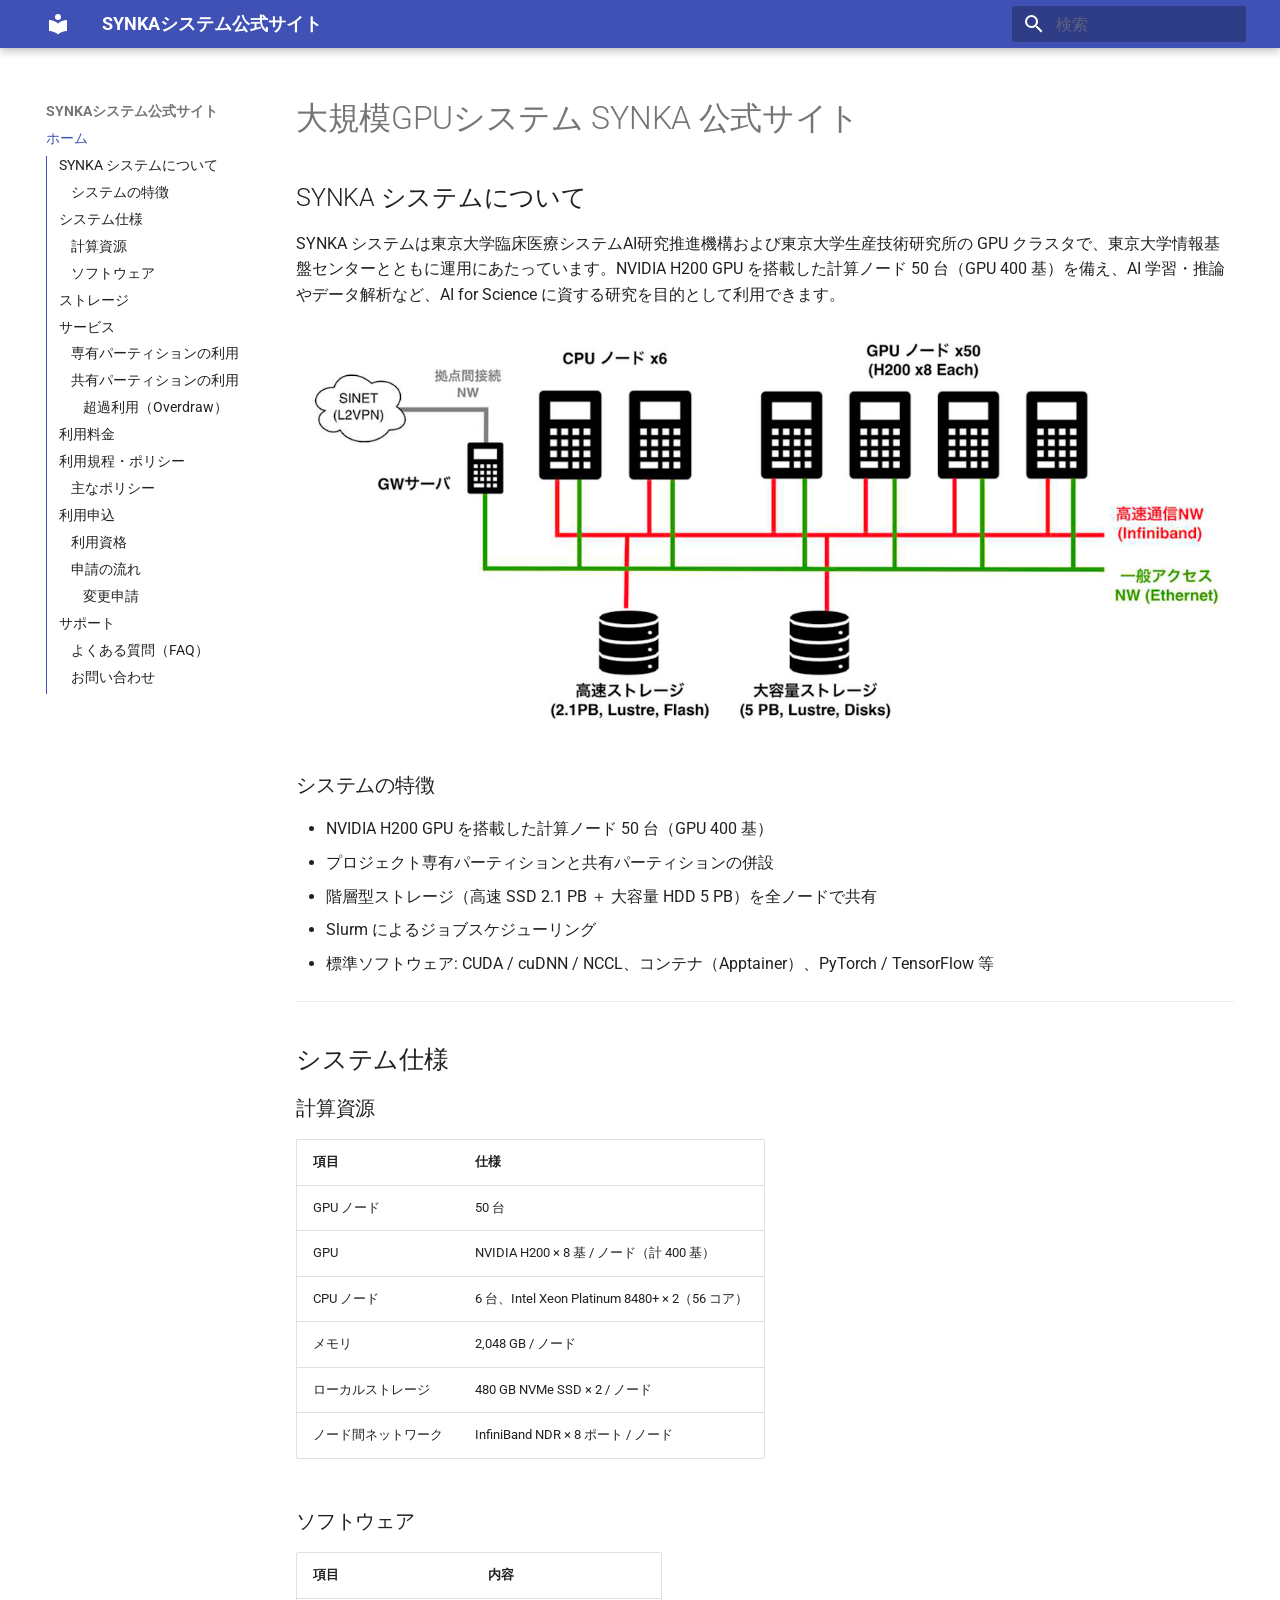
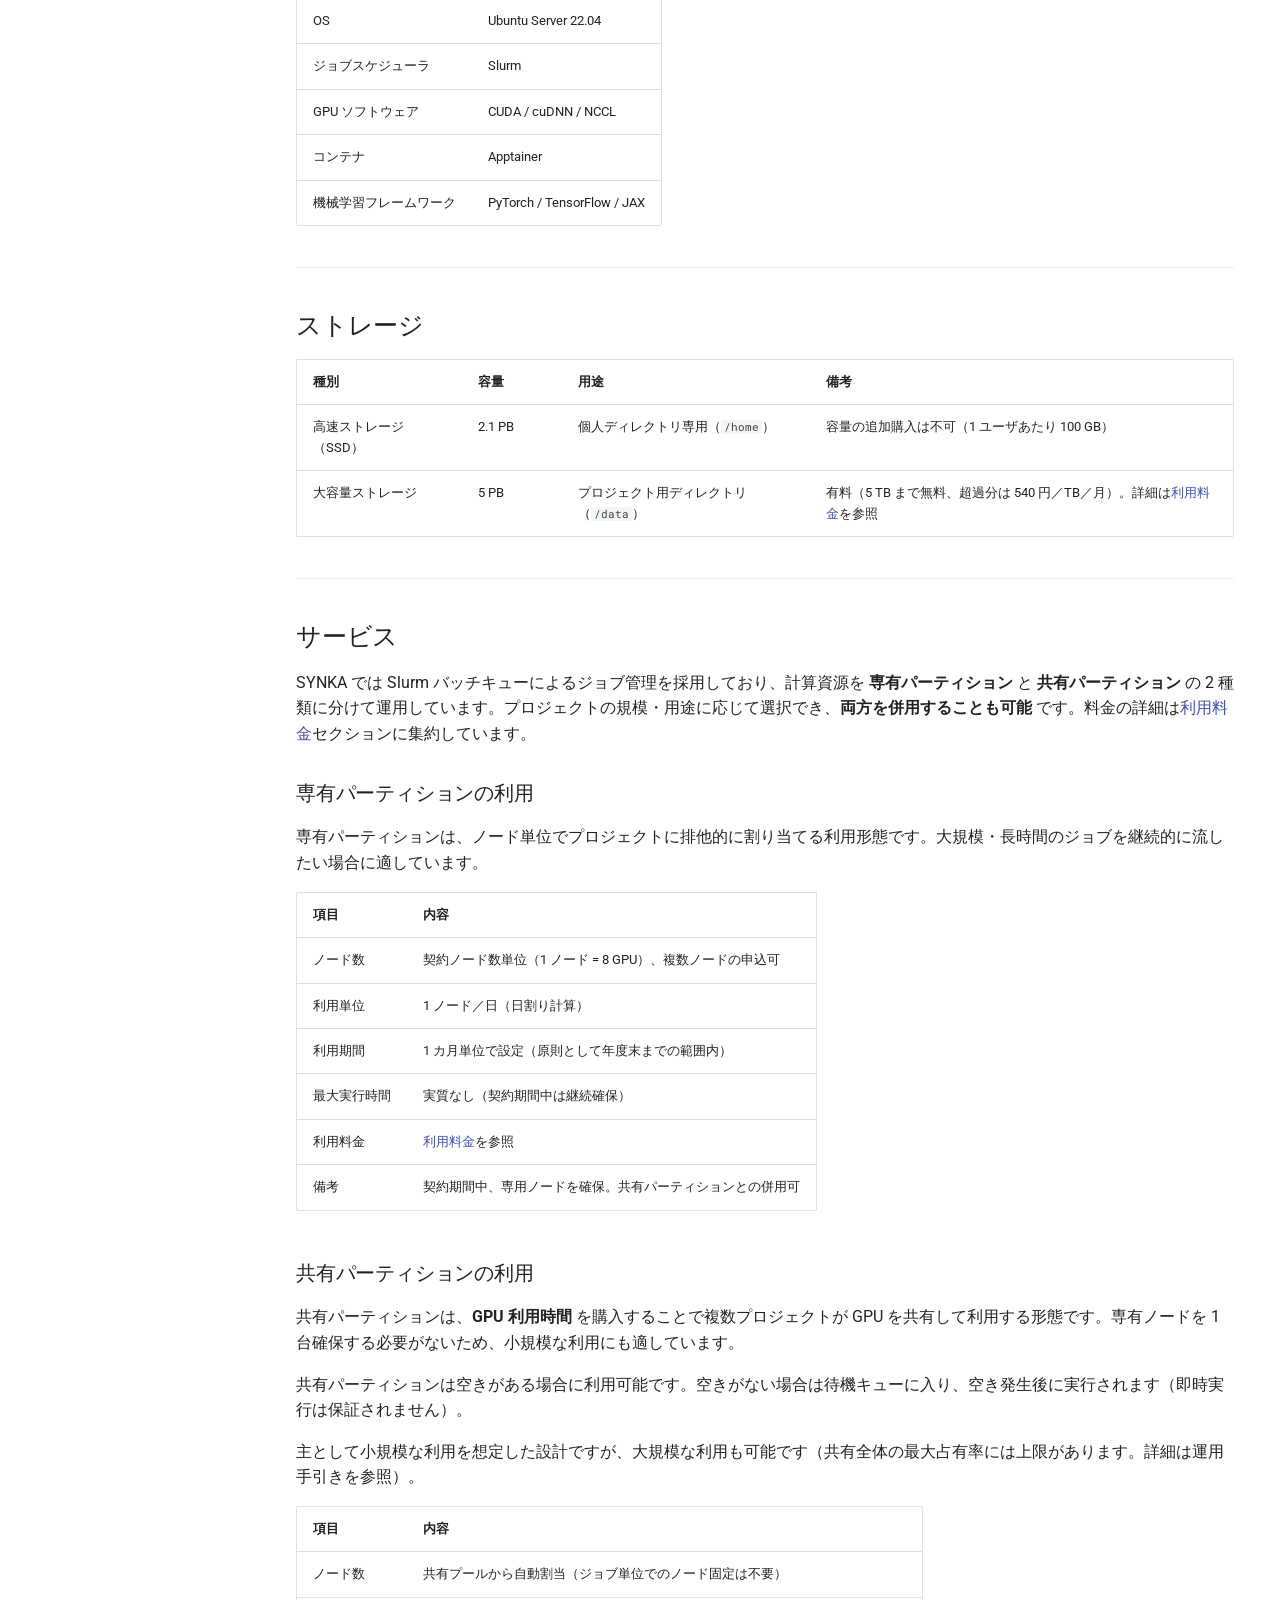
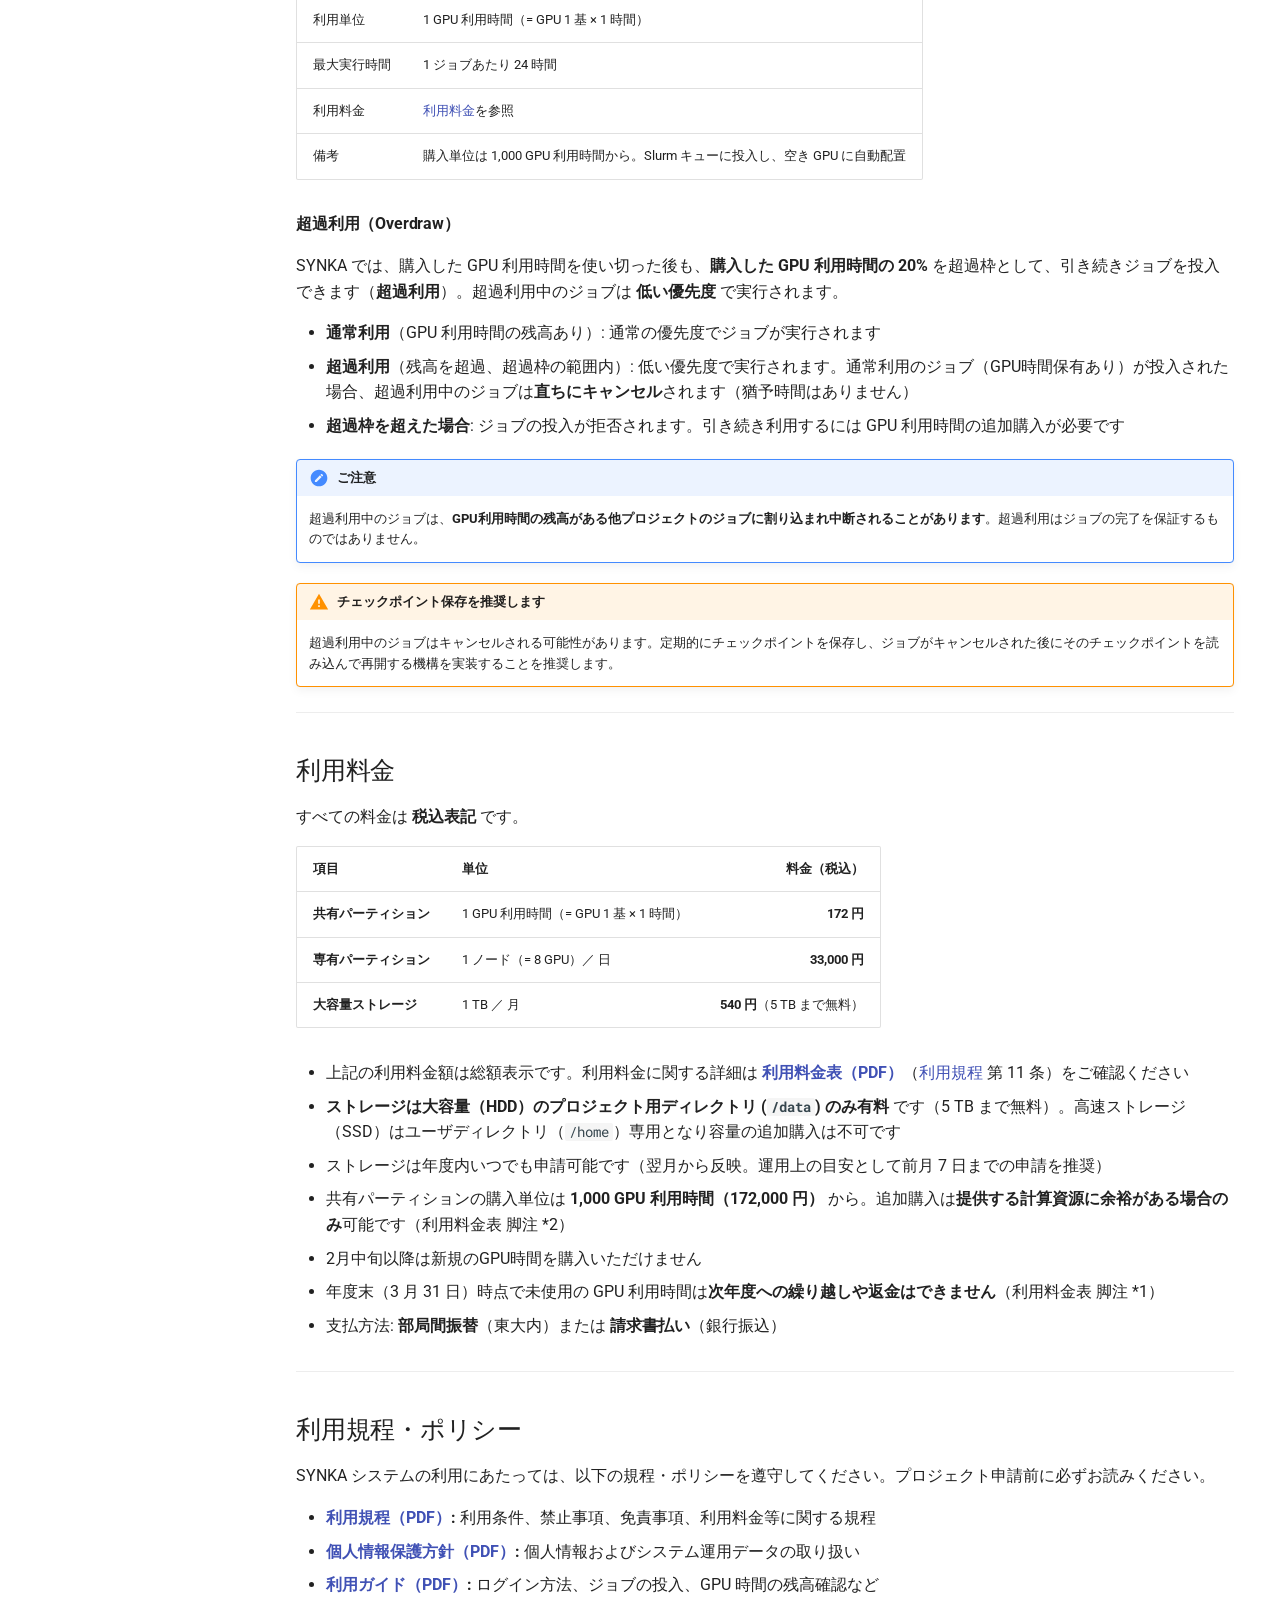
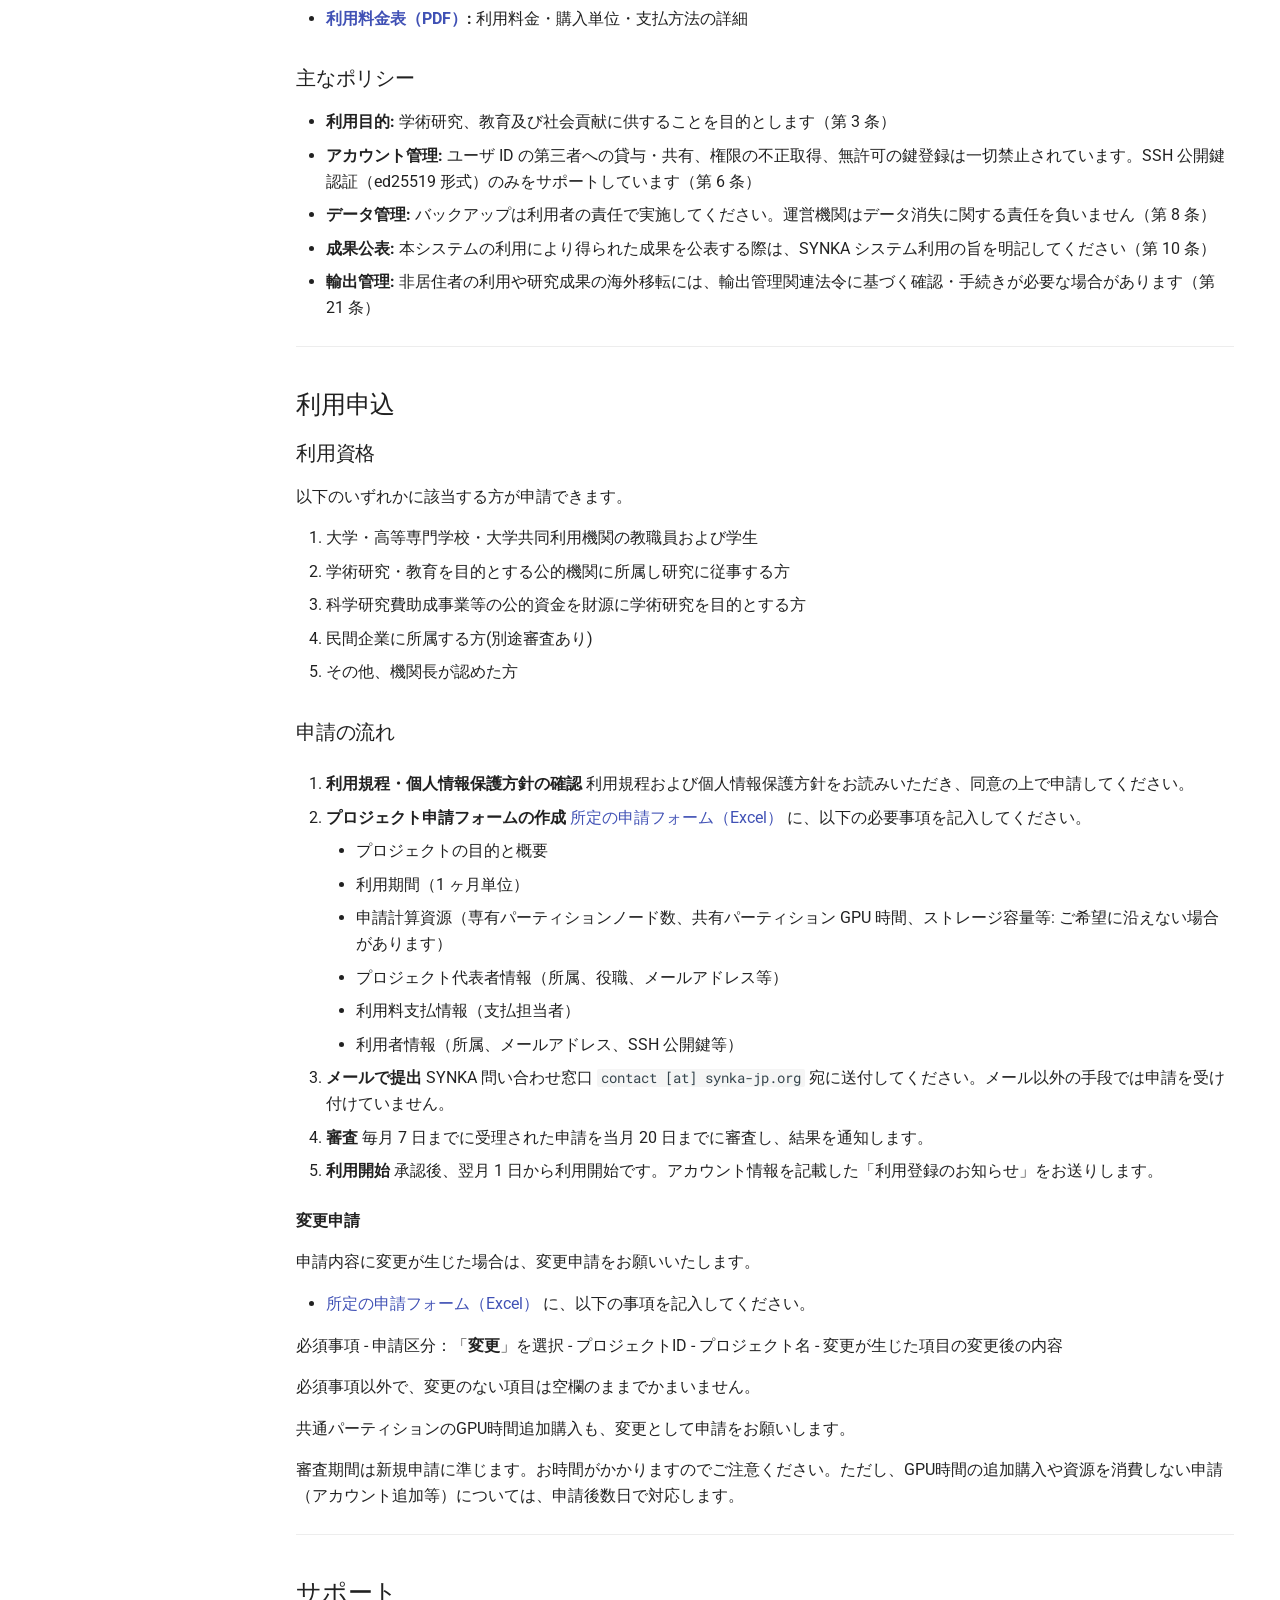
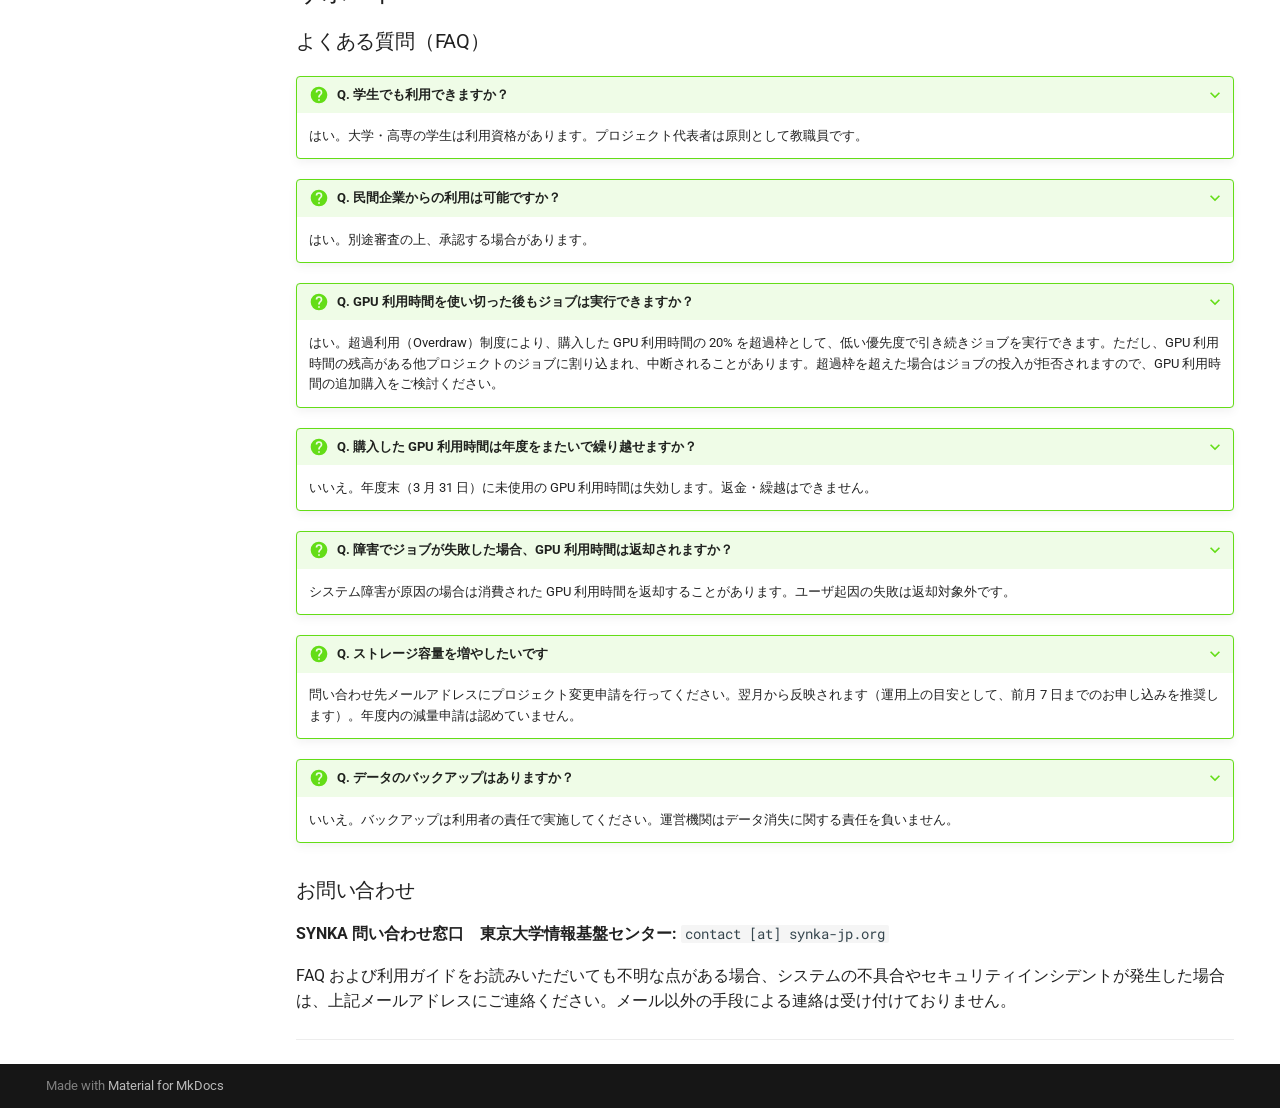
<file: index.html>
<!doctype html>
<html lang="ja" class="no-js">
  <head>
    
      <meta charset="utf-8">
      <meta name="viewport" content="width=device-width,initial-scale=1">
      
        <meta name="description" content="東京大学情報基盤センター・東京大学生産技術研究所が運用するGPUクラスタ SYNKA の公式サイト">
      
      
      
        <link rel="canonical" href="https://synka-jp.org/">
      
      
      
      
        
      
      
      <link rel="icon" href="assets/images/favicon.png">
      <meta name="generator" content="mkdocs-1.6.1, mkdocs-material-9.7.7">
    
    
      
        <title>SYNKAシステム公式サイト</title>
      
    
    
      <link rel="stylesheet" href="assets/stylesheets/main.ec1eaa64.min.css">
      
        
        <link rel="stylesheet" href="assets/stylesheets/palette.ab4e12ef.min.css">
      
      


    
    
      
    
    
      
        
        
        <link rel="preconnect" href="https://fonts.gstatic.com" crossorigin>
        <link rel="stylesheet" href="https://fonts.googleapis.com/css?family=Roboto:300,300i,400,400i,700,700i%7CRoboto+Mono:400,400i,700,700i&display=fallback">
        <style>:root{--md-text-font:"Roboto";--md-code-font:"Roboto Mono"}</style>
      
    
    
      <link rel="stylesheet" href="stylesheets/extra.css">
    
    <script>__md_scope=new URL(".",location),__md_hash=e=>[...e].reduce(((e,_)=>(e<<5)-e+_.charCodeAt(0)),0),__md_get=(e,_=localStorage,t=__md_scope)=>JSON.parse(_.getItem(t.pathname+"."+e)),__md_set=(e,_,t=localStorage,a=__md_scope)=>{try{t.setItem(a.pathname+"."+e,JSON.stringify(_))}catch(e){}}</script>
    
      

    
    
  </head>
  
  
    
    
      
    
    
    
    
    <body dir="ltr" data-md-color-scheme="default" data-md-color-primary="indigo" data-md-color-accent="indigo">
  
    
    <input class="md-toggle" data-md-toggle="drawer" type="checkbox" id="__drawer" autocomplete="off">
    <input class="md-toggle" data-md-toggle="search" type="checkbox" id="__search" autocomplete="off">
    <label class="md-overlay" for="__drawer"></label>
    <div data-md-component="skip">
      
        
        <a href="#大規模gpuシステム-synka-公式サイト" class="md-skip">
          コンテンツにスキップ
        </a>
      
    </div>
    <div data-md-component="announce">
      
    </div>
    
    
      

  

<header class="md-header md-header--shadow" data-md-component="header">
  <nav class="md-header__inner md-grid" aria-label="ヘッダー">
    <a href="." title="SYNKAシステム公式サイト" class="md-header__button md-logo" aria-label="SYNKAシステム公式サイト" data-md-component="logo">
      
  
  <svg xmlns="http://www.w3.org/2000/svg" viewBox="0 0 24 24"><path d="M12 8a3 3 0 0 0 3-3 3 3 0 0 0-3-3 3 3 0 0 0-3 3 3 3 0 0 0 3 3m0 3.54C9.64 9.35 6.5 8 3 8v11c3.5 0 6.64 1.35 9 3.54 2.36-2.19 5.5-3.54 9-3.54V8c-3.5 0-6.64 1.35-9 3.54"/></svg>

    </a>
    <label class="md-header__button md-icon" for="__drawer">
      
      <svg xmlns="http://www.w3.org/2000/svg" viewBox="0 0 24 24"><path d="M3 6h18v2H3zm0 5h18v2H3zm0 5h18v2H3z"/></svg>
    </label>
    <div class="md-header__title" data-md-component="header-title">
      <div class="md-header__ellipsis">
        <div class="md-header__topic">
          <span class="md-ellipsis">
            SYNKAシステム公式サイト
          </span>
        </div>
        <div class="md-header__topic" data-md-component="header-topic">
          <span class="md-ellipsis">
            
              ホーム
            
          </span>
        </div>
      </div>
    </div>
    
      
        <form class="md-header__option" data-md-component="palette">
  
    
    
    
    <input class="md-option" data-md-color-media="" data-md-color-scheme="default" data-md-color-primary="indigo" data-md-color-accent="indigo"  aria-hidden="true"  type="radio" name="__palette" id="__palette_0">
    
  
</form>
      
    
    
      <script>var palette=__md_get("__palette");if(palette&&palette.color){if("(prefers-color-scheme)"===palette.color.media){var media=matchMedia("(prefers-color-scheme: light)"),input=document.querySelector(media.matches?"[data-md-color-media='(prefers-color-scheme: light)']":"[data-md-color-media='(prefers-color-scheme: dark)']");palette.color.media=input.getAttribute("data-md-color-media"),palette.color.scheme=input.getAttribute("data-md-color-scheme"),palette.color.primary=input.getAttribute("data-md-color-primary"),palette.color.accent=input.getAttribute("data-md-color-accent")}for(var[key,value]of Object.entries(palette.color))document.body.setAttribute("data-md-color-"+key,value)}</script>
    
    
    
      
      
        <label class="md-header__button md-icon" for="__search">
          
          <svg xmlns="http://www.w3.org/2000/svg" viewBox="0 0 24 24"><path d="M9.5 3A6.5 6.5 0 0 1 16 9.5c0 1.61-.59 3.09-1.56 4.23l.27.27h.79l5 5-1.5 1.5-5-5v-.79l-.27-.27A6.52 6.52 0 0 1 9.5 16 6.5 6.5 0 0 1 3 9.5 6.5 6.5 0 0 1 9.5 3m0 2C7 5 5 7 5 9.5S7 14 9.5 14 14 12 14 9.5 12 5 9.5 5"/></svg>
        </label>
        <div class="md-search" data-md-component="search" role="dialog">
  <label class="md-search__overlay" for="__search"></label>
  <div class="md-search__inner" role="search">
    <form class="md-search__form" name="search">
      <input type="text" class="md-search__input" name="query" aria-label="検索" placeholder="検索" autocapitalize="off" autocorrect="off" autocomplete="off" spellcheck="false" data-md-component="search-query" required>
      <label class="md-search__icon md-icon" for="__search">
        
        <svg xmlns="http://www.w3.org/2000/svg" viewBox="0 0 24 24"><path d="M9.5 3A6.5 6.5 0 0 1 16 9.5c0 1.61-.59 3.09-1.56 4.23l.27.27h.79l5 5-1.5 1.5-5-5v-.79l-.27-.27A6.52 6.52 0 0 1 9.5 16 6.5 6.5 0 0 1 3 9.5 6.5 6.5 0 0 1 9.5 3m0 2C7 5 5 7 5 9.5S7 14 9.5 14 14 12 14 9.5 12 5 9.5 5"/></svg>
        
        <svg xmlns="http://www.w3.org/2000/svg" viewBox="0 0 24 24"><path d="M20 11v2H8l5.5 5.5-1.42 1.42L4.16 12l7.92-7.92L13.5 5.5 8 11z"/></svg>
      </label>
      <nav class="md-search__options" aria-label="検索">
        
        <button type="reset" class="md-search__icon md-icon" title="クリア" aria-label="クリア" tabindex="-1">
          
          <svg xmlns="http://www.w3.org/2000/svg" viewBox="0 0 24 24"><path d="M19 6.41 17.59 5 12 10.59 6.41 5 5 6.41 10.59 12 5 17.59 6.41 19 12 13.41 17.59 19 19 17.59 13.41 12z"/></svg>
        </button>
      </nav>
      
        <div class="md-search__suggest" data-md-component="search-suggest"></div>
      
    </form>
    <div class="md-search__output">
      <div class="md-search__scrollwrap" tabindex="0" data-md-scrollfix>
        <div class="md-search-result" data-md-component="search-result">
          <div class="md-search-result__meta">
            検索を初期化
          </div>
          <ol class="md-search-result__list" role="presentation"></ol>
        </div>
      </div>
    </div>
  </div>
</div>
      
    
    
  </nav>
  
</header>
    
    <div class="md-container" data-md-component="container">
      
      
        
          
        
      
      <main class="md-main" data-md-component="main">
        <div class="md-main__inner md-grid">
          
            
              
              <div class="md-sidebar md-sidebar--primary" data-md-component="sidebar" data-md-type="navigation" >
                <div class="md-sidebar__scrollwrap">
                  <div class="md-sidebar__inner">
                    



  

<nav class="md-nav md-nav--primary md-nav--integrated" aria-label="ナビゲーション" data-md-level="0">
  <label class="md-nav__title" for="__drawer">
    <a href="." title="SYNKAシステム公式サイト" class="md-nav__button md-logo" aria-label="SYNKAシステム公式サイト" data-md-component="logo">
      
  
  <svg xmlns="http://www.w3.org/2000/svg" viewBox="0 0 24 24"><path d="M12 8a3 3 0 0 0 3-3 3 3 0 0 0-3-3 3 3 0 0 0-3 3 3 3 0 0 0 3 3m0 3.54C9.64 9.35 6.5 8 3 8v11c3.5 0 6.64 1.35 9 3.54 2.36-2.19 5.5-3.54 9-3.54V8c-3.5 0-6.64 1.35-9 3.54"/></svg>

    </a>
    SYNKAシステム公式サイト
  </label>
  
  <ul class="md-nav__list" data-md-scrollfix>
    
      
      
  
  
    
  
  
  
    <li class="md-nav__item md-nav__item--active">
      
      <input class="md-nav__toggle md-toggle" type="checkbox" id="__toc">
      
      
        
      
      
        <label class="md-nav__link md-nav__link--active" for="__toc">
          
  
  
  <span class="md-ellipsis">
    
  
    ホーム
  

    
  </span>
  
  

          <span class="md-nav__icon md-icon"></span>
        </label>
      
      <a href="." class="md-nav__link md-nav__link--active">
        
  
  
  <span class="md-ellipsis">
    
  
    ホーム
  

    
  </span>
  
  

      </a>
      
        

<nav class="md-nav md-nav--secondary" aria-label="目次">
  
  
  
    
  
  
    <label class="md-nav__title" for="__toc">
      <span class="md-nav__icon md-icon"></span>
      目次
    </label>
    <ul class="md-nav__list" data-md-component="toc" data-md-scrollfix>
      
        <li class="md-nav__item">
  <a href="#synka-システムについて" class="md-nav__link">
    <span class="md-ellipsis">
      
        SYNKA システムについて
      
    </span>
  </a>
  
    <nav class="md-nav" aria-label="SYNKA システムについて">
      <ul class="md-nav__list">
        
          <li class="md-nav__item">
  <a href="#システムの特徴" class="md-nav__link">
    <span class="md-ellipsis">
      
        システムの特徴
      
    </span>
  </a>
  
</li>
        
      </ul>
    </nav>
  
</li>
      
        <li class="md-nav__item">
  <a href="#システム仕様" class="md-nav__link">
    <span class="md-ellipsis">
      
        システム仕様
      
    </span>
  </a>
  
    <nav class="md-nav" aria-label="システム仕様">
      <ul class="md-nav__list">
        
          <li class="md-nav__item">
  <a href="#計算資源" class="md-nav__link">
    <span class="md-ellipsis">
      
        計算資源
      
    </span>
  </a>
  
</li>
        
          <li class="md-nav__item">
  <a href="#ソフトウェア" class="md-nav__link">
    <span class="md-ellipsis">
      
        ソフトウェア
      
    </span>
  </a>
  
</li>
        
      </ul>
    </nav>
  
</li>
      
        <li class="md-nav__item">
  <a href="#ストレージ" class="md-nav__link">
    <span class="md-ellipsis">
      
        ストレージ
      
    </span>
  </a>
  
</li>
      
        <li class="md-nav__item">
  <a href="#サービス" class="md-nav__link">
    <span class="md-ellipsis">
      
        サービス
      
    </span>
  </a>
  
    <nav class="md-nav" aria-label="サービス">
      <ul class="md-nav__list">
        
          <li class="md-nav__item">
  <a href="#専有パーティションの利用" class="md-nav__link">
    <span class="md-ellipsis">
      
        専有パーティションの利用
      
    </span>
  </a>
  
</li>
        
          <li class="md-nav__item">
  <a href="#共有パーティションの利用" class="md-nav__link">
    <span class="md-ellipsis">
      
        共有パーティションの利用
      
    </span>
  </a>
  
    <nav class="md-nav" aria-label="共有パーティションの利用">
      <ul class="md-nav__list">
        
          <li class="md-nav__item">
  <a href="#超過利用overdraw" class="md-nav__link">
    <span class="md-ellipsis">
      
        超過利用（Overdraw）
      
    </span>
  </a>
  
</li>
        
      </ul>
    </nav>
  
</li>
        
      </ul>
    </nav>
  
</li>
      
        <li class="md-nav__item">
  <a href="#利用料金" class="md-nav__link">
    <span class="md-ellipsis">
      
        利用料金
      
    </span>
  </a>
  
</li>
      
        <li class="md-nav__item">
  <a href="#利用規程ポリシー" class="md-nav__link">
    <span class="md-ellipsis">
      
        利用規程・ポリシー
      
    </span>
  </a>
  
    <nav class="md-nav" aria-label="利用規程・ポリシー">
      <ul class="md-nav__list">
        
          <li class="md-nav__item">
  <a href="#主なポリシー" class="md-nav__link">
    <span class="md-ellipsis">
      
        主なポリシー
      
    </span>
  </a>
  
</li>
        
      </ul>
    </nav>
  
</li>
      
        <li class="md-nav__item">
  <a href="#利用申込" class="md-nav__link">
    <span class="md-ellipsis">
      
        利用申込
      
    </span>
  </a>
  
    <nav class="md-nav" aria-label="利用申込">
      <ul class="md-nav__list">
        
          <li class="md-nav__item">
  <a href="#利用資格" class="md-nav__link">
    <span class="md-ellipsis">
      
        利用資格
      
    </span>
  </a>
  
</li>
        
          <li class="md-nav__item">
  <a href="#申請の流れ" class="md-nav__link">
    <span class="md-ellipsis">
      
        申請の流れ
      
    </span>
  </a>
  
    <nav class="md-nav" aria-label="申請の流れ">
      <ul class="md-nav__list">
        
          <li class="md-nav__item">
  <a href="#変更申請" class="md-nav__link">
    <span class="md-ellipsis">
      
        変更申請
      
    </span>
  </a>
  
</li>
        
      </ul>
    </nav>
  
</li>
        
      </ul>
    </nav>
  
</li>
      
        <li class="md-nav__item">
  <a href="#サポート" class="md-nav__link">
    <span class="md-ellipsis">
      
        サポート
      
    </span>
  </a>
  
    <nav class="md-nav" aria-label="サポート">
      <ul class="md-nav__list">
        
          <li class="md-nav__item">
  <a href="#よくある質問faq" class="md-nav__link">
    <span class="md-ellipsis">
      
        よくある質問（FAQ）
      
    </span>
  </a>
  
</li>
        
          <li class="md-nav__item">
  <a href="#お問い合わせ" class="md-nav__link">
    <span class="md-ellipsis">
      
        お問い合わせ
      
    </span>
  </a>
  
</li>
        
      </ul>
    </nav>
  
</li>
      
    </ul>
  
</nav>
      
    </li>
  

    
  </ul>
</nav>
                  </div>
                </div>
              </div>
            
            
          
          
            <div class="md-content" data-md-component="content">
              
              <article class="md-content__inner md-typeset">
                
                  



<h1 id="大規模gpuシステム-synka-公式サイト">大規模GPUシステム SYNKA 公式サイト<a class="headerlink" href="#大規模gpuシステム-synka-公式サイト" title="Permanent link">&para;</a></h1>
<h2 id="synka-システムについて">SYNKA システムについて<a class="headerlink" href="#synka-システムについて" title="Permanent link">&para;</a></h2>
<p>SYNKA システムは東京大学臨床医療システムAI研究推進機構および東京大学生産技術研究所の GPU クラスタで、東京大学情報基盤センターとともに運用にあたっています。NVIDIA H200 GPU を搭載した計算ノード 50 台（GPU 400 基）を備え、AI 学習・推論やデータ解析など、AI for Science に資する研究を目的として利用できます。</p>
<p><img alt="システム構成図" src="onepager-assets/images/system-architecture.png" /></p>
<h3 id="システムの特徴">システムの特徴<a class="headerlink" href="#システムの特徴" title="Permanent link">&para;</a></h3>
<ul>
<li>NVIDIA H200 GPU を搭載した計算ノード 50 台（GPU 400 基）</li>
<li>プロジェクト専有パーティションと共有パーティションの併設</li>
<li>階層型ストレージ（高速 SSD 2.1 PB ＋ 大容量 HDD 5 PB）を全ノードで共有</li>
<li>Slurm によるジョブスケジューリング</li>
<li>標準ソフトウェア: CUDA / cuDNN / NCCL、コンテナ（Apptainer）、PyTorch / TensorFlow 等</li>
</ul>
<hr />
<h2 id="システム仕様">システム仕様<a class="headerlink" href="#システム仕様" title="Permanent link">&para;</a></h2>
<h3 id="計算資源">計算資源<a class="headerlink" href="#計算資源" title="Permanent link">&para;</a></h3>
<table>
<thead>
<tr>
<th>項目</th>
<th>仕様</th>
</tr>
</thead>
<tbody>
<tr>
<td>GPU ノード</td>
<td>50 台</td>
</tr>
<tr>
<td>GPU</td>
<td>NVIDIA H200 × 8 基 / ノード（計 400 基）</td>
</tr>
<tr>
<td>CPU ノード</td>
<td>6 台、Intel Xeon Platinum 8480+ × 2（56 コア）</td>
</tr>
<tr>
<td>メモリ</td>
<td>2,048 GB / ノード</td>
</tr>
<tr>
<td>ローカルストレージ</td>
<td>480 GB NVMe SSD × 2 / ノード</td>
</tr>
<tr>
<td>ノード間ネットワーク</td>
<td>InfiniBand NDR × 8 ポート / ノード</td>
</tr>
</tbody>
</table>
<h3 id="ソフトウェア">ソフトウェア<a class="headerlink" href="#ソフトウェア" title="Permanent link">&para;</a></h3>
<table>
<thead>
<tr>
<th>項目</th>
<th>内容</th>
</tr>
</thead>
<tbody>
<tr>
<td>OS</td>
<td>Ubuntu Server 22.04</td>
</tr>
<tr>
<td>ジョブスケジューラ</td>
<td>Slurm</td>
</tr>
<tr>
<td>GPU ソフトウェア</td>
<td>CUDA / cuDNN / NCCL</td>
</tr>
<tr>
<td>コンテナ</td>
<td>Apptainer</td>
</tr>
<tr>
<td>機械学習フレームワーク</td>
<td>PyTorch / TensorFlow / JAX</td>
</tr>
</tbody>
</table>
<hr />
<h2 id="ストレージ">ストレージ<a class="headerlink" href="#ストレージ" title="Permanent link">&para;</a></h2>
<table>
<thead>
<tr>
<th>種別</th>
<th>容量</th>
<th>用途</th>
<th>備考</th>
</tr>
</thead>
<tbody>
<tr>
<td>高速ストレージ（SSD）</td>
<td>2.1 PB</td>
<td>個人ディレクトリ専用（<code>/home</code>）</td>
<td>容量の追加購入は不可（1 ユーザあたり 100 GB）</td>
</tr>
<tr>
<td>大容量ストレージ</td>
<td>5 PB</td>
<td>プロジェクト用ディレクトリ（<code>/data</code>）</td>
<td>有料（5 TB まで無料、超過分は 540 円／TB／月）。詳細は<a href="#利用料金">利用料金</a>を参照</td>
</tr>
</tbody>
</table>
<hr />
<h2 id="サービス">サービス<a class="headerlink" href="#サービス" title="Permanent link">&para;</a></h2>
<p>SYNKA では Slurm バッチキューによるジョブ管理を採用しており、計算資源を <strong>専有パーティション</strong> と <strong>共有パーティション</strong> の 2 種類に分けて運用しています。プロジェクトの規模・用途に応じて選択でき、<strong>両方を併用することも可能</strong> です。料金の詳細は<a href="#利用料金">利用料金</a>セクションに集約しています。</p>
<h3 id="専有パーティションの利用">専有パーティションの利用<a class="headerlink" href="#専有パーティションの利用" title="Permanent link">&para;</a></h3>
<p>専有パーティションは、ノード単位でプロジェクトに排他的に割り当てる利用形態です。大規模・長時間のジョブを継続的に流したい場合に適しています。</p>
<table>
<thead>
<tr>
<th>項目</th>
<th>内容</th>
</tr>
</thead>
<tbody>
<tr>
<td>ノード数</td>
<td>契約ノード数単位（1 ノード = 8 GPU）、複数ノードの申込可</td>
</tr>
<tr>
<td>利用単位</td>
<td>1 ノード／日（日割り計算）</td>
</tr>
<tr>
<td>利用期間</td>
<td>1 カ月単位で設定（原則として年度末までの範囲内）</td>
</tr>
<tr>
<td>最大実行時間</td>
<td>実質なし（契約期間中は継続確保）</td>
</tr>
<tr>
<td>利用料金</td>
<td><a href="#利用料金">利用料金</a>を参照</td>
</tr>
<tr>
<td>備考</td>
<td>契約期間中、専用ノードを確保。共有パーティションとの併用可</td>
</tr>
</tbody>
</table>
<h3 id="共有パーティションの利用">共有パーティションの利用<a class="headerlink" href="#共有パーティションの利用" title="Permanent link">&para;</a></h3>
<p>共有パーティションは、<strong>GPU 利用時間</strong> を購入することで複数プロジェクトが GPU を共有して利用する形態です。専有ノードを 1 台確保する必要がないため、小規模な利用にも適しています。</p>
<p>共有パーティションは空きがある場合に利用可能です。空きがない場合は待機キューに入り、空き発生後に実行されます（即時実行は保証されません）。</p>
<p>主として小規模な利用を想定した設計ですが、大規模な利用も可能です（共有全体の最大占有率には上限があります。詳細は運用手引きを参照）。</p>
<table>
<thead>
<tr>
<th>項目</th>
<th>内容</th>
</tr>
</thead>
<tbody>
<tr>
<td>ノード数</td>
<td>共有プールから自動割当（ジョブ単位でのノード固定は不要）</td>
</tr>
<tr>
<td>利用単位</td>
<td>1 GPU 利用時間（= GPU 1 基 × 1 時間）</td>
</tr>
<tr>
<td>最大実行時間</td>
<td>1 ジョブあたり 24 時間</td>
</tr>
<tr>
<td>利用料金</td>
<td><a href="#利用料金">利用料金</a>を参照</td>
</tr>
<tr>
<td>備考</td>
<td>購入単位は 1,000 GPU 利用時間から。Slurm キューに投入し、空き GPU に自動配置</td>
</tr>
</tbody>
</table>
<h4 id="超過利用overdraw">超過利用（Overdraw）<a class="headerlink" href="#超過利用overdraw" title="Permanent link">&para;</a></h4>
<p>SYNKA では、購入した GPU 利用時間を使い切った後も、<strong>購入した GPU 利用時間の 20%</strong> を超過枠として、引き続きジョブを投入できます（<strong>超過利用</strong>）。超過利用中のジョブは <strong>低い優先度</strong> で実行されます。</p>
<ul>
<li><strong>通常利用</strong>（GPU 利用時間の残高あり）: 通常の優先度でジョブが実行されます</li>
<li><strong>超過利用</strong>（残高を超過、超過枠の範囲内）: 低い優先度で実行されます。通常利用のジョブ（GPU時間保有あり）が投入された場合、超過利用中のジョブは<strong>直ちにキャンセル</strong>されます（猶予時間はありません）</li>
<li><strong>超過枠を超えた場合</strong>: ジョブの投入が拒否されます。引き続き利用するには GPU 利用時間の追加購入が必要です</li>
</ul>
<div class="admonition note">
<p class="admonition-title">ご注意</p>
<p>超過利用中のジョブは、<strong>GPU利用時間の残高がある他プロジェクトのジョブに割り込まれ中断されることがあります</strong>。超過利用はジョブの完了を保証するものではありません。</p>
</div>
<div class="admonition warning">
<p class="admonition-title">チェックポイント保存を推奨します</p>
<p>超過利用中のジョブはキャンセルされる可能性があります。定期的にチェックポイントを保存し、ジョブがキャンセルされた後にそのチェックポイントを読み込んで再開する機構を実装することを推奨します。</p>
</div>
<hr />
<h2 id="利用料金">利用料金<a class="headerlink" href="#利用料金" title="Permanent link">&para;</a></h2>
<p>すべての料金は <strong>税込表記</strong> です。</p>
<table>
<thead>
<tr>
<th>項目</th>
<th>単位</th>
<th style="text-align: right;">料金（税込）</th>
</tr>
</thead>
<tbody>
<tr>
<td><strong>共有パーティション</strong></td>
<td>1 GPU 利用時間（= GPU 1 基 × 1 時間）</td>
<td style="text-align: right;"><strong>172 円</strong></td>
</tr>
<tr>
<td><strong>専有パーティション</strong></td>
<td>1 ノード（= 8 GPU）／ 日</td>
<td style="text-align: right;"><strong>33,000 円</strong></td>
</tr>
<tr>
<td><strong>大容量ストレージ</strong></td>
<td>1 TB ／ 月</td>
<td style="text-align: right;"><strong>540 円</strong>（5 TB まで無料）</td>
</tr>
</tbody>
</table>
<ul>
<li>上記の利用料金額は総額表示です。利用料金に関する詳細は <a href="onepager-assets/images/SYNKA_pricelist.pdf"><strong>利用料金表（PDF）</strong></a>（<a href="https://drive.google.com/file/d/1gP57TTbfWYQ7vZSKATl86oWcBT_hWAZB/view">利用規程</a> 第 11 条）をご確認ください</li>
<li>
<p><strong>ストレージは大容量（HDD）のプロジェクト用ディレクトリ (<code>/data</code>) のみ有料</strong> です（5 TB まで無料）。高速ストレージ（SSD）はユーザディレクトリ（<code>/home</code>）専用となり容量の追加購入は不可です</p>
</li>
<li>
<p>ストレージは年度内いつでも申請可能です（翌月から反映。運用上の目安として前月 7 日までの申請を推奨）</p>
</li>
<li>
<p>共有パーティションの購入単位は <strong>1,000 GPU 利用時間（172,000 円）</strong> から。追加購入は<strong>提供する計算資源に余裕がある場合のみ</strong>可能です（利用料金表 脚注 *2）</p>
</li>
<li>
<p>2⽉中旬以降は新規のGPU時間を購入いただけません</p>
</li>
<li>
<p>年度末（3 月 31 日）時点で未使用の GPU 利用時間は<strong>次年度への繰り越しや返金はできません</strong>（利用料金表 脚注 *1）</p>
</li>
<li>
<p>支払方法: <strong>部局間振替</strong>（東大内）または <strong>請求書払い</strong>（銀行振込）</p>
</li>
</ul>
<hr />
<h2 id="利用規程ポリシー">利用規程・ポリシー<a class="headerlink" href="#利用規程ポリシー" title="Permanent link">&para;</a></h2>
<p>SYNKA システムの利用にあたっては、以下の規程・ポリシーを遵守してください。プロジェクト申請前に必ずお読みください。</p>
<ul>
<li><strong><a href="https://drive.google.com/file/d/1gP57TTbfWYQ7vZSKATl86oWcBT_hWAZB/view">利用規程（PDF）</a>:</strong> 利用条件、禁止事項、免責事項、利用料金等に関する規程</li>
<li><strong><a href="https://drive.google.com/file/d/1T20s-t-3tNWDr8Ylgzt_KiSAjeaAhO7B/view">個人情報保護方針（PDF）</a>:</strong> 個人情報およびシステム運用データの取り扱い</li>
<li><strong><a href="https://drive.google.com/file/d/1uFmiM_8LkCNguK1BKwgsFJ4i-J51gO8-/view">利用ガイド（PDF）</a>:</strong> ログイン方法、ジョブの投入、GPU 時間の残高確認など</li>
<li><strong><a href="onepager-assets/images/SYNKA_pricelist.pdf">利用料金表（PDF）</a>:</strong> 利用料金・購入単位・支払方法の詳細</li>
</ul>
<h3 id="主なポリシー">主なポリシー<a class="headerlink" href="#主なポリシー" title="Permanent link">&para;</a></h3>
<ul>
<li><strong>利用目的:</strong> 学術研究、教育及び社会貢献に供することを目的とします（第 3 条）</li>
<li><strong>アカウント管理:</strong> ユーザ ID の第三者への貸与・共有、権限の不正取得、無許可の鍵登録は一切禁止されています。SSH 公開鍵認証（ed25519 形式）のみをサポートしています（第 6 条）</li>
<li><strong>データ管理:</strong> バックアップは利用者の責任で実施してください。運営機関はデータ消失に関する責任を負いません（第 8 条）</li>
<li><strong>成果公表:</strong> 本システムの利用により得られた成果を公表する際は、SYNKA システム利用の旨を明記してください（第 10 条）</li>
<li><strong>輸出管理:</strong> 非居住者の利用や研究成果の海外移転には、輸出管理関連法令に基づく確認・手続きが必要な場合があります（第 21 条）</li>
</ul>
<hr />
<h2 id="利用申込">利用申込<a class="headerlink" href="#利用申込" title="Permanent link">&para;</a></h2>
<h3 id="利用資格">利用資格<a class="headerlink" href="#利用資格" title="Permanent link">&para;</a></h3>
<p>以下のいずれかに該当する方が申請できます。</p>
<ol>
<li>大学・高等専門学校・大学共同利用機関の教職員および学生</li>
<li>学術研究・教育を目的とする公的機関に所属し研究に従事する方</li>
<li>科学研究費助成事業等の公的資金を財源に学術研究を目的とする方</li>
<li>民間企業に所属する方(別途審査あり)</li>
<li>その他、機関長が認めた方</li>
</ol>
<h3 id="申請の流れ">申請の流れ<a class="headerlink" href="#申請の流れ" title="Permanent link">&para;</a></h3>
<ol>
<li>
<p><strong>利用規程・個人情報保護方針の確認</strong>
   利用規程および個人情報保護方針をお読みいただき、同意の上で申請してください。</p>
</li>
<li>
<p><strong>プロジェクト申請フォームの作成</strong>
   <a href="https://docs.google.com/spreadsheets/d/1zWkV_cqDvvFwrEKWdkRY2pQqsi-tZcaD/edit?usp=sharing">所定の申請フォーム（Excel）</a> に、以下の必要事項を記入してください。</p>
<ul>
<li>プロジェクトの目的と概要</li>
<li>利用期間（1 ヶ月単位）</li>
<li>申請計算資源（専有パーティションノード数、共有パーティション GPU 時間、ストレージ容量等: ご希望に沿えない場合があります）</li>
<li>プロジェクト代表者情報（所属、役職、メールアドレス等）</li>
<li>利用料支払情報（支払担当者）</li>
<li>利用者情報（所属、メールアドレス、SSH 公開鍵等）</li>
</ul>
</li>
<li>
<p><strong>メールで提出</strong>
   SYNKA 問い合わせ窓口 <code>contact [at] synka-jp.org</code> 宛に送付してください。メール以外の手段では申請を受け付けていません。</p>
</li>
<li>
<p><strong>審査</strong>
   毎月 7 日までに受理された申請を当月 20 日までに審査し、結果を通知します。</p>
</li>
<li>
<p><strong>利用開始</strong>
   承認後、翌月 1 日から利用開始です。アカウント情報を記載した「利用登録のお知らせ」をお送りします。</p>
</li>
</ol>
<h4 id="変更申請">変更申請<a class="headerlink" href="#変更申請" title="Permanent link">&para;</a></h4>
<p>申請内容に変更が生じた場合は、変更申請をお願いいたします。</p>
<ul>
<li><a href="https://docs.google.com/spreadsheets/d/1zWkV_cqDvvFwrEKWdkRY2pQqsi-tZcaD/edit?usp=sharing">所定の申請フォーム（Excel）</a> に、以下の事項を記入してください。</li>
</ul>
<p>必須事項
  - 申請区分：「<strong>変更</strong>」を選択
  - プロジェクトID
  - プロジェクト名
  - 変更が生じた項目の変更後の内容</p>
<p>必須事項以外で、変更のない項目は空欄のままでかまいません。</p>
<p>共通パーティションのGPU時間追加購入も、変更として申請をお願いします。</p>
<p>審査期間は新規申請に準じます。お時間がかかりますのでご注意ください。ただし、GPU時間の追加購入や資源を消費しない申請（アカウント追加等）については、申請後数日で対応します。</p>
<hr />
<h2 id="サポート">サポート<a class="headerlink" href="#サポート" title="Permanent link">&para;</a></h2>
<h3 id="よくある質問faq">よくある質問（FAQ）<a class="headerlink" href="#よくある質問faq" title="Permanent link">&para;</a></h3>
<details class="question" open="open">
<summary>Q. 学生でも利用できますか？</summary>
<p>はい。大学・高専の学生は利用資格があります。プロジェクト代表者は原則として教職員です。</p>
</details>
<details class="question" open="open">
<summary>Q. 民間企業からの利用は可能ですか？</summary>
<p>はい。別途審査の上、承認する場合があります。</p>
</details>
<details class="question" open="open">
<summary>Q. GPU 利用時間を使い切った後もジョブは実行できますか？</summary>
<p>はい。超過利用（Overdraw）制度により、購入した GPU 利用時間の 20% を超過枠として、低い優先度で引き続きジョブを実行できます。ただし、GPU 利用時間の残高がある他プロジェクトのジョブに割り込まれ、中断されることがあります。超過枠を超えた場合はジョブの投入が拒否されますので、GPU 利用時間の追加購入をご検討ください。</p>
</details>
<details class="question" open="open">
<summary>Q. 購入した GPU 利用時間は年度をまたいで繰り越せますか？</summary>
<p>いいえ。年度末（3 月 31 日）に未使用の GPU 利用時間は失効します。返金・繰越はできません。</p>
</details>
<details class="question" open="open">
<summary>Q. 障害でジョブが失敗した場合、GPU 利用時間は返却されますか？</summary>
<p>システム障害が原因の場合は消費された GPU 利用時間を返却することがあります。ユーザ起因の失敗は返却対象外です。</p>
</details>
<details class="question" open="open">
<summary>Q. ストレージ容量を増やしたいです</summary>
<p>問い合わせ先メールアドレスにプロジェクト変更申請を行ってください。翌月から反映されます（運用上の目安として、前月 7 日までのお申し込みを推奨します）。年度内の減量申請は認めていません。</p>
</details>
<details class="question" open="open">
<summary>Q. データのバックアップはありますか？</summary>
<p>いいえ。バックアップは利用者の責任で実施してください。運営機関はデータ消失に関する責任を負いません。</p>
</details>
<h3 id="お問い合わせ">お問い合わせ<a class="headerlink" href="#お問い合わせ" title="Permanent link">&para;</a></h3>
<p><strong>SYNKA 問い合わせ窓口　東京大学情報基盤センター:</strong> <code>contact [at] synka-jp.org</code></p>
<p>FAQ および利用ガイドをお読みいただいても不明な点がある場合、システムの不具合やセキュリティインシデントが発生した場合は、上記メールアドレスにご連絡ください。メール以外の手段による連絡は受け付けておりません。</p>
<hr />












                
              </article>
            </div>
          
          
<script>var target=document.getElementById(location.hash.slice(1));target&&target.name&&(target.checked=target.name.startsWith("__tabbed_"))</script>
        </div>
        
      </main>
      
        <footer class="md-footer">
  
  <div class="md-footer-meta md-typeset">
    <div class="md-footer-meta__inner md-grid">
      <div class="md-copyright">
  
  
    Made with
    <a href="https://squidfunk.github.io/mkdocs-material/" target="_blank" rel="noopener">
      Material for MkDocs
    </a>
  
</div>
      
    </div>
  </div>
</footer>
      
    </div>
    <div class="md-dialog" data-md-component="dialog">
      <div class="md-dialog__inner md-typeset"></div>
    </div>
    
    
    
      
      
      <script id="__config" type="application/json">{"annotate": null, "base": ".", "features": ["navigation.instant", "navigation.tracking", "toc.integrate", "search.highlight", "search.suggest"], "search": "assets/javascripts/workers/search.2c215733.min.js", "tags": null, "translations": {"clipboard.copied": "\u30b3\u30d4\u30fc\u3057\u307e\u3057\u305f", "clipboard.copy": "\u30af\u30ea\u30c3\u30d7\u30dc\u30fc\u30c9\u3078\u30b3\u30d4\u30fc", "search.result.more.one": "\u3053\u306e\u30da\u30fc\u30b8\u5185\u306b\u3082\u30461\u4ef6\u898b\u3064\u304b\u308a\u307e\u3057\u305f", "search.result.more.other": "\u3053\u306e\u30da\u30fc\u30b8\u5185\u306b\u3042\u3068#\u4ef6\u898b\u3064\u304b\u308a\u307e\u3057\u305f", "search.result.none": "\u4f55\u3082\u898b\u3064\u304b\u308a\u307e\u305b\u3093\u3067\u3057\u305f", "search.result.one": "1\u4ef6\u898b\u3064\u304b\u308a\u307e\u3057\u305f", "search.result.other": "#\u4ef6\u898b\u3064\u304b\u308a\u307e\u3057\u305f", "search.result.placeholder": "\u691c\u7d22\u30ad\u30fc\u30ef\u30fc\u30c9\u3092\u5165\u529b\u3057\u3066\u304f\u3060\u3055\u3044", "search.result.term.missing": "\u691c\u7d22\u306b\u542b\u307e\u308c\u306a\u3044", "select.version": "\u30d0\u30fc\u30b8\u30e7\u30f3\u5207\u308a\u66ff\u3048"}, "version": null}</script>
    
    
      <script src="assets/javascripts/bundle.d7400e89.min.js"></script>
      
    
  </body>
</html>
</file>
<file: stylesheets/extra.css>
:root{--md-primary-fg-color:#3f51b5;}

/* ==こういう== 記法の見た目を“赤い太字”に */
mark { background: none; color: #d32f2f; font-weight: 700; }
</file>
<file: assets/stylesheets/main.ec1eaa64.min.css>
@charset "UTF-8";html{-webkit-text-size-adjust:none;-moz-text-size-adjust:none;text-size-adjust:none;box-sizing:border-box}*,:after,:before{box-sizing:inherit}@media (prefers-reduced-motion){*,:after,:before{transition:none!important}}body{margin:0}a,button,input,label{-webkit-tap-highlight-color:transparent}a{color:inherit;text-decoration:none}hr{border:0;box-sizing:initial;display:block;height:.05rem;overflow:visible;padding:0}small{font-size:80%}sub,sup{line-height:1em}img{border-style:none}table{border-collapse:initial;border-spacing:0}td,th{font-weight:400;vertical-align:top}button{background:#0000;border:0;font-family:inherit;font-size:inherit;margin:0;padding:0}input{border:0;outline:none}:root{--md-primary-fg-color:#4051b5;--md-primary-fg-color--light:#5d6cc0;--md-primary-fg-color--dark:#303fa1;--md-primary-bg-color:#fff;--md-primary-bg-color--light:#ffffffb3;--md-accent-fg-color:#526cfe;--md-accent-fg-color--transparent:#526cfe1a;--md-accent-bg-color:#fff;--md-accent-bg-color--light:#ffffffb3}[data-md-color-scheme=default]{color-scheme:light}[data-md-color-scheme=default] img[src$="#gh-dark-mode-only"],[data-md-color-scheme=default] img[src$="#only-dark"]{display:none}:root,[data-md-color-scheme=default]{--md-hue:225deg;--md-default-fg-color:#000000de;--md-default-fg-color--light:#0000008a;--md-default-fg-color--lighter:#00000052;--md-default-fg-color--lightest:#00000012;--md-default-bg-color:#fff;--md-default-bg-color--light:#ffffffb3;--md-default-bg-color--lighter:#ffffff4d;--md-default-bg-color--lightest:#ffffff1f;--md-code-fg-color:#36464e;--md-code-bg-color:#f5f5f5;--md-code-bg-color--light:#f5f5f5b3;--md-code-bg-color--lighter:#f5f5f54d;--md-code-hl-color:#4287ff;--md-code-hl-color--light:#4287ff1a;--md-code-hl-number-color:#d52a2a;--md-code-hl-special-color:#db1457;--md-code-hl-function-color:#a846b9;--md-code-hl-constant-color:#6e59d9;--md-code-hl-keyword-color:#3f6ec6;--md-code-hl-string-color:#1c7d4d;--md-code-hl-name-color:var(--md-code-fg-color);--md-code-hl-operator-color:var(--md-default-fg-color--light);--md-code-hl-punctuation-color:var(--md-default-fg-color--light);--md-code-hl-comment-color:var(--md-default-fg-color--light);--md-code-hl-generic-color:var(--md-default-fg-color--light);--md-code-hl-variable-color:var(--md-default-fg-color--light);--md-typeset-color:var(--md-default-fg-color);--md-typeset-a-color:var(--md-primary-fg-color);--md-typeset-del-color:#f5503d26;--md-typeset-ins-color:#0bd57026;--md-typeset-kbd-color:#fafafa;--md-typeset-kbd-accent-color:#fff;--md-typeset-kbd-border-color:#b8b8b8;--md-typeset-mark-color:#ffff0080;--md-typeset-table-color:#0000001f;--md-typeset-table-color--light:rgba(0,0,0,.035);--md-admonition-fg-color:var(--md-default-fg-color);--md-admonition-bg-color:var(--md-default-bg-color);--md-warning-fg-color:#000000de;--md-warning-bg-color:#ff9;--md-footer-fg-color:#fff;--md-footer-fg-color--light:#ffffffb3;--md-footer-fg-color--lighter:#ffffff73;--md-footer-bg-color:#000000de;--md-footer-bg-color--dark:#00000052;--md-shadow-z1:0 0.2rem 0.5rem #0000000d,0 0 0.05rem #0000001a;--md-shadow-z2:0 0.2rem 0.5rem #0000001a,0 0 0.05rem #00000040;--md-shadow-z3:0 0.2rem 0.5rem #0003,0 0 0.05rem #00000059}.md-icon svg{fill:currentcolor;display:block;height:1.2rem;width:1.2rem}body{-webkit-font-smoothing:antialiased;-moz-osx-font-smoothing:grayscale;--md-text-font-family:var(--md-text-font,_),-apple-system,BlinkMacSystemFont,Helvetica,Arial,sans-serif;--md-code-font-family:var(--md-code-font,_),SFMono-Regular,Consolas,Menlo,monospace}aside,body,input{font-feature-settings:"kern","liga";color:var(--md-typeset-color);font-family:var(--md-text-font-family)}code,kbd,pre{font-feature-settings:"kern";font-family:var(--md-code-font-family)}:root{--md-typeset-table-sort-icon:url('data:image/svg+xml;charset=utf-8,<svg xmlns="http://www.w3.org/2000/svg" viewBox="0 0 24 24"><path d="m18 21-4-4h3V7h-3l4-4 4 4h-3v10h3M2 19v-2h10v2M2 13v-2h7v2M2 7V5h4v2z"/></svg>');--md-typeset-table-sort-icon--asc:url('data:image/svg+xml;charset=utf-8,<svg xmlns="http://www.w3.org/2000/svg" viewBox="0 0 24 24"><path d="M19 17h3l-4 4-4-4h3V3h2M2 17h10v2H2M6 5v2H2V5m0 6h7v2H2z"/></svg>');--md-typeset-table-sort-icon--desc:url('data:image/svg+xml;charset=utf-8,<svg xmlns="http://www.w3.org/2000/svg" viewBox="0 0 24 24"><path d="M19 7h3l-4-4-4 4h3v14h2M2 17h10v2H2M6 5v2H2V5m0 6h7v2H2z"/></svg>')}.md-typeset{-webkit-print-color-adjust:exact;color-adjust:exact;font-size:.8rem;line-height:1.6;overflow-wrap:break-word}@media print{.md-typeset{font-size:.68rem}}.md-typeset blockquote,.md-typeset dl,.md-typeset figure,.md-typeset ol,.md-typeset pre,.md-typeset ul{margin-bottom:1em;margin-top:1em}.md-typeset h1{color:var(--md-default-fg-color--light);font-size:2em;line-height:1.3;margin:0 0 1.25em}.md-typeset h1,.md-typeset h2{font-weight:300;letter-spacing:-.01em}.md-typeset h2{font-size:1.5625em;line-height:1.4;margin:1.6em 0 .64em}.md-typeset h3{font-size:1.25em;font-weight:400;letter-spacing:-.01em;line-height:1.5;margin:1.6em 0 .8em}.md-typeset h2+h3{margin-top:.8em}.md-typeset h4{font-weight:700;letter-spacing:-.01em;margin:1em 0}.md-typeset h5,.md-typeset h6{color:var(--md-default-fg-color--light);font-size:.8em;font-weight:700;letter-spacing:-.01em;margin:1.25em 0}.md-typeset h5{text-transform:uppercase}.md-typeset h5 code{text-transform:none}.md-typeset hr{border-bottom:.05rem solid var(--md-default-fg-color--lightest);display:flow-root;margin:1.5em 0}.md-typeset a{color:var(--md-typeset-a-color);word-break:break-word}.md-typeset a,.md-typeset a:before{transition:color 125ms}.md-typeset a:focus,.md-typeset a:hover{color:var(--md-accent-fg-color)}.md-typeset a:focus code,.md-typeset a:hover code{background-color:var(--md-accent-fg-color--transparent);color:var(--md-accent-fg-color)}.md-typeset a code{color:var(--md-typeset-a-color)}.md-typeset a.focus-visible{outline-color:var(--md-accent-fg-color);outline-offset:.2rem}.md-typeset code,.md-typeset kbd,.md-typeset pre{color:var(--md-code-fg-color);direction:ltr;font-variant-ligatures:none;transition:background-color 125ms}@media print{.md-typeset code,.md-typeset kbd,.md-typeset pre{white-space:pre-wrap}}.md-typeset code{background-color:var(--md-code-bg-color);border-radius:.1rem;-webkit-box-decoration-break:clone;box-decoration-break:clone;font-size:.85em;padding:0 .2941176471em;transition:color 125ms,background-color 125ms;word-break:break-word}.md-typeset code:not(.focus-visible){-webkit-tap-highlight-color:transparent;outline:none}.md-typeset pre{display:flow-root;line-height:1.4;position:relative}.md-typeset pre>code{-webkit-box-decoration-break:slice;box-decoration-break:slice;box-shadow:none;display:block;margin:0;outline-color:var(--md-accent-fg-color);overflow:auto;padding:.7720588235em 1.1764705882em;scrollbar-color:var(--md-default-fg-color--lighter) #0000;scrollbar-width:thin;touch-action:auto;word-break:normal}.md-typeset pre>code:hover{scrollbar-color:var(--md-accent-fg-color) #0000}.md-typeset pre>code::-webkit-scrollbar{height:.2rem;width:.2rem}.md-typeset pre>code::-webkit-scrollbar-thumb{background-color:var(--md-default-fg-color--lighter)}.md-typeset pre>code::-webkit-scrollbar-thumb:hover{background-color:var(--md-accent-fg-color)}.md-typeset kbd{background-color:var(--md-typeset-kbd-color);border-radius:.1rem;box-shadow:0 .1rem 0 .05rem var(--md-typeset-kbd-border-color),0 .1rem 0 var(--md-typeset-kbd-border-color),0 -.1rem .2rem var(--md-typeset-kbd-accent-color) inset;color:var(--md-default-fg-color);display:inline-block;font-size:.75em;padding:0 .6666666667em;vertical-align:text-top;word-break:break-word}.md-typeset mark{background-color:var(--md-typeset-mark-color);-webkit-box-decoration-break:clone;box-decoration-break:clone;color:inherit;word-break:break-word}.md-typeset abbr{cursor:help;text-decoration:none}.md-typeset [data-preview],.md-typeset abbr{border-bottom:.05rem dotted var(--md-default-fg-color--light)}.md-typeset small{opacity:.75}[dir=ltr] .md-typeset sub,[dir=ltr] .md-typeset sup{margin-left:.078125em}[dir=rtl] .md-typeset sub,[dir=rtl] .md-typeset sup{margin-right:.078125em}[dir=ltr] .md-typeset blockquote{padding-left:.6rem}[dir=rtl] .md-typeset blockquote{padding-right:.6rem}[dir=ltr] .md-typeset blockquote{border-left:.2rem solid var(--md-default-fg-color--lighter)}[dir=rtl] .md-typeset blockquote{border-right:.2rem solid var(--md-default-fg-color--lighter)}.md-typeset blockquote{color:var(--md-default-fg-color--light);margin-left:0;margin-right:0}.md-typeset ul{list-style-type:disc}.md-typeset ul[type]{list-style-type:revert-layer}[dir=ltr] .md-typeset ol,[dir=ltr] .md-typeset ul{margin-left:.625em}[dir=rtl] .md-typeset ol,[dir=rtl] .md-typeset ul{margin-right:.625em}.md-typeset ol,.md-typeset ul{padding:0}.md-typeset ol:not([hidden]),.md-typeset ul:not([hidden]){display:flow-root}.md-typeset ol ol,.md-typeset ul ol{list-style-type:lower-alpha}.md-typeset ol ol ol,.md-typeset ul ol ol{list-style-type:lower-roman}.md-typeset ol ol ol ol,.md-typeset ul ol ol ol{list-style-type:upper-alpha}.md-typeset ol ol ol ol ol,.md-typeset ul ol ol ol ol{list-style-type:upper-roman}.md-typeset ol[type],.md-typeset ul[type]{list-style-type:revert-layer}[dir=ltr] .md-typeset ol li,[dir=ltr] .md-typeset ul li{margin-left:1.25em}[dir=rtl] .md-typeset ol li,[dir=rtl] .md-typeset ul li{margin-right:1.25em}.md-typeset ol li,.md-typeset ul li{margin-bottom:.5em}.md-typeset ol li blockquote,.md-typeset ol li p,.md-typeset ul li blockquote,.md-typeset ul li p{margin:.5em 0}.md-typeset ol li:last-child,.md-typeset ul li:last-child{margin-bottom:0}[dir=ltr] .md-typeset ol li ol,[dir=ltr] .md-typeset ol li ul,[dir=ltr] .md-typeset ul li ol,[dir=ltr] .md-typeset ul li ul{margin-left:.625em}[dir=rtl] .md-typeset ol li ol,[dir=rtl] .md-typeset ol li ul,[dir=rtl] .md-typeset ul li ol,[dir=rtl] .md-typeset ul li ul{margin-right:.625em}.md-typeset ol li ol,.md-typeset ol li ul,.md-typeset ul li ol,.md-typeset ul li ul{margin-bottom:.5em;margin-top:.5em}[dir=ltr] .md-typeset dd{margin-left:1.875em}[dir=rtl] .md-typeset dd{margin-right:1.875em}.md-typeset dd{margin-bottom:1.5em;margin-top:1em}.md-typeset img,.md-typeset svg,.md-typeset video{height:auto;max-width:100%}.md-typeset img[align=left]{margin:1em 1em 1em 0}.md-typeset img[align=right]{margin:1em 0 1em 1em}.md-typeset img[align]:only-child{margin-top:0}.md-typeset figure{display:flow-root;margin:1em auto;max-width:100%;text-align:center;width:fit-content}.md-typeset figure img{display:block;margin:0 auto}.md-typeset figcaption{font-style:italic;margin:1em auto;max-width:24rem}.md-typeset iframe{max-width:100%}.md-typeset table:not([class]){background-color:var(--md-default-bg-color);border:.05rem solid var(--md-typeset-table-color);border-radius:.1rem;display:inline-block;font-size:.64rem;max-width:100%;overflow:auto;touch-action:auto}@media print{.md-typeset table:not([class]){display:table}}.md-typeset table:not([class])+*{margin-top:1.5em}.md-typeset table:not([class]) td>:first-child,.md-typeset table:not([class]) th>:first-child{margin-top:0}.md-typeset table:not([class]) td>:last-child,.md-typeset table:not([class]) th>:last-child{margin-bottom:0}.md-typeset table:not([class]) td:not([align]),.md-typeset table:not([class]) th:not([align]){text-align:left}[dir=rtl] .md-typeset table:not([class]) td:not([align]),[dir=rtl] .md-typeset table:not([class]) th:not([align]){text-align:right}.md-typeset table:not([class]) th{font-weight:700;min-width:5rem;padding:.9375em 1.25em;vertical-align:top}.md-typeset table:not([class]) td{border-top:.05rem solid var(--md-typeset-table-color);padding:.9375em 1.25em;vertical-align:top}.md-typeset table:not([class]) tbody tr{transition:background-color 125ms}.md-typeset table:not([class]) tbody tr:hover{background-color:var(--md-typeset-table-color--light);box-shadow:0 .05rem 0 var(--md-default-bg-color) inset}.md-typeset table:not([class]) a{word-break:normal}.md-typeset table th[role=columnheader]{cursor:pointer}[dir=ltr] .md-typeset table th[role=columnheader]:after{margin-left:.5em}[dir=rtl] .md-typeset table th[role=columnheader]:after{margin-right:.5em}.md-typeset table th[role=columnheader]:after{content:"";display:inline-block;height:1.2em;-webkit-mask-image:var(--md-typeset-table-sort-icon);mask-image:var(--md-typeset-table-sort-icon);-webkit-mask-repeat:no-repeat;mask-repeat:no-repeat;-webkit-mask-size:contain;mask-size:contain;transition:background-color 125ms;vertical-align:text-bottom;width:1.2em}.md-typeset table th[role=columnheader]:hover:after{background-color:var(--md-default-fg-color--lighter)}.md-typeset table th[role=columnheader][aria-sort=ascending]:after{background-color:var(--md-default-fg-color--light);-webkit-mask-image:var(--md-typeset-table-sort-icon--asc);mask-image:var(--md-typeset-table-sort-icon--asc)}.md-typeset table th[role=columnheader][aria-sort=descending]:after{background-color:var(--md-default-fg-color--light);-webkit-mask-image:var(--md-typeset-table-sort-icon--desc);mask-image:var(--md-typeset-table-sort-icon--desc)}.md-typeset__scrollwrap{margin:1em -.8rem;overflow-x:auto;touch-action:auto}.md-typeset__table{display:inline-block;margin-bottom:.5em;padding:0 .8rem}@media print{.md-typeset__table{display:block}}html .md-typeset__table table{display:table;margin:0;overflow:hidden;width:100%}@media screen and (max-width:44.984375em){.md-content__inner>pre{margin:1em -.8rem}.md-content__inner>pre code{border-radius:0}}.md-typeset .md-author{border-radius:100%;display:block;flex-shrink:0;height:1.6rem;overflow:hidden;position:relative;transition:color 125ms,transform 125ms;width:1.6rem}.md-typeset .md-author img{display:block}.md-typeset .md-author--more{background:var(--md-default-fg-color--lightest);color:var(--md-default-fg-color--lighter);font-size:.6rem;font-weight:700;line-height:1.6rem;text-align:center}.md-typeset .md-author--long{height:2.4rem;width:2.4rem}.md-typeset a.md-author{transform:scale(1)}.md-typeset a.md-author img{border-radius:100%;filter:grayscale(100%) opacity(75%);transition:filter 125ms}.md-typeset a.md-author:focus,.md-typeset a.md-author:hover{transform:scale(1.1);z-index:1}.md-typeset a.md-author:focus img,.md-typeset a.md-author:hover img{filter:grayscale(0)}.md-banner{background-color:var(--md-footer-bg-color);color:var(--md-footer-fg-color);overflow:auto}@media print{.md-banner{display:none}}.md-banner--warning{background-color:var(--md-warning-bg-color);color:var(--md-warning-fg-color)}.md-banner__inner{font-size:.7rem;margin:.6rem auto;padding:0 .8rem}[dir=ltr] .md-banner__button{float:right}[dir=rtl] .md-banner__button{float:left}.md-banner__button{color:inherit;cursor:pointer;transition:opacity .25s}.no-js .md-banner__button{display:none}.md-banner__button:hover{opacity:.7}html{font-size:125%;height:100%;overflow-x:hidden}@media screen and (min-width:100em){html{font-size:137.5%}}@media screen and (min-width:125em){html{font-size:150%}}body{background-color:var(--md-default-bg-color);display:flex;flex-direction:column;font-size:.5rem;min-height:100%;position:relative;width:100%}@media print{body{display:block}}@media screen and (max-width:59.984375em){body[data-md-scrolllock]{position:fixed}}.md-grid{margin-left:auto;margin-right:auto;max-width:61rem}.md-container{display:flex;flex-direction:column;flex-grow:1}@media print{.md-container{display:block}}.md-main{flex-grow:1}.md-main__inner{display:flex;height:100%;margin-top:1.5rem}.md-ellipsis{overflow:hidden;text-overflow:ellipsis}.md-toggle{display:none}.md-option{height:0;opacity:0;position:absolute;width:0}.md-option:checked+label:not([hidden]){display:block}.md-option.focus-visible+label{outline-color:var(--md-accent-fg-color);outline-style:auto}.md-skip{background-color:var(--md-default-fg-color);border-radius:.1rem;color:var(--md-default-bg-color);font-size:.64rem;margin:.5rem;opacity:0;outline-color:var(--md-accent-fg-color);padding:.3rem .5rem;position:fixed;transform:translateY(.4rem);z-index:-1}.md-skip:focus{opacity:1;transform:translateY(0);transition:transform .25s cubic-bezier(.4,0,.2,1),opacity 175ms 75ms;z-index:10}@page{margin:25mm}:root{--md-clipboard-icon:url('data:image/svg+xml;charset=utf-8,<svg xmlns="http://www.w3.org/2000/svg" viewBox="0 0 24 24"><path d="M19 21H8V7h11m0-2H8a2 2 0 0 0-2 2v14a2 2 0 0 0 2 2h11a2 2 0 0 0 2-2V7a2 2 0 0 0-2-2m-3-4H4a2 2 0 0 0-2 2v14h2V3h12z"/></svg>')}.md-clipboard{border-radius:.1rem;color:var(--md-default-fg-color--lightest);cursor:pointer;height:1.5em;outline-color:var(--md-accent-fg-color);outline-offset:.1rem;transition:color .25s;width:1.5em;z-index:1}@media print{.md-clipboard{display:none}}.md-clipboard:not(.focus-visible){-webkit-tap-highlight-color:transparent;outline:none}:hover>.md-clipboard{color:var(--md-default-fg-color--light)}.md-clipboard:focus,.md-clipboard:hover{color:var(--md-accent-fg-color)}.md-clipboard:after{background-color:currentcolor;content:"";display:block;height:1.125em;margin:0 auto;-webkit-mask-image:var(--md-clipboard-icon);mask-image:var(--md-clipboard-icon);-webkit-mask-position:center;mask-position:center;-webkit-mask-repeat:no-repeat;mask-repeat:no-repeat;-webkit-mask-size:contain;mask-size:contain;width:1.125em}.md-clipboard--inline{cursor:pointer}.md-clipboard--inline code{transition:color .25s,background-color .25s}.md-clipboard--inline:focus code,.md-clipboard--inline:hover code{background-color:var(--md-accent-fg-color--transparent);color:var(--md-accent-fg-color)}:root{--md-code-select-icon:url('data:image/svg+xml;charset=utf-8,<svg xmlns="http://www.w3.org/2000/svg" viewBox="0 0 24 24"><path d="M19 19h-4v2h4c1.1 0 2-.9 2-2v-4h-2m0-12h-4v2h4v4h2V5c0-1.1-.9-2-2-2M5 5h4V3H5c-1.1 0-2 .9-2 2v4h2m0 6H3v4c0 1.1.9 2 2 2h4v-2H5zm2-4h2v2H7zm4 0h2v2h-2zm4 0h2v2h-2zM7 7h2v2H7zm4 0h2v2h-2zm4 0h2v2h-2zm-8 8h2v2H7zm4 0h2v2h-2zm4 0h2v2h-2z"/></svg>');--md-code-copy-icon:url('data:image/svg+xml;charset=utf-8,<svg xmlns="http://www.w3.org/2000/svg" viewBox="0 0 24 24"><path d="M19 21H8V7h11m0-2H8a2 2 0 0 0-2 2v14a2 2 0 0 0 2 2h11a2 2 0 0 0 2-2V7a2 2 0 0 0-2-2m-3-4H4a2 2 0 0 0-2 2v14h2V3h12z"/></svg>')}.md-typeset .md-code__content{display:grid}.md-code__nav{background-color:var(--md-code-bg-color--lighter);border-radius:.1rem;display:flex;gap:.2rem;padding:.2rem;position:absolute;right:.25em;top:.25em;transition:background-color .25s;z-index:1}:hover>.md-code__nav{background-color:var(--md-code-bg-color--light)}.md-code__button{color:var(--md-default-fg-color--lightest);cursor:pointer;display:block;height:1.5em;outline-color:var(--md-accent-fg-color);outline-offset:.1rem;transition:color .25s;width:1.5em}:hover>*>.md-code__button{color:var(--md-default-fg-color--light)}.md-code__button.focus-visible,.md-code__button:hover{color:var(--md-accent-fg-color)}.md-code__button--active{color:var(--md-default-fg-color)!important}.md-code__button:after{background-color:currentcolor;content:"";display:block;height:1.125em;margin:0 auto;-webkit-mask-position:center;mask-position:center;-webkit-mask-repeat:no-repeat;mask-repeat:no-repeat;-webkit-mask-size:contain;mask-size:contain;width:1.125em}.md-code__button[data-md-type=select]:after{-webkit-mask-image:var(--md-code-select-icon);mask-image:var(--md-code-select-icon)}.md-code__button[data-md-type=copy]:after{-webkit-mask-image:var(--md-code-copy-icon);mask-image:var(--md-code-copy-icon)}@keyframes consent{0%{opacity:0;transform:translateY(100%)}to{opacity:1;transform:translateY(0)}}@keyframes overlay{0%{opacity:0}to{opacity:1}}.md-consent__overlay{animation:overlay .25s both;-webkit-backdrop-filter:blur(.1rem);backdrop-filter:blur(.1rem);background-color:#0000008a;height:100%;opacity:1;position:fixed;top:0;width:100%;z-index:5}.md-consent__inner{animation:consent .5s cubic-bezier(.1,.7,.1,1) both;background-color:var(--md-default-bg-color);border:0;border-radius:.1rem;bottom:0;box-shadow:0 0 .2rem #0000001a,0 .2rem .4rem #0003;max-height:100%;overflow:auto;padding:0;position:fixed;width:100%;z-index:5}.md-consent__form{padding:.8rem}.md-consent__settings{display:none;margin:1em 0}input:checked+.md-consent__settings{display:block}.md-consent__controls{margin-bottom:.8rem}.md-typeset .md-consent__controls .md-button{display:inline}@media screen and (max-width:44.984375em){.md-typeset .md-consent__controls .md-button{display:block;margin-top:.4rem;text-align:center;width:100%}}.md-consent label{cursor:pointer}.md-content{flex-grow:1;min-width:0}.md-content__inner{margin:0 .8rem 1.2rem;padding-top:.6rem}@media screen and (min-width:76.25em){[dir=ltr] .md-sidebar--primary:not([hidden])~.md-content>.md-content__inner{margin-left:1.2rem}[dir=ltr] .md-sidebar--secondary:not([hidden])~.md-content>.md-content__inner,[dir=rtl] .md-sidebar--primary:not([hidden])~.md-content>.md-content__inner{margin-right:1.2rem}[dir=rtl] .md-sidebar--secondary:not([hidden])~.md-content>.md-content__inner{margin-left:1.2rem}}.md-content__inner:before{content:"";display:block;height:.4rem}.md-content__inner>:last-child{margin-bottom:0}[dir=ltr] .md-content__button{float:right}[dir=rtl] .md-content__button{float:left}[dir=ltr] .md-content__button{margin-left:.4rem}[dir=rtl] .md-content__button{margin-right:.4rem}.md-content__button{margin:.4rem 0;padding:0}@media print{.md-content__button{display:none}}.md-typeset .md-content__button{color:var(--md-default-fg-color--lighter)}.md-content__button svg{display:inline;vertical-align:top}[dir=rtl] .md-content__button svg{transform:scaleX(-1)}[dir=ltr] .md-dialog{right:.8rem}[dir=rtl] .md-dialog{left:.8rem}.md-dialog{background-color:var(--md-default-fg-color);border-radius:.1rem;bottom:.8rem;box-shadow:var(--md-shadow-z3);min-width:11.1rem;opacity:0;padding:.4rem .6rem;pointer-events:none;position:fixed;transform:translateY(100%);transition:transform 0ms .4s,opacity .4s;z-index:4}@media print{.md-dialog{display:none}}.md-dialog--active{opacity:1;pointer-events:auto;transform:translateY(0);transition:transform .4s cubic-bezier(.075,.85,.175,1),opacity .4s}.md-dialog__inner{color:var(--md-default-bg-color);font-size:.7rem}.md-feedback{margin:2em 0 1em;text-align:center}.md-feedback fieldset{border:none;margin:0;padding:0}.md-feedback__title{font-weight:700;margin:1em auto}.md-feedback__inner{position:relative}.md-feedback__list{display:flex;flex-wrap:wrap;place-content:baseline center;position:relative}.md-feedback__list:hover .md-icon:not(:disabled){color:var(--md-default-fg-color--lighter)}:disabled .md-feedback__list{min-height:1.8rem}.md-feedback__icon{color:var(--md-default-fg-color--light);cursor:pointer;flex-shrink:0;margin:0 .1rem;transition:color 125ms}.md-feedback__icon:not(:disabled).md-icon:hover{color:var(--md-accent-fg-color)}.md-feedback__icon:disabled{color:var(--md-default-fg-color--lightest);pointer-events:none}.md-feedback__note{opacity:0;position:relative;transform:translateY(.4rem);transition:transform .4s cubic-bezier(.1,.7,.1,1),opacity .15s}.md-feedback__note>*{margin:0 auto;max-width:16rem}:disabled .md-feedback__note{opacity:1;transform:translateY(0)}@media print{.md-feedback{display:none}}.md-footer{background-color:var(--md-footer-bg-color);color:var(--md-footer-fg-color)}@media print{.md-footer{display:none}}.md-footer__inner{justify-content:space-between;overflow:auto;padding:.2rem}.md-footer__inner:not([hidden]){display:flex}.md-footer__link{align-items:end;display:flex;flex-grow:0.01;margin-bottom:.4rem;margin-top:1rem;max-width:100%;outline-color:var(--md-accent-fg-color);overflow:hidden;transition:opacity .25s}.md-footer__link:focus,.md-footer__link:hover{opacity:.7}[dir=rtl] .md-footer__link svg{transform:scaleX(-1)}@media screen and (max-width:44.984375em){.md-footer__link--prev{flex-shrink:0}.md-footer__link--prev .md-footer__title{display:none}}[dir=ltr] .md-footer__link--next{margin-left:auto}[dir=rtl] .md-footer__link--next{margin-right:auto}.md-footer__link--next{text-align:right}[dir=rtl] .md-footer__link--next{text-align:left}.md-footer__title{flex-grow:1;font-size:.9rem;margin-bottom:.7rem;max-width:calc(100% - 2.4rem);padding:0 1rem;white-space:nowrap}.md-footer__button{margin:.2rem;padding:.4rem}.md-footer__direction{font-size:.64rem;opacity:.7}.md-footer-meta{background-color:var(--md-footer-bg-color--dark)}.md-footer-meta__inner{display:flex;flex-wrap:wrap;justify-content:space-between;padding:.2rem}html .md-footer-meta.md-typeset a{color:var(--md-footer-fg-color--light)}html .md-footer-meta.md-typeset a:focus,html .md-footer-meta.md-typeset a:hover{color:var(--md-footer-fg-color)}.md-copyright{color:var(--md-footer-fg-color--lighter);font-size:.64rem;margin:auto .6rem;padding:.4rem 0;width:100%}@media screen and (min-width:45em){.md-copyright{width:auto}}.md-copyright__highlight{color:var(--md-footer-fg-color--light)}.md-social{display:inline-flex;gap:.2rem;margin:0 .4rem;padding:.2rem 0 .6rem}@media screen and (min-width:45em){.md-social{padding:.6rem 0}}.md-social__link{display:inline-block;height:1.6rem;text-align:center;width:1.6rem}.md-social__link:before{line-height:1.9}.md-social__link svg{fill:currentcolor;max-height:.8rem;vertical-align:-25%}.md-typeset .md-button{border:.1rem solid;border-radius:.1rem;color:var(--md-primary-fg-color);cursor:pointer;display:inline-block;font-weight:700;padding:.625em 2em;transition:color 125ms,background-color 125ms,border-color 125ms}.md-typeset .md-button--primary{background-color:var(--md-primary-fg-color);border-color:var(--md-primary-fg-color);color:var(--md-primary-bg-color)}.md-typeset .md-button:focus,.md-typeset .md-button:hover{background-color:var(--md-accent-fg-color);border-color:var(--md-accent-fg-color);color:var(--md-accent-bg-color)}[dir=ltr] .md-typeset .md-input{border-top-left-radius:.1rem}[dir=ltr] .md-typeset .md-input,[dir=rtl] .md-typeset .md-input{border-top-right-radius:.1rem}[dir=rtl] .md-typeset .md-input{border-top-left-radius:.1rem}.md-typeset .md-input{border-bottom:.1rem solid var(--md-default-fg-color--lighter);box-shadow:var(--md-shadow-z1);font-size:.8rem;height:1.8rem;padding:0 .6rem;transition:border .25s,box-shadow .25s}.md-typeset .md-input:focus,.md-typeset .md-input:hover{border-bottom-color:var(--md-accent-fg-color);box-shadow:var(--md-shadow-z2)}.md-typeset .md-input--stretch{width:100%}.md-header{background-color:var(--md-primary-fg-color);box-shadow:0 0 .2rem #0000,0 .2rem .4rem #0000;color:var(--md-primary-bg-color);display:block;left:0;position:sticky;right:0;top:0;z-index:4}@media print{.md-header{display:none}}.md-header[hidden]{transform:translateY(-100%);transition:transform .25s cubic-bezier(.8,0,.6,1),box-shadow .25s}.md-header--shadow{box-shadow:0 0 .2rem #0000001a,0 .2rem .4rem #0003;transition:transform .25s cubic-bezier(.1,.7,.1,1),box-shadow .25s}.md-header__inner{align-items:center;display:flex;padding:0 .2rem}.md-header__button{color:currentcolor;cursor:pointer;margin:.2rem;outline-color:var(--md-accent-fg-color);padding:.4rem;position:relative;transition:opacity .25s;vertical-align:middle;z-index:1}.md-header__button:hover{opacity:.7}.md-header__button:not([hidden]){display:inline-block}.md-header__button:not(.focus-visible){-webkit-tap-highlight-color:transparent;outline:none}.md-header__button.md-logo{margin:.2rem;padding:.4rem}@media screen and (max-width:76.234375em){.md-header__button.md-logo{display:none}}.md-header__button.md-logo img,.md-header__button.md-logo svg{fill:currentcolor;display:block;height:1.2rem;width:auto}@media screen and (min-width:60em){.md-header__button[for=__search]{display:none}}.no-js .md-header__button[for=__search]{display:none}[dir=rtl] .md-header__button[for=__search] svg{transform:scaleX(-1)}@media screen and (min-width:76.25em){.md-header__button[for=__drawer]{display:none}}.md-header__topic{display:flex;max-width:100%;position:absolute;transition:transform .4s cubic-bezier(.1,.7,.1,1),opacity .15s;white-space:nowrap}.md-header__topic+.md-header__topic{opacity:0;pointer-events:none;transform:translateX(1.25rem);transition:transform .4s cubic-bezier(1,.7,.1,.1),opacity .15s;z-index:-1}[dir=rtl] .md-header__topic+.md-header__topic{transform:translateX(-1.25rem)}.md-header__topic:first-child{font-weight:700}[dir=ltr] .md-header__title{margin-left:1rem;margin-right:.4rem}[dir=rtl] .md-header__title{margin-left:.4rem;margin-right:1rem}.md-header__title{flex-grow:1;font-size:.9rem;height:2.4rem;line-height:2.4rem}.md-header__title--active .md-header__topic{opacity:0;pointer-events:none;transform:translateX(-1.25rem);transition:transform .4s cubic-bezier(1,.7,.1,.1),opacity .15s;z-index:-1}[dir=rtl] .md-header__title--active .md-header__topic{transform:translateX(1.25rem)}.md-header__title--active .md-header__topic+.md-header__topic{opacity:1;pointer-events:auto;transform:translateX(0);transition:transform .4s cubic-bezier(.1,.7,.1,1),opacity .15s;z-index:0}.md-header__title>.md-header__ellipsis{height:100%;position:relative;width:100%}.md-header__option{display:flex;flex-shrink:0;max-width:100%;transition:max-width 0ms .25s,opacity .25s .25s;white-space:nowrap}[data-md-toggle=search]:checked~.md-header .md-header__option{max-width:0;opacity:0;transition:max-width 0ms,opacity 0ms}.md-header__option>input{bottom:0}.md-header__source{display:none}@media screen and (min-width:60em){[dir=ltr] .md-header__source{margin-left:1rem}[dir=rtl] .md-header__source{margin-right:1rem}.md-header__source{display:block;max-width:11.7rem;width:11.7rem}}@media screen and (min-width:76.25em){[dir=ltr] .md-header__source{margin-left:1.4rem}[dir=rtl] .md-header__source{margin-right:1.4rem}}.md-meta{color:var(--md-default-fg-color--light);font-size:.7rem;line-height:1.3}.md-meta__list{display:inline-flex;flex-wrap:wrap;list-style:none;margin:0;padding:0}.md-meta__item:not(:last-child):after{content:"·";margin-left:.2rem;margin-right:.2rem}.md-meta__link{color:var(--md-typeset-a-color)}.md-meta__link:focus,.md-meta__link:hover{color:var(--md-accent-fg-color)}.md-draft{background-color:#ff1744;border-radius:.125em;color:#fff;display:inline-block;font-weight:700;padding-left:.5714285714em;padding-right:.5714285714em}:root{--md-nav-icon--prev:url('data:image/svg+xml;charset=utf-8,<svg xmlns="http://www.w3.org/2000/svg" viewBox="0 0 24 24"><path d="M20 11v2H8l5.5 5.5-1.42 1.42L4.16 12l7.92-7.92L13.5 5.5 8 11z"/></svg>');--md-nav-icon--next:url('data:image/svg+xml;charset=utf-8,<svg xmlns="http://www.w3.org/2000/svg" viewBox="0 0 24 24"><path d="M8.59 16.58 13.17 12 8.59 7.41 10 6l6 6-6 6z"/></svg>');--md-toc-icon:url('data:image/svg+xml;charset=utf-8,<svg xmlns="http://www.w3.org/2000/svg" viewBox="0 0 24 24"><path d="M3 9h14V7H3zm0 4h14v-2H3zm0 4h14v-2H3zm16 0h2v-2h-2zm0-10v2h2V7zm0 6h2v-2h-2z"/></svg>')}.md-nav{font-size:.7rem;line-height:1.3}.md-nav__title{color:var(--md-default-fg-color--light);display:block;font-weight:700;overflow:hidden;padding:0 .6rem;text-overflow:ellipsis}.md-nav__title .md-nav__button{display:none}.md-nav__title .md-nav__button img{height:100%;width:auto}.md-nav__title .md-nav__button.md-logo img,.md-nav__title .md-nav__button.md-logo svg{fill:currentcolor;display:block;height:2.4rem;max-width:100%;object-fit:contain;width:auto}.md-nav__list{list-style:none;margin:0;padding:0}.md-nav__link{align-items:flex-start;display:flex;gap:.4rem;margin-top:.625em;scroll-snap-align:start;transition:color 125ms}.md-nav__link--passed,.md-nav__link--passed code{color:var(--md-default-fg-color--light)}.md-nav__item .md-nav__link--active,.md-nav__item .md-nav__link--active code{color:var(--md-typeset-a-color)}.md-nav__link .md-ellipsis{position:relative}.md-nav__link .md-ellipsis code{word-break:normal}[dir=ltr] .md-nav__link .md-icon:last-child{margin-left:auto}[dir=rtl] .md-nav__link .md-icon:last-child{margin-right:auto}.md-nav__link .md-typeset{font-size:.7rem;line-height:1.3}.md-nav__link svg{fill:currentcolor;flex-shrink:0;height:1.3em;position:relative}.md-nav__link[for]:focus,.md-nav__link[for]:hover,.md-nav__link[href]:focus,.md-nav__link[href]:hover{color:var(--md-accent-fg-color);cursor:pointer}.md-nav__link[for]:focus code,.md-nav__link[for]:hover code,.md-nav__link[href]:focus code,.md-nav__link[href]:hover code{background-color:var(--md-accent-fg-color--transparent);color:var(--md-accent-fg-color)}.md-nav__link.focus-visible{outline-color:var(--md-accent-fg-color);outline-offset:.2rem}.md-nav--primary .md-nav__link[for=__toc]{display:none}.md-nav--primary .md-nav__link[for=__toc] .md-icon:after{background-color:currentcolor;display:block;height:100%;-webkit-mask-image:var(--md-toc-icon);mask-image:var(--md-toc-icon);width:100%}.md-nav--primary .md-nav__link[for=__toc]~.md-nav{display:none}.md-nav__container>.md-nav__link{margin-top:0}.md-nav__container>.md-nav__link:first-child{flex-grow:1;min-width:0}.md-nav__icon{flex-shrink:0}.md-nav__source{display:none}@media screen and (max-width:76.234375em){.md-nav--primary,.md-nav--primary .md-nav{background-color:var(--md-default-bg-color);display:flex;flex-direction:column;height:100%;left:0;position:absolute;right:0;top:0;z-index:1}.md-nav--primary .md-nav__item,.md-nav--primary .md-nav__title{font-size:.8rem;line-height:1.5}.md-nav--primary .md-nav__title{background-color:var(--md-default-fg-color--lightest);color:var(--md-default-fg-color--light);cursor:pointer;height:5.6rem;line-height:2.4rem;padding:3rem .8rem .2rem;position:relative;white-space:nowrap}[dir=ltr] .md-nav--primary .md-nav__title .md-nav__icon{left:.4rem}[dir=rtl] .md-nav--primary .md-nav__title .md-nav__icon{right:.4rem}.md-nav--primary .md-nav__title .md-nav__icon{display:block;height:1.2rem;margin:.2rem;position:absolute;top:.4rem;width:1.2rem}.md-nav--primary .md-nav__title .md-nav__icon:after{background-color:currentcolor;content:"";display:block;height:100%;-webkit-mask-image:var(--md-nav-icon--prev);mask-image:var(--md-nav-icon--prev);-webkit-mask-position:center;mask-position:center;-webkit-mask-repeat:no-repeat;mask-repeat:no-repeat;-webkit-mask-size:contain;mask-size:contain;width:100%}.md-nav--primary .md-nav__title~.md-nav__list{background-color:var(--md-default-bg-color);box-shadow:0 .05rem 0 var(--md-default-fg-color--lightest) inset;overflow-y:auto;scroll-snap-type:y mandatory;touch-action:pan-y}.md-nav--primary .md-nav__title~.md-nav__list>:first-child{border-top:0}.md-nav--primary .md-nav__title[for=__drawer]{background-color:var(--md-primary-fg-color);color:var(--md-primary-bg-color);font-weight:700}.md-nav--primary .md-nav__title .md-logo{display:block;left:.2rem;margin:.2rem;padding:.4rem;position:absolute;right:.2rem;top:.2rem}.md-nav--primary .md-nav__list{flex:1}.md-nav--primary .md-nav__item{border-top:.05rem solid var(--md-default-fg-color--lightest)}.md-nav--primary .md-nav__item--active>.md-nav__link{color:var(--md-typeset-a-color)}.md-nav--primary .md-nav__item--active>.md-nav__link:focus,.md-nav--primary .md-nav__item--active>.md-nav__link:hover{color:var(--md-accent-fg-color)}.md-nav--primary .md-nav__link{margin-top:0;padding:.6rem .8rem}.md-nav--primary .md-nav__link svg{margin-top:.1em}.md-nav--primary .md-nav__link>.md-nav__link{padding:0}[dir=ltr] .md-nav--primary .md-nav__link .md-nav__icon{margin-right:-.2rem}[dir=rtl] .md-nav--primary .md-nav__link .md-nav__icon{margin-left:-.2rem}.md-nav--primary .md-nav__link .md-nav__icon{font-size:1.2rem;height:1.2rem;width:1.2rem}.md-nav--primary .md-nav__link .md-nav__icon:after{background-color:currentcolor;content:"";display:block;height:100%;-webkit-mask-image:var(--md-nav-icon--next);mask-image:var(--md-nav-icon--next);-webkit-mask-position:center;mask-position:center;-webkit-mask-repeat:no-repeat;mask-repeat:no-repeat;-webkit-mask-size:contain;mask-size:contain;width:100%}[dir=rtl] .md-nav--primary .md-nav__icon:after{transform:scale(-1)}.md-nav--primary .md-nav--secondary .md-nav{background-color:initial;position:static}[dir=ltr] .md-nav--primary .md-nav--secondary .md-nav .md-nav__link{padding-left:1.4rem}[dir=rtl] .md-nav--primary .md-nav--secondary .md-nav .md-nav__link{padding-right:1.4rem}[dir=ltr] .md-nav--primary .md-nav--secondary .md-nav .md-nav .md-nav__link{padding-left:2rem}[dir=rtl] .md-nav--primary .md-nav--secondary .md-nav .md-nav .md-nav__link{padding-right:2rem}[dir=ltr] .md-nav--primary .md-nav--secondary .md-nav .md-nav .md-nav .md-nav__link{padding-left:2.6rem}[dir=rtl] .md-nav--primary .md-nav--secondary .md-nav .md-nav .md-nav .md-nav__link{padding-right:2.6rem}[dir=ltr] .md-nav--primary .md-nav--secondary .md-nav .md-nav .md-nav .md-nav .md-nav__link{padding-left:3.2rem}[dir=rtl] .md-nav--primary .md-nav--secondary .md-nav .md-nav .md-nav .md-nav .md-nav__link{padding-right:3.2rem}.md-nav--secondary{background-color:initial}.md-nav__toggle~.md-nav{display:flex;opacity:0;transform:translateX(100%);transition:transform .25s cubic-bezier(.8,0,.6,1),opacity 125ms 50ms}[dir=rtl] .md-nav__toggle~.md-nav{transform:translateX(-100%)}.md-nav__toggle:checked~.md-nav{opacity:1;transform:translateX(0);transition:transform .25s cubic-bezier(.4,0,.2,1),opacity 125ms 125ms}.md-nav__toggle:checked~.md-nav>.md-nav__list{backface-visibility:hidden}}@media screen and (max-width:59.984375em){.md-nav--primary .md-nav__link[for=__toc]{display:flex}.md-nav--primary .md-nav__link[for=__toc] .md-icon:after{content:""}.md-nav--primary .md-nav__link[for=__toc]+.md-nav__link{display:none}.md-nav--primary .md-nav__link[for=__toc]~.md-nav{display:flex}.md-nav__source{background-color:var(--md-primary-fg-color--dark);color:var(--md-primary-bg-color);display:block;padding:0 .2rem}}@media screen and (min-width:60em) and (max-width:76.234375em){.md-nav--integrated .md-nav__link[for=__toc]{display:flex}.md-nav--integrated .md-nav__link[for=__toc] .md-icon:after{content:""}.md-nav--integrated .md-nav__link[for=__toc]+.md-nav__link{display:none}.md-nav--integrated .md-nav__link[for=__toc]~.md-nav{display:flex}}@media screen and (min-width:60em){.md-nav{margin-bottom:-.4rem}.md-nav--secondary .md-nav__title{background:var(--md-default-bg-color);box-shadow:0 0 .4rem .4rem var(--md-default-bg-color);position:sticky;top:0;z-index:1}.md-nav--secondary .md-nav__title[for=__toc]{scroll-snap-align:start}.md-nav--secondary .md-nav__title .md-nav__icon{display:none}[dir=ltr] .md-nav--secondary .md-nav__list{padding-left:.6rem}[dir=rtl] .md-nav--secondary .md-nav__list{padding-right:.6rem}.md-nav--secondary .md-nav__list{padding-bottom:.4rem}[dir=ltr] .md-nav--secondary .md-nav__item>.md-nav__link{margin-right:.4rem}[dir=rtl] .md-nav--secondary .md-nav__item>.md-nav__link{margin-left:.4rem}}@media screen and (min-width:76.25em){.md-nav{margin-bottom:-.4rem;transition:max-height .25s cubic-bezier(.86,0,.07,1)}.md-nav--primary .md-nav__title{background:var(--md-default-bg-color);box-shadow:0 0 .4rem .4rem var(--md-default-bg-color);position:sticky;top:0;z-index:1}.md-nav--primary .md-nav__title[for=__drawer]{scroll-snap-align:start}.md-nav--primary .md-nav__title .md-nav__icon{display:none}[dir=ltr] .md-nav--primary .md-nav__list{padding-left:.6rem}[dir=rtl] .md-nav--primary .md-nav__list{padding-right:.6rem}.md-nav--primary .md-nav__list{padding-bottom:.4rem}[dir=ltr] .md-nav--primary .md-nav__item>.md-nav__link{margin-right:.4rem}[dir=rtl] .md-nav--primary .md-nav__item>.md-nav__link{margin-left:.4rem}.md-nav__toggle~.md-nav{display:grid;grid-template-rows:minmax(.4rem,0fr);opacity:0;transition:grid-template-rows .25s cubic-bezier(.86,0,.07,1),opacity .25s,visibility 0ms .25s;visibility:collapse}.md-nav__toggle~.md-nav>.md-nav__list{overflow:hidden}.md-nav__toggle.md-toggle--indeterminate~.md-nav,.md-nav__toggle:checked~.md-nav{grid-template-rows:minmax(.4rem,1fr);opacity:1;transition:grid-template-rows .25s cubic-bezier(.86,0,.07,1),opacity .15s .1s,visibility 0ms;visibility:visible}.md-nav__toggle.md-toggle--indeterminate~.md-nav{transition:none}.md-nav__item--nested>.md-nav>.md-nav__title{display:none}.md-nav__item--section{display:block;margin:1.25em 0}.md-nav__item--section:last-child{margin-bottom:0}.md-nav__item--section>.md-nav__link{font-weight:700}.md-nav__item--section>.md-nav__link[for]{color:var(--md-default-fg-color--light)}.md-nav__item--section>.md-nav__link:not(.md-nav__container){pointer-events:none}.md-nav__item--section>.md-nav__link .md-icon,.md-nav__item--section>.md-nav__link>[for]{display:none}[dir=ltr] .md-nav__item--section>.md-nav{margin-left:-.6rem}[dir=rtl] .md-nav__item--section>.md-nav{margin-right:-.6rem}.md-nav__item--section>.md-nav{display:block;opacity:1;visibility:visible}.md-nav__item--section>.md-nav>.md-nav__list>.md-nav__item{padding:0}.md-nav__icon{border-radius:100%;height:.9rem;transition:background-color .25s;width:.9rem}.md-nav__icon:hover{background-color:var(--md-accent-fg-color--transparent)}.md-nav__icon:after{background-color:currentcolor;border-radius:100%;content:"";display:inline-block;height:100%;-webkit-mask-image:var(--md-nav-icon--next);mask-image:var(--md-nav-icon--next);-webkit-mask-position:center;mask-position:center;-webkit-mask-repeat:no-repeat;mask-repeat:no-repeat;-webkit-mask-size:contain;mask-size:contain;transition:transform .25s;vertical-align:-.1rem;width:100%}[dir=rtl] .md-nav__icon:after{transform:rotate(180deg)}.md-nav__item--nested .md-nav__toggle:checked~.md-nav__link .md-nav__icon:after,.md-nav__item--nested .md-toggle--indeterminate~.md-nav__link .md-nav__icon:after{transform:rotate(90deg)}.md-nav--lifted>.md-nav__list>.md-nav__item,.md-nav--lifted>.md-nav__title{display:none}.md-nav--lifted>.md-nav__list>.md-nav__item--active{display:block}.md-nav--lifted>.md-nav__list>.md-nav__item--active>.md-nav__link{background:var(--md-default-bg-color);box-shadow:0 0 .4rem .4rem var(--md-default-bg-color);margin-top:0;position:sticky;top:0;z-index:1}.md-nav--lifted>.md-nav__list>.md-nav__item--active>.md-nav__link:not(.md-nav__container){pointer-events:none}.md-nav--lifted>.md-nav__list>.md-nav__item--active.md-nav__item--section{margin:0}[dir=ltr] .md-nav--lifted>.md-nav__list>.md-nav__item>.md-nav:not(.md-nav--secondary){margin-left:-.6rem}[dir=rtl] .md-nav--lifted>.md-nav__list>.md-nav__item>.md-nav:not(.md-nav--secondary){margin-right:-.6rem}.md-nav--lifted>.md-nav__list>.md-nav__item>[for]{color:var(--md-default-fg-color--light)}.md-nav--lifted .md-nav[data-md-level="1"]{grid-template-rows:minmax(.4rem,1fr);opacity:1;visibility:visible}[dir=ltr] .md-nav--integrated>.md-nav__list>.md-nav__item--active .md-nav--secondary{border-left:.05rem solid var(--md-primary-fg-color)}[dir=rtl] .md-nav--integrated>.md-nav__list>.md-nav__item--active .md-nav--secondary{border-right:.05rem solid var(--md-primary-fg-color)}.md-nav--integrated>.md-nav__list>.md-nav__item--active .md-nav--secondary{display:block;margin-bottom:1.25em;opacity:1;visibility:visible}.md-nav--integrated>.md-nav__list>.md-nav__item--active .md-nav--secondary>.md-nav__list{overflow:visible;padding-bottom:0}.md-nav--integrated>.md-nav__list>.md-nav__item--active .md-nav--secondary>.md-nav__title{display:none}}.md-pagination{font-size:.8rem;font-weight:700;gap:.4rem}.md-pagination,.md-pagination>*{align-items:center;display:flex;justify-content:center}.md-pagination>*{border-radius:.2rem;height:1.8rem;min-width:1.8rem;text-align:center}.md-pagination__current{background-color:var(--md-default-fg-color--lightest);color:var(--md-default-fg-color--light)}.md-pagination__link{transition:color 125ms,background-color 125ms}.md-pagination__link:focus,.md-pagination__link:hover{background-color:var(--md-accent-fg-color--transparent);color:var(--md-accent-fg-color)}.md-pagination__link:focus svg,.md-pagination__link:hover svg{color:var(--md-accent-fg-color)}.md-pagination__link.focus-visible{outline-color:var(--md-accent-fg-color);outline-offset:.2rem}.md-pagination__link svg{fill:currentcolor;color:var(--md-default-fg-color--lighter);display:block;max-height:100%;width:1.2rem}:root{--md-path-icon:url('data:image/svg+xml;charset=utf-8,<svg xmlns="http://www.w3.org/2000/svg" viewBox="0 0 24 24"><path d="M8.59 16.58 13.17 12 8.59 7.41 10 6l6 6-6 6z"/></svg>')}.md-path{font-size:.7rem;margin:0 .8rem;overflow:auto;padding-top:1.2rem}.md-path:not([hidden]){display:block}@media screen and (min-width:76.25em){.md-path{margin:0 1.2rem}}.md-path__list{align-items:center;display:flex;gap:.2rem;list-style:none;margin:0;padding:0}.md-path__item:not(:first-child){display:inline-flex;gap:.2rem;white-space:nowrap}.md-path__item:not(:first-child):before{background-color:var(--md-default-fg-color--lighter);content:"";display:inline;height:.8rem;-webkit-mask-image:var(--md-path-icon);mask-image:var(--md-path-icon);width:.8rem}.md-path__link{align-items:center;color:var(--md-default-fg-color--light);display:flex}.md-path__link:focus,.md-path__link:hover{color:var(--md-accent-fg-color)}:root{--md-post-pin-icon:url('data:image/svg+xml;charset=utf-8,<svg xmlns="http://www.w3.org/2000/svg" viewBox="0 0 24 24"><path d="M16 12V4h1V2H7v2h1v8l-2 2v2h5.2v6h1.6v-6H18v-2z"/></svg>')}.md-post__back{border-bottom:.05rem solid var(--md-default-fg-color--lightest);margin-bottom:1.2rem;padding-bottom:1.2rem}@media screen and (max-width:76.234375em){.md-post__back{display:none}}[dir=rtl] .md-post__back svg{transform:scaleX(-1)}.md-post__authors{display:flex;flex-direction:column;gap:.6rem;margin:0 .6rem 1.2rem}.md-post .md-post__meta a{transition:color 125ms}.md-post .md-post__meta a:focus,.md-post .md-post__meta a:hover{color:var(--md-accent-fg-color)}.md-post__title{color:var(--md-default-fg-color--light);font-weight:700}.md-post--excerpt{margin-bottom:3.2rem}.md-post--excerpt .md-post__header{align-items:center;display:flex;gap:.6rem;min-height:1.6rem}.md-post--excerpt .md-post__authors{align-items:center;display:inline-flex;flex-direction:row;gap:.2rem;margin:0;min-height:2.4rem}[dir=ltr] .md-post--excerpt .md-post__meta .md-meta__list{margin-right:.4rem}[dir=rtl] .md-post--excerpt .md-post__meta .md-meta__list{margin-left:.4rem}.md-post--excerpt .md-post__content>:first-child{--md-scroll-margin:6rem;margin-top:0}.md-post>.md-nav--secondary{margin:1em 0}.md-pin{background:var(--md-default-fg-color--lightest);border-radius:1rem;margin-top:-.05rem;padding:.2rem}.md-pin:after{background-color:currentcolor;content:"";display:block;height:.6rem;margin:0 auto;-webkit-mask-image:var(--md-post-pin-icon);mask-image:var(--md-post-pin-icon);-webkit-mask-position:center;mask-position:center;-webkit-mask-repeat:no-repeat;mask-repeat:no-repeat;-webkit-mask-size:contain;mask-size:contain;width:.6rem}.md-profile{align-items:center;display:flex;font-size:.7rem;gap:.6rem;line-height:1.4;width:100%}.md-profile__description{flex-grow:1}.md-content--post{display:flex}@media screen and (max-width:76.234375em){.md-content--post{flex-flow:column-reverse}}.md-content--post>.md-content__inner{flex-grow:1;min-width:0}@media screen and (min-width:76.25em){[dir=ltr] .md-content--post>.md-content__inner{margin-left:1.2rem}[dir=rtl] .md-content--post>.md-content__inner{margin-right:1.2rem}}@media screen and (max-width:76.234375em){.md-sidebar.md-sidebar--post{padding:0;position:static;width:100%}.md-sidebar.md-sidebar--post .md-sidebar__scrollwrap{overflow:visible}.md-sidebar.md-sidebar--post .md-sidebar__inner{padding:0}.md-sidebar.md-sidebar--post .md-post__meta{margin-left:.6rem;margin-right:.6rem}.md-sidebar.md-sidebar--post .md-nav__item{border:none;display:inline}.md-sidebar.md-sidebar--post .md-nav__list{display:inline-flex;flex-wrap:wrap;gap:.6rem;padding-bottom:.6rem;padding-top:.6rem}.md-sidebar.md-sidebar--post .md-nav__link{padding:0}.md-sidebar.md-sidebar--post .md-nav{height:auto;margin-bottom:0;position:static}}:root{--md-progress-value:0;--md-progress-delay:400ms}.md-progress{background:var(--md-primary-bg-color);height:.075rem;opacity:min(clamp(0,var(--md-progress-value),1),clamp(0,100 - var(--md-progress-value),1));position:fixed;top:0;transform:scaleX(calc(var(--md-progress-value)*1%));transform-origin:left;transition:transform .5s cubic-bezier(.19,1,.22,1),opacity .25s var(--md-progress-delay);width:100%;z-index:4}:root{--md-search-result-icon:url('data:image/svg+xml;charset=utf-8,<svg xmlns="http://www.w3.org/2000/svg" viewBox="0 0 24 24"><path d="M14 2H6a2 2 0 0 0-2 2v16a2 2 0 0 0 2 2h7c-.41-.25-.8-.56-1.14-.9-.33-.33-.61-.7-.86-1.1H6V4h7v5h5v1.18c.71.16 1.39.43 2 .82V8zm6.31 16.9c1.33-2.11.69-4.9-1.4-6.22-2.11-1.33-4.91-.68-6.22 1.4-1.34 2.11-.69 4.89 1.4 6.22 1.46.93 3.32.93 4.79.02L22 23.39 23.39 22zm-3.81.1a2.5 2.5 0 0 1-2.5-2.5 2.5 2.5 0 0 1 2.5-2.5 2.5 2.5 0 0 1 2.5 2.5 2.5 2.5 0 0 1-2.5 2.5"/></svg>')}.md-search{position:relative}@media screen and (min-width:60em){.md-search{padding:.2rem 0}}.no-js .md-search{display:none}.md-search__overlay{opacity:0;z-index:1}@media screen and (max-width:59.984375em){[dir=ltr] .md-search__overlay{left:-2.2rem}[dir=rtl] .md-search__overlay{right:-2.2rem}.md-search__overlay{background-color:var(--md-default-bg-color);border-radius:1rem;height:2rem;overflow:hidden;pointer-events:none;position:absolute;top:-1rem;transform-origin:center;transition:transform .3s .1s,opacity .2s .2s;width:2rem}[data-md-toggle=search]:checked~.md-header .md-search__overlay{opacity:1;transition:transform .4s,opacity .1s}}@media screen and (min-width:60em){[dir=ltr] .md-search__overlay{left:0}[dir=rtl] .md-search__overlay{right:0}.md-search__overlay{background-color:#0000008a;cursor:pointer;height:0;position:fixed;top:0;transition:width 0ms .25s,height 0ms .25s,opacity .25s;width:0}[data-md-toggle=search]:checked~.md-header .md-search__overlay{height:200vh;opacity:1;transition:width 0ms,height 0ms,opacity .25s;width:100%}}@media screen and (max-width:29.984375em){[data-md-toggle=search]:checked~.md-header .md-search__overlay{transform:scale(45)}}@media screen and (min-width:30em) and (max-width:44.984375em){[data-md-toggle=search]:checked~.md-header .md-search__overlay{transform:scale(60)}}@media screen and (min-width:45em) and (max-width:59.984375em){[data-md-toggle=search]:checked~.md-header .md-search__overlay{transform:scale(75)}}.md-search__inner{backface-visibility:hidden}@media screen and (max-width:59.984375em){[dir=ltr] .md-search__inner{left:0}[dir=rtl] .md-search__inner{right:0}.md-search__inner{height:0;opacity:0;overflow:hidden;position:fixed;top:0;transform:translateX(5%);transition:width 0ms .3s,height 0ms .3s,transform .15s cubic-bezier(.4,0,.2,1) .15s,opacity .15s .15s;width:0;z-index:2}[dir=rtl] .md-search__inner{transform:translateX(-5%)}[data-md-toggle=search]:checked~.md-header .md-search__inner{height:100%;opacity:1;transform:translateX(0);transition:width 0ms 0ms,height 0ms 0ms,transform .15s cubic-bezier(.1,.7,.1,1) .15s,opacity .15s .15s;width:100%}}@media screen and (min-width:60em){[dir=ltr] .md-search__inner{float:right}[dir=rtl] .md-search__inner{float:left}.md-search__inner{padding:.1rem 0;position:relative;transition:width .25s cubic-bezier(.1,.7,.1,1);width:11.7rem}}@media screen and (min-width:60em) and (max-width:76.234375em){[data-md-toggle=search]:checked~.md-header .md-search__inner{width:23.4rem}}@media screen and (min-width:76.25em){[data-md-toggle=search]:checked~.md-header .md-search__inner{width:34.4rem}}.md-search__form{background-color:var(--md-default-bg-color);box-shadow:0 0 .6rem #0000;height:2.4rem;position:relative;transition:color .25s,background-color .25s;z-index:2}@media screen and (min-width:60em){.md-search__form{background-color:#00000042;border-radius:.1rem;height:1.8rem}.md-search__form:hover{background-color:#ffffff1f}}[data-md-toggle=search]:checked~.md-header .md-search__form{background-color:var(--md-default-bg-color);border-radius:.1rem .1rem 0 0;box-shadow:0 0 .6rem #00000012;color:var(--md-default-fg-color)}[dir=ltr] .md-search__input{padding-left:3.6rem;padding-right:2.2rem}[dir=rtl] .md-search__input{padding-left:2.2rem;padding-right:3.6rem}.md-search__input{background:#0000;font-size:.9rem;height:100%;position:relative;text-overflow:ellipsis;width:100%;z-index:2}.md-search__input::placeholder{transition:color .25s}.md-search__input::placeholder,.md-search__input~.md-search__icon{color:var(--md-default-fg-color--light)}.md-search__input::-ms-clear{display:none}@media screen and (max-width:59.984375em){.md-search__input{font-size:.9rem;height:2.4rem;width:100%}}@media screen and (min-width:60em){[dir=ltr] .md-search__input{padding-left:2.2rem}[dir=rtl] .md-search__input{padding-right:2.2rem}.md-search__input{color:inherit;font-size:.8rem}.md-search__input::placeholder{color:var(--md-primary-bg-color--light)}.md-search__input+.md-search__icon{color:var(--md-primary-bg-color)}[data-md-toggle=search]:checked~.md-header .md-search__input{text-overflow:clip}[data-md-toggle=search]:checked~.md-header .md-search__input+.md-search__icon{color:var(--md-default-fg-color--light)}[data-md-toggle=search]:checked~.md-header .md-search__input::placeholder{color:#0000}}.md-search__icon{cursor:pointer;display:inline-block;height:1.2rem;transition:color .25s,opacity .25s;width:1.2rem}.md-search__icon:hover{opacity:.7}[dir=ltr] .md-search__icon[for=__search]{left:.5rem}[dir=rtl] .md-search__icon[for=__search]{right:.5rem}.md-search__icon[for=__search]{position:absolute;top:.3rem;z-index:2}[dir=rtl] .md-search__icon[for=__search] svg{transform:scaleX(-1)}@media screen and (max-width:59.984375em){[dir=ltr] .md-search__icon[for=__search]{left:.8rem}[dir=rtl] .md-search__icon[for=__search]{right:.8rem}.md-search__icon[for=__search]{top:.6rem}.md-search__icon[for=__search] svg:first-child{display:none}}@media screen and (min-width:60em){.md-search__icon[for=__search]{pointer-events:none}.md-search__icon[for=__search] svg:last-child{display:none}}[dir=ltr] .md-search__options{right:.5rem}[dir=rtl] .md-search__options{left:.5rem}.md-search__options{pointer-events:none;position:absolute;top:.3rem;z-index:2}@media screen and (max-width:59.984375em){[dir=ltr] .md-search__options{right:.8rem}[dir=rtl] .md-search__options{left:.8rem}.md-search__options{top:.6rem}}[dir=ltr] .md-search__options>.md-icon{margin-left:.2rem}[dir=rtl] .md-search__options>.md-icon{margin-right:.2rem}.md-search__options>.md-icon{color:var(--md-default-fg-color--light);opacity:0;transform:scale(.75);transition:transform .15s cubic-bezier(.1,.7,.1,1),opacity .15s}.md-search__options>.md-icon:not(.focus-visible){-webkit-tap-highlight-color:transparent;outline:none}[data-md-toggle=search]:checked~.md-header .md-search__input:valid~.md-search__options>.md-icon{opacity:1;pointer-events:auto;transform:scale(1)}[data-md-toggle=search]:checked~.md-header .md-search__input:valid~.md-search__options>.md-icon:hover{opacity:.7}[dir=ltr] .md-search__suggest{padding-left:3.6rem;padding-right:2.2rem}[dir=rtl] .md-search__suggest{padding-left:2.2rem;padding-right:3.6rem}.md-search__suggest{align-items:center;color:var(--md-default-fg-color--lighter);display:flex;font-size:.9rem;height:100%;opacity:0;position:absolute;top:0;transition:opacity 50ms;white-space:pre;width:100%}@media screen and (min-width:60em){[dir=ltr] .md-search__suggest{padding-left:2.2rem}[dir=rtl] .md-search__suggest{padding-right:2.2rem}.md-search__suggest{font-size:.8rem}}[data-md-toggle=search]:checked~.md-header .md-search__suggest{opacity:1;transition:opacity .3s .1s}[dir=ltr] .md-search__output{border-bottom-left-radius:.1rem}[dir=ltr] .md-search__output,[dir=rtl] .md-search__output{border-bottom-right-radius:.1rem}[dir=rtl] .md-search__output{border-bottom-left-radius:.1rem}.md-search__output{overflow:hidden;position:absolute;width:100%;z-index:1}@media screen and (max-width:59.984375em){.md-search__output{bottom:0;top:2.4rem}}@media screen and (min-width:60em){.md-search__output{opacity:0;top:1.9rem;transition:opacity .4s}[data-md-toggle=search]:checked~.md-header .md-search__output{box-shadow:var(--md-shadow-z3);opacity:1}}.md-search__scrollwrap{backface-visibility:hidden;background-color:var(--md-default-bg-color);height:100%;overflow-y:auto;touch-action:pan-y}@media (-webkit-max-device-pixel-ratio:1),(max-resolution:1dppx){.md-search__scrollwrap{transform:translateZ(0)}}@media screen and (min-width:60em) and (max-width:76.234375em){.md-search__scrollwrap{width:23.4rem}}@media screen and (min-width:76.25em){.md-search__scrollwrap{width:34.4rem}}@media screen and (min-width:60em){.md-search__scrollwrap{max-height:0;scrollbar-color:var(--md-default-fg-color--lighter) #0000;scrollbar-width:thin}[data-md-toggle=search]:checked~.md-header .md-search__scrollwrap{max-height:75vh}.md-search__scrollwrap:hover{scrollbar-color:var(--md-accent-fg-color) #0000}.md-search__scrollwrap::-webkit-scrollbar{height:.2rem;width:.2rem}.md-search__scrollwrap::-webkit-scrollbar-thumb{background-color:var(--md-default-fg-color--lighter)}.md-search__scrollwrap::-webkit-scrollbar-thumb:hover{background-color:var(--md-accent-fg-color)}}.md-search-result{color:var(--md-default-fg-color);word-break:break-word}.md-search-result__meta{background-color:var(--md-default-fg-color--lightest);color:var(--md-default-fg-color--light);font-size:.64rem;line-height:1.8rem;padding:0 .8rem;scroll-snap-align:start}@media screen and (min-width:60em){[dir=ltr] .md-search-result__meta{padding-left:2.2rem}[dir=rtl] .md-search-result__meta{padding-right:2.2rem}}.md-search-result__list{list-style:none;margin:0;padding:0;-webkit-user-select:none;user-select:none}.md-search-result__item{box-shadow:0 -.05rem var(--md-default-fg-color--lightest)}.md-search-result__item:first-child{box-shadow:none}.md-search-result__link{display:block;outline:none;scroll-snap-align:start;transition:background-color .25s}.md-search-result__link:focus,.md-search-result__link:hover{background-color:var(--md-accent-fg-color--transparent)}.md-search-result__link:last-child p:last-child{margin-bottom:.6rem}.md-search-result__more>summary{cursor:pointer;display:block;outline:none;position:sticky;scroll-snap-align:start;top:0;z-index:1}.md-search-result__more>summary::marker{display:none}.md-search-result__more>summary::-webkit-details-marker{display:none}.md-search-result__more>summary>div{color:var(--md-typeset-a-color);font-size:.64rem;padding:.75em .8rem;transition:color .25s,background-color .25s}@media screen and (min-width:60em){[dir=ltr] .md-search-result__more>summary>div{padding-left:2.2rem}[dir=rtl] .md-search-result__more>summary>div{padding-right:2.2rem}}.md-search-result__more>summary:focus>div,.md-search-result__more>summary:hover>div{background-color:var(--md-accent-fg-color--transparent);color:var(--md-accent-fg-color)}.md-search-result__more[open]>summary{background-color:var(--md-default-bg-color)}.md-search-result__article{overflow:hidden;padding:0 .8rem;position:relative}@media screen and (min-width:60em){[dir=ltr] .md-search-result__article{padding-left:2.2rem}[dir=rtl] .md-search-result__article{padding-right:2.2rem}}[dir=ltr] .md-search-result__icon{left:0}[dir=rtl] .md-search-result__icon{right:0}.md-search-result__icon{color:var(--md-default-fg-color--light);height:1.2rem;margin:.5rem;position:absolute;width:1.2rem}@media screen and (max-width:59.984375em){.md-search-result__icon{display:none}}.md-search-result__icon:after{background-color:currentcolor;content:"";display:inline-block;height:100%;-webkit-mask-image:var(--md-search-result-icon);mask-image:var(--md-search-result-icon);-webkit-mask-position:center;mask-position:center;-webkit-mask-repeat:no-repeat;mask-repeat:no-repeat;-webkit-mask-size:contain;mask-size:contain;width:100%}[dir=rtl] .md-search-result__icon:after{transform:scaleX(-1)}.md-search-result .md-typeset{color:var(--md-default-fg-color--light);font-size:.64rem;line-height:1.6}.md-search-result .md-typeset h1{color:var(--md-default-fg-color);font-size:.8rem;font-weight:400;line-height:1.4;margin:.55rem 0}.md-search-result .md-typeset h1 mark{text-decoration:none}.md-search-result .md-typeset h2{color:var(--md-default-fg-color);font-size:.64rem;font-weight:700;line-height:1.6;margin:.5em 0}.md-search-result .md-typeset h2 mark{text-decoration:none}.md-search-result__terms{color:var(--md-default-fg-color);display:block;font-size:.64rem;font-style:italic;margin:.5em 0}.md-search-result mark{background-color:initial;color:var(--md-accent-fg-color);text-decoration:underline}.md-select{position:relative;z-index:1}.md-select__inner{background-color:var(--md-default-bg-color);border-radius:.1rem;box-shadow:var(--md-shadow-z2);color:var(--md-default-fg-color);left:50%;margin-top:.2rem;max-height:0;opacity:0;position:absolute;top:calc(100% - .2rem);transform:translate3d(-50%,.3rem,0);transition:transform .25s 375ms,opacity .25s .25s,max-height 0ms .5s}.md-select:focus-within .md-select__inner,.md-select:hover .md-select__inner{max-height:10rem;opacity:1;transform:translate3d(-50%,0,0);transition:transform .25s cubic-bezier(.1,.7,.1,1),opacity .25s,max-height 0ms}.md-select__inner:after{border-bottom:.2rem solid #0000;border-bottom-color:var(--md-default-bg-color);border-left:.2rem solid #0000;border-right:.2rem solid #0000;border-top:0;content:"";height:0;left:50%;margin-left:-.2rem;margin-top:-.2rem;position:absolute;top:0;width:0}.md-select__list{border-radius:.1rem;font-size:.8rem;list-style-type:none;margin:0;max-height:inherit;overflow:auto;padding:0}.md-select__item{line-height:1.8rem}[dir=ltr] .md-select__link{padding-left:.6rem;padding-right:1.2rem}[dir=rtl] .md-select__link{padding-left:1.2rem;padding-right:.6rem}.md-select__link{cursor:pointer;display:block;outline:none;scroll-snap-align:start;transition:background-color .25s,color .25s;width:100%}.md-select__link:focus,.md-select__link:hover{color:var(--md-accent-fg-color)}.md-select__link:focus{background-color:var(--md-default-fg-color--lightest)}.md-sidebar{align-self:flex-start;flex-shrink:0;padding:1.2rem 0;position:sticky;top:2.4rem;width:12.1rem}@media print{.md-sidebar{display:none}}@media screen and (max-width:76.234375em){[dir=ltr] .md-sidebar--primary{left:-12.1rem}[dir=rtl] .md-sidebar--primary{right:-12.1rem}.md-sidebar--primary{background-color:var(--md-default-bg-color);display:block;height:100%;position:fixed;top:0;transform:translateX(0);transition:transform .25s cubic-bezier(.4,0,.2,1),box-shadow .25s;width:12.1rem;z-index:5}[data-md-toggle=drawer]:checked~.md-container .md-sidebar--primary{box-shadow:var(--md-shadow-z3);transform:translateX(12.1rem)}[dir=rtl] [data-md-toggle=drawer]:checked~.md-container .md-sidebar--primary{transform:translateX(-12.1rem)}.md-sidebar--primary .md-sidebar__scrollwrap{bottom:0;left:0;margin:0;overflow:hidden;position:absolute;right:0;scroll-snap-type:none;top:0}}@media screen and (min-width:76.25em){.md-sidebar{height:0}.no-js .md-sidebar{height:auto}.md-header--lifted~.md-container .md-sidebar{top:4.8rem}}.md-sidebar--secondary{display:none;order:2}@media screen and (min-width:60em){.md-sidebar--secondary{height:0}.no-js .md-sidebar--secondary{height:auto}.md-sidebar--secondary:not([hidden]){display:block}.md-sidebar--secondary .md-sidebar__scrollwrap{touch-action:pan-y}}.md-sidebar__scrollwrap{backface-visibility:hidden;margin:0 .2rem;overflow-y:auto;scrollbar-color:var(--md-default-fg-color--lighter) #0000}@media screen and (min-width:60em){.md-sidebar__scrollwrap{scrollbar-gutter:stable;scrollbar-width:thin}}.md-sidebar__scrollwrap::-webkit-scrollbar{height:.2rem;width:.2rem}.md-sidebar__scrollwrap:focus-within,.md-sidebar__scrollwrap:hover{scrollbar-color:var(--md-accent-fg-color) #0000}.md-sidebar__scrollwrap:focus-within::-webkit-scrollbar-thumb,.md-sidebar__scrollwrap:hover::-webkit-scrollbar-thumb{background-color:var(--md-default-fg-color--lighter)}.md-sidebar__scrollwrap:focus-within::-webkit-scrollbar-thumb:hover,.md-sidebar__scrollwrap:hover::-webkit-scrollbar-thumb:hover{background-color:var(--md-accent-fg-color)}@supports selector(::-webkit-scrollbar){.md-sidebar__scrollwrap{scrollbar-gutter:auto}[dir=ltr] .md-sidebar__inner{padding-right:calc(100% - 11.5rem)}[dir=rtl] .md-sidebar__inner{padding-left:calc(100% - 11.5rem)}}@media screen and (max-width:76.234375em){.md-overlay{background-color:#0000008a;height:0;opacity:0;position:fixed;top:0;transition:width 0ms .25s,height 0ms .25s,opacity .25s;width:0;z-index:5}[data-md-toggle=drawer]:checked~.md-overlay{height:100%;opacity:1;transition:width 0ms,height 0ms,opacity .25s;width:100%}}@keyframes facts{0%{height:0}to{height:.65rem}}@keyframes fact{0%{opacity:0;transform:translateY(100%)}50%{opacity:0}to{opacity:1;transform:translateY(0)}}:root{--md-source-forks-icon:url('data:image/svg+xml;charset=utf-8,<svg xmlns="http://www.w3.org/2000/svg" viewBox="0 0 16 16"><path d="M5 5.372v.878c0 .414.336.75.75.75h4.5a.75.75 0 0 0 .75-.75v-.878a2.25 2.25 0 1 1 1.5 0v.878a2.25 2.25 0 0 1-2.25 2.25h-1.5v2.128a2.251 2.251 0 1 1-1.5 0V8.5h-1.5A2.25 2.25 0 0 1 3.5 6.25v-.878a2.25 2.25 0 1 1 1.5 0M5 3.25a.75.75 0 1 0-1.5 0 .75.75 0 0 0 1.5 0m6.75.75a.75.75 0 1 0 0-1.5.75.75 0 0 0 0 1.5m-3 8.75a.75.75 0 1 0-1.5 0 .75.75 0 0 0 1.5 0"/></svg>');--md-source-repositories-icon:url('data:image/svg+xml;charset=utf-8,<svg xmlns="http://www.w3.org/2000/svg" viewBox="0 0 16 16"><path d="M2 2.5A2.5 2.5 0 0 1 4.5 0h8.75a.75.75 0 0 1 .75.75v12.5a.75.75 0 0 1-.75.75h-2.5a.75.75 0 0 1 0-1.5h1.75v-2h-8a1 1 0 0 0-.714 1.7.75.75 0 1 1-1.072 1.05A2.5 2.5 0 0 1 2 11.5Zm10.5-1h-8a1 1 0 0 0-1 1v6.708A2.5 2.5 0 0 1 4.5 9h8ZM5 12.25a.25.25 0 0 1 .25-.25h3.5a.25.25 0 0 1 .25.25v3.25a.25.25 0 0 1-.4.2l-1.45-1.087a.25.25 0 0 0-.3 0L5.4 15.7a.25.25 0 0 1-.4-.2Z"/></svg>');--md-source-stars-icon:url('data:image/svg+xml;charset=utf-8,<svg xmlns="http://www.w3.org/2000/svg" viewBox="0 0 16 16"><path d="M8 .25a.75.75 0 0 1 .673.418l1.882 3.815 4.21.612a.75.75 0 0 1 .416 1.279l-3.046 2.97.719 4.192a.751.751 0 0 1-1.088.791L8 12.347l-3.766 1.98a.75.75 0 0 1-1.088-.79l.72-4.194L.818 6.374a.75.75 0 0 1 .416-1.28l4.21-.611L7.327.668A.75.75 0 0 1 8 .25m0 2.445L6.615 5.5a.75.75 0 0 1-.564.41l-3.097.45 2.24 2.184a.75.75 0 0 1 .216.664l-.528 3.084 2.769-1.456a.75.75 0 0 1 .698 0l2.77 1.456-.53-3.084a.75.75 0 0 1 .216-.664l2.24-2.183-3.096-.45a.75.75 0 0 1-.564-.41z"/></svg>');--md-source-version-icon:url('data:image/svg+xml;charset=utf-8,<svg xmlns="http://www.w3.org/2000/svg" viewBox="0 0 16 16"><path d="M1 7.775V2.75C1 1.784 1.784 1 2.75 1h5.025c.464 0 .91.184 1.238.513l6.25 6.25a1.75 1.75 0 0 1 0 2.474l-5.026 5.026a1.75 1.75 0 0 1-2.474 0l-6.25-6.25A1.75 1.75 0 0 1 1 7.775m1.5 0c0 .066.026.13.073.177l6.25 6.25a.25.25 0 0 0 .354 0l5.025-5.025a.25.25 0 0 0 0-.354l-6.25-6.25a.25.25 0 0 0-.177-.073H2.75a.25.25 0 0 0-.25.25ZM6 5a1 1 0 1 1 0 2 1 1 0 0 1 0-2"/></svg>')}.md-source{backface-visibility:hidden;display:block;font-size:.65rem;line-height:1.2;outline-color:var(--md-accent-fg-color);transition:opacity .25s;white-space:nowrap}.md-source:hover{opacity:.7}.md-source__icon{display:inline-block;height:2.4rem;vertical-align:middle;width:2rem}[dir=ltr] .md-source__icon svg{margin-left:.6rem}[dir=rtl] .md-source__icon svg{margin-right:.6rem}.md-source__icon svg{margin-top:.6rem}[dir=ltr] .md-source__icon+.md-source__repository{padding-left:2rem}[dir=rtl] .md-source__icon+.md-source__repository{padding-right:2rem}[dir=ltr] .md-source__icon+.md-source__repository{margin-left:-2rem}[dir=rtl] .md-source__icon+.md-source__repository{margin-right:-2rem}[dir=ltr] .md-source__repository{margin-left:.6rem}[dir=rtl] .md-source__repository{margin-right:.6rem}.md-source__repository{display:inline-block;max-width:calc(100% - 1.2rem);overflow:hidden;text-overflow:ellipsis;vertical-align:middle}.md-source__facts{display:flex;font-size:.55rem;gap:.4rem;list-style-type:none;margin:.1rem 0 0;opacity:.75;overflow:hidden;padding:0;width:100%}.md-source__repository--active .md-source__facts{animation:facts .25s ease-in}.md-source__fact{overflow:hidden;text-overflow:ellipsis}.md-source__repository--active .md-source__fact{animation:fact .4s ease-out}[dir=ltr] .md-source__fact:before{margin-right:.1rem}[dir=rtl] .md-source__fact:before{margin-left:.1rem}.md-source__fact:before{background-color:currentcolor;content:"";display:inline-block;height:.6rem;-webkit-mask-position:center;mask-position:center;-webkit-mask-repeat:no-repeat;mask-repeat:no-repeat;-webkit-mask-size:contain;mask-size:contain;vertical-align:text-top;width:.6rem}.md-source__fact:nth-child(1n+2){flex-shrink:0}.md-source__fact--version:before{-webkit-mask-image:var(--md-source-version-icon);mask-image:var(--md-source-version-icon)}.md-source__fact--stars:before{-webkit-mask-image:var(--md-source-stars-icon);mask-image:var(--md-source-stars-icon)}.md-source__fact--forks:before{-webkit-mask-image:var(--md-source-forks-icon);mask-image:var(--md-source-forks-icon)}.md-source__fact--repositories:before{-webkit-mask-image:var(--md-source-repositories-icon);mask-image:var(--md-source-repositories-icon)}.md-source-file{margin:1em 0}[dir=ltr] .md-source-file__fact{margin-right:.6rem}[dir=rtl] .md-source-file__fact{margin-left:.6rem}.md-source-file__fact{align-items:center;color:var(--md-default-fg-color--light);display:inline-flex;font-size:.68rem;gap:.3rem}.md-source-file__fact .md-icon{flex-shrink:0;margin-bottom:.05rem}[dir=ltr] .md-source-file__fact .md-author{float:left}[dir=rtl] .md-source-file__fact .md-author{float:right}.md-source-file__fact .md-author{margin-right:.2rem}.md-source-file__fact svg{width:.9rem}:root{--md-status:url('data:image/svg+xml;charset=utf-8,<svg xmlns="http://www.w3.org/2000/svg" viewBox="0 0 24 24"><path d="M11 9h2V7h-2m1 13c-4.41 0-8-3.59-8-8s3.59-8 8-8 8 3.59 8 8-3.59 8-8 8m0-18A10 10 0 0 0 2 12a10 10 0 0 0 10 10 10 10 0 0 0 10-10A10 10 0 0 0 12 2m-1 15h2v-6h-2z"/></svg>');--md-status--new:url('data:image/svg+xml;charset=utf-8,<svg xmlns="http://www.w3.org/2000/svg" viewBox="0 0 24 24"><path d="m23 12-2.44-2.78.34-3.68-3.61-.82-1.89-3.18L12 3 8.6 1.54 6.71 4.72l-3.61.81.34 3.68L1 12l2.44 2.78-.34 3.69 3.61.82 1.89 3.18L12 21l3.4 1.46 1.89-3.18 3.61-.82-.34-3.68zm-10 5h-2v-2h2zm0-4h-2V7h2z"/></svg>');--md-status--deprecated:url('data:image/svg+xml;charset=utf-8,<svg xmlns="http://www.w3.org/2000/svg" viewBox="0 0 24 24"><path d="M9 3v1H4v2h1v13a2 2 0 0 0 2 2h10a2 2 0 0 0 2-2V6h1V4h-5V3zm0 5h2v9H9zm4 0h2v9h-2z"/></svg>');--md-status--encrypted:url('data:image/svg+xml;charset=utf-8,<svg xmlns="http://www.w3.org/2000/svg" viewBox="0 0 24 24"><path d="M12 1 3 5v6c0 5.55 3.84 10.74 9 12 5.16-1.26 9-6.45 9-12V5zm0 6c1.4 0 2.8 1.1 2.8 2.5V11c.6 0 1.2.6 1.2 1.3v3.5c0 .6-.6 1.2-1.3 1.2H9.2c-.6 0-1.2-.6-1.2-1.3v-3.5c0-.6.6-1.2 1.2-1.2V9.5C9.2 8.1 10.6 7 12 7m0 1.2c-.8 0-1.5.5-1.5 1.3V11h3V9.5c0-.8-.7-1.3-1.5-1.3"/></svg>')}.md-status:after{background-color:var(--md-default-fg-color--light);content:"";display:inline-block;height:1.125em;-webkit-mask-image:var(--md-status);mask-image:var(--md-status);-webkit-mask-position:center;mask-position:center;-webkit-mask-repeat:no-repeat;mask-repeat:no-repeat;-webkit-mask-size:contain;mask-size:contain;vertical-align:text-bottom;width:1.125em}.md-status:hover:after{background-color:currentcolor}.md-status--new:after{-webkit-mask-image:var(--md-status--new);mask-image:var(--md-status--new)}.md-status--deprecated:after{-webkit-mask-image:var(--md-status--deprecated);mask-image:var(--md-status--deprecated)}.md-status--encrypted:after{-webkit-mask-image:var(--md-status--encrypted);mask-image:var(--md-status--encrypted)}.md-tabs{background-color:var(--md-primary-fg-color);color:var(--md-primary-bg-color);display:block;line-height:1.3;overflow:auto;width:100%;z-index:3}@media print{.md-tabs{display:none}}@media screen and (max-width:76.234375em){.md-tabs{display:none}}.md-tabs[hidden]{pointer-events:none}[dir=ltr] .md-tabs__list{margin-left:.2rem}[dir=rtl] .md-tabs__list{margin-right:.2rem}.md-tabs__list{contain:content;display:flex;list-style:none;margin:0;overflow:auto;padding:0;scrollbar-width:none;white-space:nowrap}.md-tabs__list::-webkit-scrollbar{display:none}.md-tabs__item{height:2.4rem;padding-left:.6rem;padding-right:.6rem}.md-tabs__item--active .md-tabs__link{color:inherit;opacity:1}.md-tabs__link{backface-visibility:hidden;display:flex;font-size:.7rem;margin-top:.8rem;opacity:.7;outline-color:var(--md-accent-fg-color);outline-offset:.2rem;transition:transform .4s cubic-bezier(.1,.7,.1,1),opacity .25s}.md-tabs__link:focus,.md-tabs__link:hover{color:inherit;opacity:1}[dir=ltr] .md-tabs__link svg{margin-right:.4rem}[dir=rtl] .md-tabs__link svg{margin-left:.4rem}.md-tabs__link svg{fill:currentcolor;height:1.3em}.md-tabs__item:nth-child(2) .md-tabs__link{transition-delay:20ms}.md-tabs__item:nth-child(3) .md-tabs__link{transition-delay:40ms}.md-tabs__item:nth-child(4) .md-tabs__link{transition-delay:60ms}.md-tabs__item:nth-child(5) .md-tabs__link{transition-delay:80ms}.md-tabs__item:nth-child(6) .md-tabs__link{transition-delay:.1s}.md-tabs__item:nth-child(7) .md-tabs__link{transition-delay:.12s}.md-tabs__item:nth-child(8) .md-tabs__link{transition-delay:.14s}.md-tabs__item:nth-child(9) .md-tabs__link{transition-delay:.16s}.md-tabs__item:nth-child(10) .md-tabs__link{transition-delay:.18s}.md-tabs__item:nth-child(11) .md-tabs__link{transition-delay:.2s}.md-tabs__item:nth-child(12) .md-tabs__link{transition-delay:.22s}.md-tabs__item:nth-child(13) .md-tabs__link{transition-delay:.24s}.md-tabs__item:nth-child(14) .md-tabs__link{transition-delay:.26s}.md-tabs__item:nth-child(15) .md-tabs__link{transition-delay:.28s}.md-tabs__item:nth-child(16) .md-tabs__link{transition-delay:.3s}.md-tabs[hidden] .md-tabs__link{opacity:0;transform:translateY(50%);transition:transform 0ms .1s,opacity .1s}:root{--md-tag-icon:url('data:image/svg+xml;charset=utf-8,<svg xmlns="http://www.w3.org/2000/svg" viewBox="0 0 24 24"><path d="m5.41 21 .71-4h-4l.35-2h4l1.06-6h-4l.35-2h4l.71-4h2l-.71 4h6l.71-4h2l-.71 4h4l-.35 2h-4l-1.06 6h4l-.35 2h-4l-.71 4h-2l.71-4h-6l-.71 4zM9.53 9l-1.06 6h6l1.06-6z"/></svg>')}.md-typeset .md-tags:not([hidden]){display:inline-flex;flex-wrap:wrap;gap:.5em;margin-bottom:.75em;margin-top:-.125em}.md-typeset .md-tag{align-items:center;background:var(--md-default-fg-color--lightest);border-radius:2.4rem;display:inline-flex;font-size:.64rem;font-size:min(.8em,.64rem);font-weight:700;gap:.5em;letter-spacing:normal;line-height:1.6;padding:.3125em .78125em}.md-typeset .md-tag[href]{-webkit-tap-highlight-color:transparent;color:inherit;outline:none;transition:color 125ms,background-color 125ms}.md-typeset .md-tag[href]:focus,.md-typeset .md-tag[href]:hover{background-color:var(--md-accent-fg-color);color:var(--md-accent-bg-color)}[id]>.md-typeset .md-tag{vertical-align:text-top}.md-typeset .md-tag-shadow{opacity:.5}.md-typeset .md-tag-icon:before{background-color:var(--md-default-fg-color--lighter);content:"";display:inline-block;height:1.2em;-webkit-mask-image:var(--md-tag-icon);mask-image:var(--md-tag-icon);-webkit-mask-position:center;mask-position:center;-webkit-mask-repeat:no-repeat;mask-repeat:no-repeat;-webkit-mask-size:contain;mask-size:contain;transition:background-color 125ms;vertical-align:text-bottom;width:1.2em}.md-typeset .md-tag-icon[href]:focus:before,.md-typeset .md-tag-icon[href]:hover:before{background-color:var(--md-accent-bg-color)}@keyframes pulse{0%{transform:scale(.95)}75%{transform:scale(1)}to{transform:scale(.95)}}:root{--md-annotation-bg-icon:url('data:image/svg+xml;charset=utf-8,<svg xmlns="http://www.w3.org/2000/svg" viewBox="0 0 24 24"><path d="M12 2A10 10 0 0 0 2 12a10 10 0 0 0 10 10 10 10 0 0 0 10-10A10 10 0 0 0 12 2"/></svg>');--md-annotation-icon:url('data:image/svg+xml;charset=utf-8,<svg xmlns="http://www.w3.org/2000/svg" viewBox="0 0 24 24"><path d="M17 13h-4v4h-2v-4H7v-2h4V7h2v4h4m-5-9A10 10 0 0 0 2 12a10 10 0 0 0 10 10 10 10 0 0 0 10-10A10 10 0 0 0 12 2"/></svg>')}.md-tooltip{backface-visibility:hidden;background-color:var(--md-default-bg-color);border-radius:.1rem;box-shadow:var(--md-shadow-z2);color:var(--md-default-fg-color);font-family:var(--md-text-font-family);left:clamp(var(--md-tooltip-0,0rem) + .8rem,var(--md-tooltip-x),100vw + var(--md-tooltip-0,0rem) + .8rem - var(--md-tooltip-width) - 2 * .8rem);max-width:calc(100vw - 1.6rem);opacity:0;position:absolute;top:var(--md-tooltip-y);transform:translateY(-.4rem);transition:transform 0ms .25s,opacity .25s,z-index .25s;width:var(--md-tooltip-width);z-index:0}.md-tooltip--active{opacity:1;transform:translateY(0);transition:transform .25s cubic-bezier(.1,.7,.1,1),opacity .25s,z-index 0ms;z-index:2}.md-tooltip--inline{font-weight:700;-webkit-user-select:none;user-select:none;width:auto}.md-tooltip--inline:not(.md-tooltip--active){transform:translateY(.2rem) scale(.9)}.md-tooltip--inline .md-tooltip__inner{font-size:.5rem;padding:.2rem .4rem}[hidden]+.md-tooltip--inline{display:none}.focus-visible>.md-tooltip,.md-tooltip:target{outline:var(--md-accent-fg-color) auto}.md-tooltip__inner{font-size:.64rem;padding:.8rem}.md-tooltip__inner.md-typeset>:first-child{margin-top:0}.md-tooltip__inner.md-typeset>:last-child{margin-bottom:0}.md-annotation{font-style:normal;font-weight:400;outline:none;text-align:initial;vertical-align:text-bottom;white-space:normal}[dir=rtl] .md-annotation{direction:rtl}code .md-annotation{font-family:var(--md-code-font-family);font-size:inherit}.md-annotation:not([hidden]){display:inline-block;line-height:1.25}.md-annotation__index{border-radius:.01px;cursor:pointer;display:inline-block;margin-left:.4ch;margin-right:.4ch;outline:none;overflow:hidden;position:relative;-webkit-user-select:none;user-select:none;vertical-align:text-top;z-index:0}.md-annotation .md-annotation__index{transition:z-index .25s}@media screen{.md-annotation__index{width:2.2ch}[data-md-visible]>.md-annotation__index{animation:pulse 2s infinite}.md-annotation__index:before{background:var(--md-default-bg-color);-webkit-mask-image:var(--md-annotation-bg-icon);mask-image:var(--md-annotation-bg-icon)}.md-annotation__index:after,.md-annotation__index:before{content:"";height:2.2ch;-webkit-mask-position:center;mask-position:center;-webkit-mask-repeat:no-repeat;mask-repeat:no-repeat;-webkit-mask-size:contain;mask-size:contain;position:absolute;top:-.1ch;width:2.2ch;z-index:-1}.md-annotation__index:after{background-color:var(--md-default-fg-color--lighter);-webkit-mask-image:var(--md-annotation-icon);mask-image:var(--md-annotation-icon);transform:scale(1.0001);transition:background-color .25s,transform .25s}.md-tooltip--active+.md-annotation__index:after{transform:rotate(45deg)}.md-tooltip--active+.md-annotation__index:after,:hover>.md-annotation__index:after{background-color:var(--md-accent-fg-color)}}.md-tooltip--active+.md-annotation__index{animation-play-state:paused;transition-duration:0ms;z-index:2}.md-annotation__index [data-md-annotation-id]{display:inline-block}@media print{.md-annotation__index [data-md-annotation-id]{background:var(--md-default-fg-color--lighter);border-radius:2ch;color:var(--md-default-bg-color);font-weight:700;padding:0 .6ch;white-space:nowrap}.md-annotation__index [data-md-annotation-id]:after{content:attr(data-md-annotation-id)}}.md-typeset .md-annotation-list{counter-reset:annotation;list-style:none!important}.md-typeset .md-annotation-list li{position:relative}[dir=ltr] .md-typeset .md-annotation-list li:before{left:-2.125em}[dir=rtl] .md-typeset .md-annotation-list li:before{right:-2.125em}.md-typeset .md-annotation-list li:before{background:var(--md-default-fg-color--lighter);border-radius:2ch;color:var(--md-default-bg-color);content:counter(annotation);counter-increment:annotation;font-size:.8875em;font-weight:700;height:2ch;line-height:1.25;min-width:2ch;padding:0 .6ch;position:absolute;text-align:center;top:.25em}:root{--md-tooltip-width:20rem;--md-tooltip-tail:0.3rem}.md-tooltip2{backface-visibility:hidden;color:var(--md-default-fg-color);font-family:var(--md-text-font-family);opacity:0;pointer-events:none;position:absolute;top:calc(var(--md-tooltip-host-y) + var(--md-tooltip-y));transform:translateY(-.4rem);transform-origin:calc(var(--md-tooltip-host-x) + var(--md-tooltip-x)) 0;transition:transform 0ms .25s,opacity .25s,z-index .25s;width:100%;z-index:0}.md-tooltip2:before{border-left:var(--md-tooltip-tail) solid #0000;border-right:var(--md-tooltip-tail) solid #0000;content:"";display:block;left:clamp(1.5 * .8rem,var(--md-tooltip-host-x) + var(--md-tooltip-x) - var(--md-tooltip-tail),100vw - 2 * var(--md-tooltip-tail) - 1.5 * .8rem);position:absolute;z-index:1}.md-tooltip2--top:before{border-top:var(--md-tooltip-tail) solid var(--md-default-bg-color);bottom:calc(var(--md-tooltip-tail)*-1 + .025rem);filter:drop-shadow(0 1px 0 hsla(0,0%,0%,.05))}.md-tooltip2--bottom:before{border-bottom:var(--md-tooltip-tail) solid var(--md-default-bg-color);filter:drop-shadow(0 -1px 0 hsla(0,0%,0%,.05));top:calc(var(--md-tooltip-tail)*-1 + .025rem)}.md-tooltip2--active{opacity:1;transform:translateY(0);transition:transform .4s cubic-bezier(0,1,.5,1),opacity .25s,z-index 0ms;z-index:2}.md-tooltip2__inner{scrollbar-gutter:stable;background-color:var(--md-default-bg-color);border-radius:.1rem;box-shadow:var(--md-shadow-z2);left:clamp(.8rem,var(--md-tooltip-host-x) - .8rem,100vw - var(--md-tooltip-width) - .8rem);max-height:40vh;max-width:calc(100vw - 1.6rem);position:relative;scrollbar-width:thin}.md-tooltip2__inner::-webkit-scrollbar{height:.2rem;width:.2rem}.md-tooltip2__inner::-webkit-scrollbar-thumb{background-color:var(--md-default-fg-color--lighter)}.md-tooltip2__inner::-webkit-scrollbar-thumb:hover{background-color:var(--md-accent-fg-color)}[role=dialog]>.md-tooltip2__inner{font-size:.64rem;overflow:auto;padding:0 .8rem;pointer-events:auto;width:var(--md-tooltip-width)}[role=dialog]>.md-tooltip2__inner:after,[role=dialog]>.md-tooltip2__inner:before{content:"";display:block;height:.8rem;position:sticky;width:100%;z-index:10}[role=dialog]>.md-tooltip2__inner:before{background:linear-gradient(var(--md-default-bg-color),#0000 75%);top:0}[role=dialog]>.md-tooltip2__inner:after{background:linear-gradient(#0000,var(--md-default-bg-color) 75%);bottom:0}[role=tooltip]>.md-tooltip2__inner{font-size:.5rem;font-weight:700;left:clamp(.8rem,var(--md-tooltip-host-x) + var(--md-tooltip-x) - var(--md-tooltip-width)/2,100vw - var(--md-tooltip-width) - .8rem);max-width:min(100vw - 2 * .8rem,400px);padding:.2rem .4rem;-webkit-user-select:none;user-select:none;width:fit-content}.md-tooltip2__inner.md-typeset>:first-child{margin-top:0}.md-tooltip2__inner.md-typeset>:last-child{margin-bottom:0}[dir=ltr] .md-top{margin-left:50%}[dir=rtl] .md-top{margin-right:50%}.md-top{background-color:var(--md-default-bg-color);border-radius:1.6rem;box-shadow:var(--md-shadow-z2);color:var(--md-default-fg-color--light);cursor:pointer;display:block;font-size:.7rem;outline:none;padding:.4rem .8rem;position:fixed;top:3.2rem;transform:translate(-50%);transition:color 125ms,background-color 125ms,transform 125ms cubic-bezier(.4,0,.2,1),opacity 125ms;z-index:2}@media print{.md-top{display:none}}[dir=rtl] .md-top{transform:translate(50%)}.md-top[hidden]{opacity:0;pointer-events:none;transform:translate(-50%,.2rem);transition-duration:0ms}[dir=rtl] .md-top[hidden]{transform:translate(50%,.2rem)}.md-top:focus,.md-top:hover{background-color:var(--md-accent-fg-color);color:var(--md-accent-bg-color)}.md-top svg{display:inline-block;vertical-align:-.5em}@keyframes hoverfix{0%{pointer-events:none}}:root{--md-version-icon:url('data:image/svg+xml;charset=utf-8,<svg xmlns="http://www.w3.org/2000/svg" viewBox="0 0 320 512"><!--! Font Awesome Free 7.1.0 by @fontawesome - https://fontawesome.com License - https://fontawesome.com/license/free (Icons: CC BY 4.0, Fonts: SIL OFL 1.1, Code: MIT License) Copyright 2025 Fonticons, Inc.--><path d="M140.3 376.8c12.6 10.2 31.1 9.5 42.8-2.2l128-128c9.2-9.2 11.9-22.9 6.9-34.9S301.4 192 288.5 192h-256c-12.9 0-24.6 7.8-29.6 19.8s-2.2 25.7 7 34.8l128 128z"/></svg>')}.md-version{flex-shrink:0;font-size:.8rem;height:2.4rem}[dir=ltr] .md-version__current{margin-left:1.4rem;margin-right:.4rem}[dir=rtl] .md-version__current{margin-left:.4rem;margin-right:1.4rem}.md-version__current{color:inherit;cursor:pointer;outline:none;position:relative;top:.05rem}[dir=ltr] .md-version__current:after{margin-left:.4rem}[dir=rtl] .md-version__current:after{margin-right:.4rem}.md-version__current:after{background-color:currentcolor;content:"";display:inline-block;height:.6rem;-webkit-mask-image:var(--md-version-icon);mask-image:var(--md-version-icon);-webkit-mask-position:center;mask-position:center;-webkit-mask-repeat:no-repeat;mask-repeat:no-repeat;-webkit-mask-size:contain;mask-size:contain;width:.4rem}.md-version__alias{margin-left:.3rem;opacity:.7}.md-version__list{background-color:var(--md-default-bg-color);border-radius:.1rem;box-shadow:var(--md-shadow-z2);color:var(--md-default-fg-color);list-style-type:none;margin:.2rem .8rem;max-height:0;opacity:0;overflow:auto;padding:0;position:absolute;scroll-snap-type:y mandatory;top:.15rem;transition:max-height 0ms .5s,opacity .25s .25s;z-index:3}.md-version:focus-within .md-version__list,.md-version:hover .md-version__list{max-height:10rem;opacity:1;transition:max-height 0ms,opacity .25s}@media (hover:none),(pointer:coarse){.md-version:hover .md-version__list{animation:hoverfix .25s forwards}.md-version:focus-within .md-version__list{animation:none}}.md-version__item{line-height:1.8rem}[dir=ltr] .md-version__link{padding-left:.6rem;padding-right:1.2rem}[dir=rtl] .md-version__link{padding-left:1.2rem;padding-right:.6rem}.md-version__link{cursor:pointer;display:block;outline:none;scroll-snap-align:start;transition:color .25s,background-color .25s;white-space:nowrap;width:100%}.md-version__link:focus,.md-version__link:hover{color:var(--md-accent-fg-color)}.md-version__link:focus{background-color:var(--md-default-fg-color--lightest)}:root{--md-admonition-icon--note:url('data:image/svg+xml;charset=utf-8,<svg xmlns="http://www.w3.org/2000/svg" viewBox="0 0 24 24"><path d="M12 2C6.47 2 2 6.47 2 12s4.47 10 10 10 10-4.47 10-10S17.53 2 12 2m3.1 5.07c.14 0 .28.05.4.16l1.27 1.27c.23.22.23.57 0 .78l-1 1-2.05-2.05 1-1c.1-.11.24-.16.38-.16m-1.97 1.74 2.06 2.06-6.06 6.06H7.07v-2.06z"/></svg>');--md-admonition-icon--abstract:url('data:image/svg+xml;charset=utf-8,<svg xmlns="http://www.w3.org/2000/svg" viewBox="0 0 24 24"><path d="M17 9H7V7h10m0 6H7v-2h10m-3 6H7v-2h7M12 3a1 1 0 0 1 1 1 1 1 0 0 1-1 1 1 1 0 0 1-1-1 1 1 0 0 1 1-1m7 0h-4.18C14.4 1.84 13.3 1 12 1s-2.4.84-2.82 2H5a2 2 0 0 0-2 2v14a2 2 0 0 0 2 2h14a2 2 0 0 0 2-2V5a2 2 0 0 0-2-2"/></svg>');--md-admonition-icon--info:url('data:image/svg+xml;charset=utf-8,<svg xmlns="http://www.w3.org/2000/svg" viewBox="0 0 24 24"><path d="M13 9h-2V7h2m0 10h-2v-6h2m-1-9A10 10 0 0 0 2 12a10 10 0 0 0 10 10 10 10 0 0 0 10-10A10 10 0 0 0 12 2"/></svg>');--md-admonition-icon--tip:url('data:image/svg+xml;charset=utf-8,<svg xmlns="http://www.w3.org/2000/svg" viewBox="0 0 24 24"><path d="M17.66 11.2c-.23-.3-.51-.56-.77-.82-.67-.6-1.43-1.03-2.07-1.66C13.33 7.26 13 4.85 13.95 3c-.95.23-1.78.75-2.49 1.32-2.59 2.08-3.61 5.75-2.39 8.9.04.1.08.2.08.33 0 .22-.15.42-.35.5-.23.1-.47.04-.66-.12a.6.6 0 0 1-.14-.17c-1.13-1.43-1.31-3.48-.55-5.12C5.78 10 4.87 12.3 5 14.47c.06.5.12 1 .29 1.5.14.6.41 1.2.71 1.73 1.08 1.73 2.95 2.97 4.96 3.22 2.14.27 4.43-.12 6.07-1.6 1.83-1.66 2.47-4.32 1.53-6.6l-.13-.26c-.21-.46-.77-1.26-.77-1.26m-3.16 6.3c-.28.24-.74.5-1.1.6-1.12.4-2.24-.16-2.9-.82 1.19-.28 1.9-1.16 2.11-2.05.17-.8-.15-1.46-.28-2.23-.12-.74-.1-1.37.17-2.06.19.38.39.76.63 1.06.77 1 1.98 1.44 2.24 2.8.04.14.06.28.06.43.03.82-.33 1.72-.93 2.27"/></svg>');--md-admonition-icon--success:url('data:image/svg+xml;charset=utf-8,<svg xmlns="http://www.w3.org/2000/svg" viewBox="0 0 24 24"><path d="M21 7 9 19l-5.5-5.5 1.41-1.41L9 16.17 19.59 5.59z"/></svg>');--md-admonition-icon--question:url('data:image/svg+xml;charset=utf-8,<svg xmlns="http://www.w3.org/2000/svg" viewBox="0 0 24 24"><path d="m15.07 11.25-.9.92C13.45 12.89 13 13.5 13 15h-2v-.5c0-1.11.45-2.11 1.17-2.83l1.24-1.26c.37-.36.59-.86.59-1.41a2 2 0 0 0-2-2 2 2 0 0 0-2 2H8a4 4 0 0 1 4-4 4 4 0 0 1 4 4 3.2 3.2 0 0 1-.93 2.25M13 19h-2v-2h2M12 2A10 10 0 0 0 2 12a10 10 0 0 0 10 10 10 10 0 0 0 10-10c0-5.53-4.5-10-10-10"/></svg>');--md-admonition-icon--warning:url('data:image/svg+xml;charset=utf-8,<svg xmlns="http://www.w3.org/2000/svg" viewBox="0 0 24 24"><path d="M13 14h-2V9h2m0 9h-2v-2h2M1 21h22L12 2z"/></svg>');--md-admonition-icon--failure:url('data:image/svg+xml;charset=utf-8,<svg xmlns="http://www.w3.org/2000/svg" viewBox="0 0 24 24"><path d="M19 6.41 17.59 5 12 10.59 6.41 5 5 6.41 10.59 12 5 17.59 6.41 19 12 13.41 17.59 19 19 17.59 13.41 12z"/></svg>');--md-admonition-icon--danger:url('data:image/svg+xml;charset=utf-8,<svg xmlns="http://www.w3.org/2000/svg" viewBox="0 0 24 24"><path d="m11.5 20 4.86-9.73H13V4l-5 9.73h3.5zM12 2c2.75 0 5.1 1 7.05 2.95S22 9.25 22 12s-1 5.1-2.95 7.05S14.75 22 12 22s-5.1-1-7.05-2.95S2 14.75 2 12s1-5.1 2.95-7.05S9.25 2 12 2"/></svg>');--md-admonition-icon--bug:url('data:image/svg+xml;charset=utf-8,<svg xmlns="http://www.w3.org/2000/svg" viewBox="0 0 24 24"><path d="M11 13h2v1h-2zm10-8v6c0 5.5-3.8 10.7-9 12-5.2-1.3-9-6.5-9-12V5l9-4zm-4 5h-2.2c-.2-.6-.6-1.1-1.1-1.5l1.2-1.2-.7-.7L12.8 8H12c-.2 0-.5 0-.7.1L9.9 6.6l-.8.8 1.2 1.2c-.5.3-.9.8-1.1 1.4H7v1h2v1H7v1h2v1H7v1h2.2c.4 1.2 1.5 2 2.8 2s2.4-.8 2.8-2H17v-1h-2v-1h2v-1h-2v-1h2zm-6 2h2v-1h-2z"/></svg>');--md-admonition-icon--example:url('data:image/svg+xml;charset=utf-8,<svg xmlns="http://www.w3.org/2000/svg" viewBox="0 0 24 24"><path d="M7 2v2h1v14a4 4 0 0 0 4 4 4 4 0 0 0 4-4V4h1V2zm4 14c-.6 0-1-.4-1-1s.4-1 1-1 1 .4 1 1-.4 1-1 1m2-4c-.6 0-1-.4-1-1s.4-1 1-1 1 .4 1 1-.4 1-1 1m1-5h-4V4h4z"/></svg>');--md-admonition-icon--quote:url('data:image/svg+xml;charset=utf-8,<svg xmlns="http://www.w3.org/2000/svg" viewBox="0 0 24 24"><path d="M14 17h3l2-4V7h-6v6h3M6 17h3l2-4V7H5v6h3z"/></svg>')}.md-typeset .admonition,.md-typeset details{background-color:var(--md-admonition-bg-color);border:.075rem solid #448aff;border-radius:.2rem;box-shadow:var(--md-shadow-z1);color:var(--md-admonition-fg-color);display:flow-root;font-size:.64rem;margin:1.5625em 0;padding:0 .6rem;page-break-inside:avoid;transition:box-shadow 125ms}@media print{.md-typeset .admonition,.md-typeset details{box-shadow:none}}.md-typeset .admonition:focus-within,.md-typeset details:focus-within{box-shadow:0 0 0 .2rem #448aff1a}.md-typeset .admonition>*,.md-typeset details>*{box-sizing:border-box}.md-typeset .admonition .admonition,.md-typeset .admonition details,.md-typeset details .admonition,.md-typeset details details{margin-bottom:1em;margin-top:1em}.md-typeset .admonition .md-typeset__scrollwrap,.md-typeset details .md-typeset__scrollwrap{margin:1em -.6rem}.md-typeset .admonition .md-typeset__table,.md-typeset details .md-typeset__table{padding:0 .6rem}.md-typeset .admonition>.tabbed-set:only-child,.md-typeset details>.tabbed-set:only-child{margin-top:0}html .md-typeset .admonition>:last-child,html .md-typeset details>:last-child{margin-bottom:.6rem}[dir=ltr] .md-typeset .admonition-title,[dir=ltr] .md-typeset summary{padding-left:2rem;padding-right:.6rem}[dir=rtl] .md-typeset .admonition-title,[dir=rtl] .md-typeset summary{padding-left:.6rem;padding-right:2rem}[dir=ltr] .md-typeset .admonition-title,[dir=ltr] .md-typeset summary{border-left-width:.2rem}[dir=rtl] .md-typeset .admonition-title,[dir=rtl] .md-typeset summary{border-right-width:.2rem}[dir=ltr] .md-typeset .admonition-title,[dir=ltr] .md-typeset summary{border-top-left-radius:.1rem}[dir=ltr] .md-typeset .admonition-title,[dir=ltr] .md-typeset summary,[dir=rtl] .md-typeset .admonition-title,[dir=rtl] .md-typeset summary{border-top-right-radius:.1rem}[dir=rtl] .md-typeset .admonition-title,[dir=rtl] .md-typeset summary{border-top-left-radius:.1rem}.md-typeset .admonition-title,.md-typeset summary{background-color:#448aff1a;border:none;font-weight:700;margin:0 -.6rem;padding-bottom:.4rem;padding-top:.4rem;position:relative}html .md-typeset .admonition-title:last-child,html .md-typeset summary:last-child{margin-bottom:0}[dir=ltr] .md-typeset .admonition-title:before,[dir=ltr] .md-typeset summary:before{left:.6rem}[dir=rtl] .md-typeset .admonition-title:before,[dir=rtl] .md-typeset summary:before{right:.6rem}.md-typeset .admonition-title:before,.md-typeset summary:before{background-color:#448aff;content:"";height:1rem;-webkit-mask-image:var(--md-admonition-icon--note);mask-image:var(--md-admonition-icon--note);-webkit-mask-position:center;mask-position:center;-webkit-mask-repeat:no-repeat;mask-repeat:no-repeat;-webkit-mask-size:contain;mask-size:contain;position:absolute;top:.625em;width:1rem}.md-typeset .admonition-title code,.md-typeset summary code{box-shadow:0 0 0 .05rem var(--md-default-fg-color--lightest)}.md-typeset .admonition.note,.md-typeset details.note{border-color:#448aff}.md-typeset .admonition.note:focus-within,.md-typeset details.note:focus-within{box-shadow:0 0 0 .2rem #448aff1a}.md-typeset .note>.admonition-title,.md-typeset .note>summary{background-color:#448aff1a}.md-typeset .note>.admonition-title:before,.md-typeset .note>summary:before{background-color:#448aff;-webkit-mask-image:var(--md-admonition-icon--note);mask-image:var(--md-admonition-icon--note)}.md-typeset .note>.admonition-title:after,.md-typeset .note>summary:after{color:#448aff}.md-typeset .admonition.abstract,.md-typeset details.abstract{border-color:#00b0ff}.md-typeset .admonition.abstract:focus-within,.md-typeset details.abstract:focus-within{box-shadow:0 0 0 .2rem #00b0ff1a}.md-typeset .abstract>.admonition-title,.md-typeset .abstract>summary{background-color:#00b0ff1a}.md-typeset .abstract>.admonition-title:before,.md-typeset .abstract>summary:before{background-color:#00b0ff;-webkit-mask-image:var(--md-admonition-icon--abstract);mask-image:var(--md-admonition-icon--abstract)}.md-typeset .abstract>.admonition-title:after,.md-typeset .abstract>summary:after{color:#00b0ff}.md-typeset .admonition.info,.md-typeset details.info{border-color:#00b8d4}.md-typeset .admonition.info:focus-within,.md-typeset details.info:focus-within{box-shadow:0 0 0 .2rem #00b8d41a}.md-typeset .info>.admonition-title,.md-typeset .info>summary{background-color:#00b8d41a}.md-typeset .info>.admonition-title:before,.md-typeset .info>summary:before{background-color:#00b8d4;-webkit-mask-image:var(--md-admonition-icon--info);mask-image:var(--md-admonition-icon--info)}.md-typeset .info>.admonition-title:after,.md-typeset .info>summary:after{color:#00b8d4}.md-typeset .admonition.tip,.md-typeset details.tip{border-color:#00bfa5}.md-typeset .admonition.tip:focus-within,.md-typeset details.tip:focus-within{box-shadow:0 0 0 .2rem #00bfa51a}.md-typeset .tip>.admonition-title,.md-typeset .tip>summary{background-color:#00bfa51a}.md-typeset .tip>.admonition-title:before,.md-typeset .tip>summary:before{background-color:#00bfa5;-webkit-mask-image:var(--md-admonition-icon--tip);mask-image:var(--md-admonition-icon--tip)}.md-typeset .tip>.admonition-title:after,.md-typeset .tip>summary:after{color:#00bfa5}.md-typeset .admonition.success,.md-typeset details.success{border-color:#00c853}.md-typeset .admonition.success:focus-within,.md-typeset details.success:focus-within{box-shadow:0 0 0 .2rem #00c8531a}.md-typeset .success>.admonition-title,.md-typeset .success>summary{background-color:#00c8531a}.md-typeset .success>.admonition-title:before,.md-typeset .success>summary:before{background-color:#00c853;-webkit-mask-image:var(--md-admonition-icon--success);mask-image:var(--md-admonition-icon--success)}.md-typeset .success>.admonition-title:after,.md-typeset .success>summary:after{color:#00c853}.md-typeset .admonition.question,.md-typeset details.question{border-color:#64dd17}.md-typeset .admonition.question:focus-within,.md-typeset details.question:focus-within{box-shadow:0 0 0 .2rem #64dd171a}.md-typeset .question>.admonition-title,.md-typeset .question>summary{background-color:#64dd171a}.md-typeset .question>.admonition-title:before,.md-typeset .question>summary:before{background-color:#64dd17;-webkit-mask-image:var(--md-admonition-icon--question);mask-image:var(--md-admonition-icon--question)}.md-typeset .question>.admonition-title:after,.md-typeset .question>summary:after{color:#64dd17}.md-typeset .admonition.warning,.md-typeset details.warning{border-color:#ff9100}.md-typeset .admonition.warning:focus-within,.md-typeset details.warning:focus-within{box-shadow:0 0 0 .2rem #ff91001a}.md-typeset .warning>.admonition-title,.md-typeset .warning>summary{background-color:#ff91001a}.md-typeset .warning>.admonition-title:before,.md-typeset .warning>summary:before{background-color:#ff9100;-webkit-mask-image:var(--md-admonition-icon--warning);mask-image:var(--md-admonition-icon--warning)}.md-typeset .warning>.admonition-title:after,.md-typeset .warning>summary:after{color:#ff9100}.md-typeset .admonition.failure,.md-typeset details.failure{border-color:#ff5252}.md-typeset .admonition.failure:focus-within,.md-typeset details.failure:focus-within{box-shadow:0 0 0 .2rem #ff52521a}.md-typeset .failure>.admonition-title,.md-typeset .failure>summary{background-color:#ff52521a}.md-typeset .failure>.admonition-title:before,.md-typeset .failure>summary:before{background-color:#ff5252;-webkit-mask-image:var(--md-admonition-icon--failure);mask-image:var(--md-admonition-icon--failure)}.md-typeset .failure>.admonition-title:after,.md-typeset .failure>summary:after{color:#ff5252}.md-typeset .admonition.danger,.md-typeset details.danger{border-color:#ff1744}.md-typeset .admonition.danger:focus-within,.md-typeset details.danger:focus-within{box-shadow:0 0 0 .2rem #ff17441a}.md-typeset .danger>.admonition-title,.md-typeset .danger>summary{background-color:#ff17441a}.md-typeset .danger>.admonition-title:before,.md-typeset .danger>summary:before{background-color:#ff1744;-webkit-mask-image:var(--md-admonition-icon--danger);mask-image:var(--md-admonition-icon--danger)}.md-typeset .danger>.admonition-title:after,.md-typeset .danger>summary:after{color:#ff1744}.md-typeset .admonition.bug,.md-typeset details.bug{border-color:#f50057}.md-typeset .admonition.bug:focus-within,.md-typeset details.bug:focus-within{box-shadow:0 0 0 .2rem #f500571a}.md-typeset .bug>.admonition-title,.md-typeset .bug>summary{background-color:#f500571a}.md-typeset .bug>.admonition-title:before,.md-typeset .bug>summary:before{background-color:#f50057;-webkit-mask-image:var(--md-admonition-icon--bug);mask-image:var(--md-admonition-icon--bug)}.md-typeset .bug>.admonition-title:after,.md-typeset .bug>summary:after{color:#f50057}.md-typeset .admonition.example,.md-typeset details.example{border-color:#7c4dff}.md-typeset .admonition.example:focus-within,.md-typeset details.example:focus-within{box-shadow:0 0 0 .2rem #7c4dff1a}.md-typeset .example>.admonition-title,.md-typeset .example>summary{background-color:#7c4dff1a}.md-typeset .example>.admonition-title:before,.md-typeset .example>summary:before{background-color:#7c4dff;-webkit-mask-image:var(--md-admonition-icon--example);mask-image:var(--md-admonition-icon--example)}.md-typeset .example>.admonition-title:after,.md-typeset .example>summary:after{color:#7c4dff}.md-typeset .admonition.quote,.md-typeset details.quote{border-color:#9e9e9e}.md-typeset .admonition.quote:focus-within,.md-typeset details.quote:focus-within{box-shadow:0 0 0 .2rem #9e9e9e1a}.md-typeset .quote>.admonition-title,.md-typeset .quote>summary{background-color:#9e9e9e1a}.md-typeset .quote>.admonition-title:before,.md-typeset .quote>summary:before{background-color:#9e9e9e;-webkit-mask-image:var(--md-admonition-icon--quote);mask-image:var(--md-admonition-icon--quote)}.md-typeset .quote>.admonition-title:after,.md-typeset .quote>summary:after{color:#9e9e9e}:root{--md-footnotes-icon:url('data:image/svg+xml;charset=utf-8,<svg xmlns="http://www.w3.org/2000/svg" viewBox="0 0 24 24"><path d="M19 7v4H5.83l3.58-3.59L8 6l-6 6 6 6 1.41-1.42L5.83 13H21V7z"/></svg>')}.md-typeset .footnote{color:var(--md-default-fg-color--light);font-size:.64rem}[dir=ltr] .md-typeset .footnote>ol{margin-left:0}[dir=rtl] .md-typeset .footnote>ol{margin-right:0}.md-typeset .footnote>ol>li{transition:color 125ms}.md-typeset .footnote>ol>li:target{color:var(--md-default-fg-color)}.md-typeset .footnote>ol>li:focus-within .footnote-backref{opacity:1;transform:translateX(0);transition:none}.md-typeset .footnote>ol>li:hover .footnote-backref,.md-typeset .footnote>ol>li:target .footnote-backref{opacity:1;transform:translateX(0)}.md-typeset .footnote>ol>li>:first-child{margin-top:0}.md-typeset .footnote-ref{font-size:.75em;font-weight:700}html .md-typeset .footnote-ref{outline-offset:.1rem}.md-typeset [id^="fnref:"]:target>.footnote-ref{outline:auto}.md-typeset .footnote-backref{color:var(--md-typeset-a-color);display:inline-block;font-size:0;opacity:0;transform:translateX(.25rem);transition:color .25s,transform .25s .25s,opacity 125ms .25s;vertical-align:text-bottom}@media print{.md-typeset .footnote-backref{color:var(--md-typeset-a-color);opacity:1;transform:translateX(0)}}[dir=rtl] .md-typeset .footnote-backref{transform:translateX(-.25rem)}.md-typeset .footnote-backref:hover{color:var(--md-accent-fg-color)}.md-typeset .footnote-backref:before{background-color:currentcolor;content:"";display:inline-block;height:.8rem;-webkit-mask-image:var(--md-footnotes-icon);mask-image:var(--md-footnotes-icon);-webkit-mask-position:center;mask-position:center;-webkit-mask-repeat:no-repeat;mask-repeat:no-repeat;-webkit-mask-size:contain;mask-size:contain;width:.8rem}[dir=rtl] .md-typeset .footnote-backref:before{transform:scaleX(-1)}[dir=ltr] .md-typeset .headerlink{margin-left:.5rem}[dir=rtl] .md-typeset .headerlink{margin-right:.5rem}.md-typeset .headerlink{color:var(--md-default-fg-color--lighter);display:inline-block;opacity:0;transition:color .25s,opacity 125ms}@media print{.md-typeset .headerlink{display:none}}.md-typeset .headerlink:focus,.md-typeset :hover>.headerlink,.md-typeset :target>.headerlink{opacity:1;transition:color .25s,opacity 125ms}.md-typeset .headerlink:focus,.md-typeset .headerlink:hover,.md-typeset :target>.headerlink{color:var(--md-accent-fg-color)}.md-typeset :target{--md-scroll-margin:3.6rem;--md-scroll-offset:0rem;scroll-margin-top:calc(var(--md-scroll-margin) - var(--md-scroll-offset))}@media screen and (min-width:76.25em){.md-header--lifted~.md-container .md-typeset :target{--md-scroll-margin:6rem}}.md-typeset h1:target,.md-typeset h2:target,.md-typeset h3:target{--md-scroll-offset:0.2rem}.md-typeset h4:target{--md-scroll-offset:0.15rem}.md-typeset div.arithmatex{overflow:auto}@media screen and (max-width:44.984375em){.md-typeset div.arithmatex{margin:0 -.8rem}.md-typeset div.arithmatex>*{width:min-content}}.md-typeset div.arithmatex>*{margin-left:auto!important;margin-right:auto!important;padding:0 .8rem;touch-action:auto}.md-typeset div.arithmatex>* mjx-container{margin:0!important}.md-typeset div.arithmatex mjx-assistive-mml{height:0}.md-typeset .katex-html svg{max-width:revert}.md-typeset del.critic{background-color:var(--md-typeset-del-color)}.md-typeset del.critic,.md-typeset ins.critic{-webkit-box-decoration-break:clone;box-decoration-break:clone}.md-typeset ins.critic{background-color:var(--md-typeset-ins-color)}.md-typeset .critic.comment{-webkit-box-decoration-break:clone;box-decoration-break:clone;color:var(--md-code-hl-comment-color)}.md-typeset .critic.comment:before{content:"/* "}.md-typeset .critic.comment:after{content:" */"}.md-typeset .critic.block{box-shadow:none;display:block;margin:1em 0;overflow:auto;padding-left:.8rem;padding-right:.8rem}.md-typeset .critic.block>:first-child{margin-top:.5em}.md-typeset .critic.block>:last-child{margin-bottom:.5em}:root{--md-details-icon:url('data:image/svg+xml;charset=utf-8,<svg xmlns="http://www.w3.org/2000/svg" viewBox="0 0 24 24"><path d="M8.59 16.58 13.17 12 8.59 7.41 10 6l6 6-6 6z"/></svg>')}.md-typeset details{display:flow-root;overflow:visible;padding-top:0}.md-typeset details[open]>summary:after{transform:rotate(90deg)}.md-typeset details:not([open]){box-shadow:none;padding-bottom:0}.md-typeset details:not([open])>summary{border-radius:.1rem}[dir=ltr] .md-typeset summary{padding-right:1.8rem}[dir=rtl] .md-typeset summary{padding-left:1.8rem}[dir=ltr] .md-typeset summary{border-top-left-radius:.1rem}[dir=ltr] .md-typeset summary,[dir=rtl] .md-typeset summary{border-top-right-radius:.1rem}[dir=rtl] .md-typeset summary{border-top-left-radius:.1rem}.md-typeset summary{cursor:pointer;display:block;min-height:1rem;overflow:hidden}.md-typeset summary.focus-visible{outline-color:var(--md-accent-fg-color);outline-offset:.2rem}.md-typeset summary:not(.focus-visible){-webkit-tap-highlight-color:transparent;outline:none}[dir=ltr] .md-typeset summary:after{right:.4rem}[dir=rtl] .md-typeset summary:after{left:.4rem}.md-typeset summary:after{background-color:currentcolor;content:"";height:1rem;-webkit-mask-image:var(--md-details-icon);mask-image:var(--md-details-icon);-webkit-mask-position:center;mask-position:center;-webkit-mask-repeat:no-repeat;mask-repeat:no-repeat;-webkit-mask-size:contain;mask-size:contain;position:absolute;top:.625em;transform:rotate(0deg);transition:transform .25s;width:1rem}[dir=rtl] .md-typeset summary:after{transform:rotate(180deg)}.md-typeset summary::marker{display:none}.md-typeset summary::-webkit-details-marker{display:none}.md-typeset .emojione,.md-typeset .gemoji,.md-typeset .twemoji{--md-icon-size:1.125em;display:inline-flex;height:var(--md-icon-size);vertical-align:text-top}.md-typeset .emojione svg,.md-typeset .gemoji svg,.md-typeset .twemoji svg{fill:currentcolor;max-height:100%;width:var(--md-icon-size)}.md-typeset .lg,.md-typeset .xl,.md-typeset .xxl,.md-typeset .xxxl{vertical-align:text-bottom}.md-typeset .middle{vertical-align:middle}.md-typeset .lg{--md-icon-size:1.5em}.md-typeset .xl{--md-icon-size:2.25em}.md-typeset .xxl{--md-icon-size:3em}.md-typeset .xxxl{--md-icon-size:4em}.highlight .o,.highlight .ow{color:var(--md-code-hl-operator-color)}.highlight .p{color:var(--md-code-hl-punctuation-color)}.highlight .cpf,.highlight .l,.highlight .s,.highlight .s1,.highlight .s2,.highlight .sb,.highlight .sc,.highlight .si,.highlight .ss{color:var(--md-code-hl-string-color)}.highlight .cp,.highlight .se,.highlight .sh,.highlight .sr,.highlight .sx{color:var(--md-code-hl-special-color)}.highlight .il,.highlight .m,.highlight .mb,.highlight .mf,.highlight .mh,.highlight .mi,.highlight .mo{color:var(--md-code-hl-number-color)}.highlight .k,.highlight .kd,.highlight .kn,.highlight .kp,.highlight .kr,.highlight .kt{color:var(--md-code-hl-keyword-color)}.highlight .kc,.highlight .n{color:var(--md-code-hl-name-color)}.highlight .bp,.highlight .nb,.highlight .no{color:var(--md-code-hl-constant-color)}.highlight .nc,.highlight .ne,.highlight .nf,.highlight .nn{color:var(--md-code-hl-function-color)}.highlight .nd,.highlight .ni,.highlight .nl,.highlight .nt{color:var(--md-code-hl-keyword-color)}.highlight .c,.highlight .c1,.highlight .ch,.highlight .cm,.highlight .cs,.highlight .sd{color:var(--md-code-hl-comment-color)}.highlight .na,.highlight .nv,.highlight .vc,.highlight .vg,.highlight .vi{color:var(--md-code-hl-variable-color)}.highlight .ge,.highlight .gh,.highlight .go,.highlight .gp,.highlight .gr,.highlight .gs,.highlight .gt,.highlight .gu{color:var(--md-code-hl-generic-color)}.highlight .gd,.highlight .gi{border-radius:.1rem;margin:0 -.125em;padding:0 .125em}.highlight .gd{background-color:var(--md-typeset-del-color)}.highlight .gi{background-color:var(--md-typeset-ins-color)}.highlight .hll{background-color:var(--md-code-hl-color--light);box-shadow:2px 0 0 0 var(--md-code-hl-color) inset;display:block;margin:0 -1.1764705882em;padding:0 1.1764705882em}.highlight span.filename{background-color:var(--md-code-bg-color);border-bottom:.05rem solid var(--md-default-fg-color--lightest);border-top-left-radius:.1rem;border-top-right-radius:.1rem;display:flow-root;font-size:.85em;font-weight:700;margin-top:1em;padding:.6617647059em 1.1764705882em;position:relative}.highlight span.filename+pre{margin-top:0}.highlight span.filename+pre>code{border-top-left-radius:0;border-top-right-radius:0}.highlight [data-linenos]:before{background-color:var(--md-code-bg-color);box-shadow:-.05rem 0 var(--md-default-fg-color--lightest) inset;color:var(--md-default-fg-color--light);content:attr(data-linenos);float:left;left:-1.1764705882em;margin-left:-1.1764705882em;margin-right:1.1764705882em;padding-left:1.1764705882em;position:sticky;-webkit-user-select:none;user-select:none;z-index:3}.highlight code a[id]{position:absolute;visibility:hidden}.highlight code[data-md-copying]{display:initial}.highlight code[data-md-copying] .hll{display:contents}.highlight code[data-md-copying] .md-annotation{display:none}.highlighttable{display:flow-root}.highlighttable tbody,.highlighttable td{display:block;padding:0}.highlighttable tr{display:flex}.highlighttable pre{margin:0}.highlighttable th.filename{flex-grow:1;padding:0;text-align:left}.highlighttable th.filename span.filename{margin-top:0}.highlighttable .linenos{background-color:var(--md-code-bg-color);border-bottom-left-radius:.1rem;border-top-left-radius:.1rem;font-size:.85em;padding:.7720588235em 0 .7720588235em 1.1764705882em;-webkit-user-select:none;user-select:none}.highlighttable .linenodiv{box-shadow:-.05rem 0 var(--md-default-fg-color--lightest) inset}.highlighttable .linenodiv pre{color:var(--md-default-fg-color--light);text-align:right}.highlighttable .linenodiv span[class]{padding-right:.5882352941em}.highlighttable .code{flex:1;min-width:0}.linenodiv a{color:inherit}.md-typeset .highlighttable{direction:ltr;margin:1em 0}.md-typeset .highlighttable>tbody>tr>.code>div>pre>code{border-bottom-left-radius:0;border-top-left-radius:0}.md-typeset .highlight+.result{border:.05rem solid var(--md-code-bg-color);border-bottom-left-radius:.1rem;border-bottom-right-radius:.1rem;border-top-width:.1rem;margin-top:-1.125em;overflow:visible;padding:0 1em}.md-typeset .highlight+.result:after{clear:both;content:"";display:block}@media screen and (max-width:44.984375em){.md-content__inner>.highlight{margin:1em -.8rem}.md-content__inner>.highlight>.filename,.md-content__inner>.highlight>.highlighttable>tbody>tr>.code>div>pre>code,.md-content__inner>.highlight>.highlighttable>tbody>tr>.filename span.filename,.md-content__inner>.highlight>.highlighttable>tbody>tr>.linenos,.md-content__inner>.highlight>pre>code{border-radius:0}.md-content__inner>.highlight+.result{border-left-width:0;border-radius:0;border-right-width:0;margin-left:-.8rem;margin-right:-.8rem}}.md-typeset .keys kbd:after,.md-typeset .keys kbd:before{-moz-osx-font-smoothing:initial;-webkit-font-smoothing:initial;color:inherit;margin:0;position:relative}.md-typeset .keys span{color:var(--md-default-fg-color--light);padding:0 .2em}.md-typeset .keys .key-alt:before,.md-typeset .keys .key-left-alt:before,.md-typeset .keys .key-right-alt:before{content:"⎇";padding-right:.4em}.md-typeset .keys .key-command:before,.md-typeset .keys .key-left-command:before,.md-typeset .keys .key-right-command:before{content:"⌘";padding-right:.4em}.md-typeset .keys .key-control:before,.md-typeset .keys .key-left-control:before,.md-typeset .keys .key-right-control:before{content:"⌃";padding-right:.4em}.md-typeset .keys .key-left-meta:before,.md-typeset .keys .key-meta:before,.md-typeset .keys .key-right-meta:before{content:"◆";padding-right:.4em}.md-typeset .keys .key-left-option:before,.md-typeset .keys .key-option:before,.md-typeset .keys .key-right-option:before{content:"⌥";padding-right:.4em}.md-typeset .keys .key-left-shift:before,.md-typeset .keys .key-right-shift:before,.md-typeset .keys .key-shift:before{content:"⇧";padding-right:.4em}.md-typeset .keys .key-left-super:before,.md-typeset .keys .key-right-super:before,.md-typeset .keys .key-super:before{content:"❖";padding-right:.4em}.md-typeset .keys .key-left-windows:before,.md-typeset .keys .key-right-windows:before,.md-typeset .keys .key-windows:before{content:"⊞";padding-right:.4em}.md-typeset .keys .key-arrow-down:before{content:"↓";padding-right:.4em}.md-typeset .keys .key-arrow-left:before{content:"←";padding-right:.4em}.md-typeset .keys .key-arrow-right:before{content:"→";padding-right:.4em}.md-typeset .keys .key-arrow-up:before{content:"↑";padding-right:.4em}.md-typeset .keys .key-backspace:before{content:"⌫";padding-right:.4em}.md-typeset .keys .key-backtab:before{content:"⇤";padding-right:.4em}.md-typeset .keys .key-caps-lock:before{content:"⇪";padding-right:.4em}.md-typeset .keys .key-clear:before{content:"⌧";padding-right:.4em}.md-typeset .keys .key-context-menu:before{content:"☰";padding-right:.4em}.md-typeset .keys .key-delete:before{content:"⌦";padding-right:.4em}.md-typeset .keys .key-eject:before{content:"⏏";padding-right:.4em}.md-typeset .keys .key-end:before{content:"⤓";padding-right:.4em}.md-typeset .keys .key-escape:before{content:"⎋";padding-right:.4em}.md-typeset .keys .key-home:before{content:"⤒";padding-right:.4em}.md-typeset .keys .key-insert:before{content:"⎀";padding-right:.4em}.md-typeset .keys .key-page-down:before{content:"⇟";padding-right:.4em}.md-typeset .keys .key-page-up:before{content:"⇞";padding-right:.4em}.md-typeset .keys .key-print-screen:before{content:"⎙";padding-right:.4em}.md-typeset .keys .key-tab:after{content:"⇥";padding-left:.4em}.md-typeset .keys .key-num-enter:after{content:"⌤";padding-left:.4em}.md-typeset .keys .key-enter:after{content:"⏎";padding-left:.4em}:root{--md-tabbed-icon--prev:url('data:image/svg+xml;charset=utf-8,<svg xmlns="http://www.w3.org/2000/svg" viewBox="0 0 24 24"><path d="M15.41 16.58 10.83 12l4.58-4.59L14 6l-6 6 6 6z"/></svg>');--md-tabbed-icon--next:url('data:image/svg+xml;charset=utf-8,<svg xmlns="http://www.w3.org/2000/svg" viewBox="0 0 24 24"><path d="M8.59 16.58 13.17 12 8.59 7.41 10 6l6 6-6 6z"/></svg>')}.md-typeset .tabbed-set{border-radius:.1rem;display:flex;flex-flow:column wrap;margin:1em 0;position:relative}.md-typeset .tabbed-set>input{height:0;opacity:0;position:absolute;width:0}.md-typeset .tabbed-set>input:target{--md-scroll-offset:0.625em}.md-typeset .tabbed-set>input.focus-visible~.tabbed-labels:before{background-color:var(--md-accent-fg-color)}.md-typeset .tabbed-labels{-ms-overflow-style:none;box-shadow:0 -.05rem var(--md-default-fg-color--lightest) inset;display:flex;max-width:100%;overflow:auto;scrollbar-width:none}@media print{.md-typeset .tabbed-labels{display:contents}}@media screen{.js .md-typeset .tabbed-labels{position:relative}.js .md-typeset .tabbed-labels:before{background:var(--md-default-fg-color);bottom:0;content:"";display:block;height:2px;left:0;position:absolute;transform:translateX(var(--md-indicator-x));transition:width 225ms,background-color .25s,transform .25s;transition-timing-function:cubic-bezier(.4,0,.2,1);width:var(--md-indicator-width)}}.md-typeset .tabbed-labels::-webkit-scrollbar{display:none}.md-typeset .tabbed-labels>label{border-bottom:.1rem solid #0000;border-radius:.1rem .1rem 0 0;color:var(--md-default-fg-color--light);cursor:pointer;flex-shrink:0;font-size:.64rem;font-weight:700;padding:.78125em 1.25em .625em;scroll-margin-inline-start:1rem;transition:background-color .25s,color .25s;white-space:nowrap;width:auto}@media print{.md-typeset .tabbed-labels>label:first-child{order:1}.md-typeset .tabbed-labels>label:nth-child(2){order:2}.md-typeset .tabbed-labels>label:nth-child(3){order:3}.md-typeset .tabbed-labels>label:nth-child(4){order:4}.md-typeset .tabbed-labels>label:nth-child(5){order:5}.md-typeset .tabbed-labels>label:nth-child(6){order:6}.md-typeset .tabbed-labels>label:nth-child(7){order:7}.md-typeset .tabbed-labels>label:nth-child(8){order:8}.md-typeset .tabbed-labels>label:nth-child(9){order:9}.md-typeset .tabbed-labels>label:nth-child(10){order:10}.md-typeset .tabbed-labels>label:nth-child(11){order:11}.md-typeset .tabbed-labels>label:nth-child(12){order:12}.md-typeset .tabbed-labels>label:nth-child(13){order:13}.md-typeset .tabbed-labels>label:nth-child(14){order:14}.md-typeset .tabbed-labels>label:nth-child(15){order:15}.md-typeset .tabbed-labels>label:nth-child(16){order:16}.md-typeset .tabbed-labels>label:nth-child(17){order:17}.md-typeset .tabbed-labels>label:nth-child(18){order:18}.md-typeset .tabbed-labels>label:nth-child(19){order:19}.md-typeset .tabbed-labels>label:nth-child(20){order:20}}.md-typeset .tabbed-labels>label:hover{color:var(--md-default-fg-color)}.md-typeset .tabbed-labels>label>[href]:first-child{color:inherit}.md-typeset .tabbed-labels--linked>label{padding:0}.md-typeset .tabbed-labels--linked>label>a{display:block;padding:.78125em 1.25em .625em}.md-typeset .tabbed-content{width:100%}@media print{.md-typeset .tabbed-content{display:contents}}.md-typeset .tabbed-block{display:none}@media print{.md-typeset .tabbed-block{display:block}.md-typeset .tabbed-block:first-child{order:1}.md-typeset .tabbed-block:nth-child(2){order:2}.md-typeset .tabbed-block:nth-child(3){order:3}.md-typeset .tabbed-block:nth-child(4){order:4}.md-typeset .tabbed-block:nth-child(5){order:5}.md-typeset .tabbed-block:nth-child(6){order:6}.md-typeset .tabbed-block:nth-child(7){order:7}.md-typeset .tabbed-block:nth-child(8){order:8}.md-typeset .tabbed-block:nth-child(9){order:9}.md-typeset .tabbed-block:nth-child(10){order:10}.md-typeset .tabbed-block:nth-child(11){order:11}.md-typeset .tabbed-block:nth-child(12){order:12}.md-typeset .tabbed-block:nth-child(13){order:13}.md-typeset .tabbed-block:nth-child(14){order:14}.md-typeset .tabbed-block:nth-child(15){order:15}.md-typeset .tabbed-block:nth-child(16){order:16}.md-typeset .tabbed-block:nth-child(17){order:17}.md-typeset .tabbed-block:nth-child(18){order:18}.md-typeset .tabbed-block:nth-child(19){order:19}.md-typeset .tabbed-block:nth-child(20){order:20}}.md-typeset .tabbed-block>.highlight:first-child>pre,.md-typeset .tabbed-block>pre:first-child{margin:0}.md-typeset .tabbed-block>.highlight:first-child>pre>code,.md-typeset .tabbed-block>pre:first-child>code{border-top-left-radius:0;border-top-right-radius:0}.md-typeset .tabbed-block>.highlight:first-child>.filename{border-top-left-radius:0;border-top-right-radius:0;margin:0}.md-typeset .tabbed-block>.highlight:first-child>.highlighttable{margin:0}.md-typeset .tabbed-block>.highlight:first-child>.highlighttable>tbody>tr>.filename span.filename,.md-typeset .tabbed-block>.highlight:first-child>.highlighttable>tbody>tr>.linenos{border-top-left-radius:0;border-top-right-radius:0;margin:0}.md-typeset .tabbed-block>.highlight:first-child>.highlighttable>tbody>tr>.code>div>pre>code{border-top-left-radius:0;border-top-right-radius:0}.md-typeset .tabbed-block>.highlight:first-child+.result{margin-top:-.125em}.md-typeset .tabbed-block>.tabbed-set{margin:0}.md-typeset .tabbed-button{align-self:center;border-radius:100%;color:var(--md-default-fg-color--light);cursor:pointer;display:block;height:.9rem;margin-top:.1rem;pointer-events:auto;transition:background-color .25s;width:.9rem}.md-typeset .tabbed-button:hover{background-color:var(--md-accent-fg-color--transparent);color:var(--md-accent-fg-color)}.md-typeset .tabbed-button:after{background-color:currentcolor;content:"";display:block;height:100%;-webkit-mask-image:var(--md-tabbed-icon--prev);mask-image:var(--md-tabbed-icon--prev);-webkit-mask-position:center;mask-position:center;-webkit-mask-repeat:no-repeat;mask-repeat:no-repeat;-webkit-mask-size:contain;mask-size:contain;transition:background-color .25s,transform .25s;width:100%}.md-typeset .tabbed-control{background:linear-gradient(to right,var(--md-default-bg-color) 60%,#0000);display:flex;height:1.9rem;justify-content:start;pointer-events:none;position:absolute;transition:opacity 125ms;width:1.2rem}[dir=rtl] .md-typeset .tabbed-control{transform:rotate(180deg)}.md-typeset .tabbed-control[hidden]{opacity:0}.md-typeset .tabbed-control--next{background:linear-gradient(to left,var(--md-default-bg-color) 60%,#0000);justify-content:end;right:0}.md-typeset .tabbed-control--next .tabbed-button:after{-webkit-mask-image:var(--md-tabbed-icon--next);mask-image:var(--md-tabbed-icon--next)}@media screen and (max-width:44.984375em){[dir=ltr] .md-content__inner>.tabbed-set .tabbed-labels{padding-left:.8rem}[dir=rtl] .md-content__inner>.tabbed-set .tabbed-labels{padding-right:.8rem}.md-content__inner>.tabbed-set .tabbed-labels{margin:0 -.8rem;max-width:100vw;scroll-padding-inline-start:.8rem}[dir=ltr] .md-content__inner>.tabbed-set .tabbed-labels:after{padding-right:.8rem}[dir=rtl] .md-content__inner>.tabbed-set .tabbed-labels:after{padding-left:.8rem}.md-content__inner>.tabbed-set .tabbed-labels:after{content:""}[dir=ltr] .md-content__inner>.tabbed-set .tabbed-labels~.tabbed-control--prev{padding-left:.8rem}[dir=rtl] .md-content__inner>.tabbed-set .tabbed-labels~.tabbed-control--prev{padding-right:.8rem}[dir=ltr] .md-content__inner>.tabbed-set .tabbed-labels~.tabbed-control--prev{margin-left:-.8rem}[dir=rtl] .md-content__inner>.tabbed-set .tabbed-labels~.tabbed-control--prev{margin-right:-.8rem}.md-content__inner>.tabbed-set .tabbed-labels~.tabbed-control--prev{width:2rem}[dir=ltr] .md-content__inner>.tabbed-set .tabbed-labels~.tabbed-control--next{padding-right:.8rem}[dir=rtl] .md-content__inner>.tabbed-set .tabbed-labels~.tabbed-control--next{padding-left:.8rem}[dir=ltr] .md-content__inner>.tabbed-set .tabbed-labels~.tabbed-control--next{margin-right:-.8rem}[dir=rtl] .md-content__inner>.tabbed-set .tabbed-labels~.tabbed-control--next{margin-left:-.8rem}.md-content__inner>.tabbed-set .tabbed-labels~.tabbed-control--next{width:2rem}}@media screen{.md-typeset .tabbed-set>input:first-child:checked~.tabbed-labels>:first-child,.md-typeset .tabbed-set>input:nth-child(10):checked~.tabbed-labels>:nth-child(10),.md-typeset .tabbed-set>input:nth-child(11):checked~.tabbed-labels>:nth-child(11),.md-typeset .tabbed-set>input:nth-child(12):checked~.tabbed-labels>:nth-child(12),.md-typeset .tabbed-set>input:nth-child(13):checked~.tabbed-labels>:nth-child(13),.md-typeset .tabbed-set>input:nth-child(14):checked~.tabbed-labels>:nth-child(14),.md-typeset .tabbed-set>input:nth-child(15):checked~.tabbed-labels>:nth-child(15),.md-typeset .tabbed-set>input:nth-child(16):checked~.tabbed-labels>:nth-child(16),.md-typeset .tabbed-set>input:nth-child(17):checked~.tabbed-labels>:nth-child(17),.md-typeset .tabbed-set>input:nth-child(18):checked~.tabbed-labels>:nth-child(18),.md-typeset .tabbed-set>input:nth-child(19):checked~.tabbed-labels>:nth-child(19),.md-typeset .tabbed-set>input:nth-child(2):checked~.tabbed-labels>:nth-child(2),.md-typeset .tabbed-set>input:nth-child(20):checked~.tabbed-labels>:nth-child(20),.md-typeset .tabbed-set>input:nth-child(3):checked~.tabbed-labels>:nth-child(3),.md-typeset .tabbed-set>input:nth-child(4):checked~.tabbed-labels>:nth-child(4),.md-typeset .tabbed-set>input:nth-child(5):checked~.tabbed-labels>:nth-child(5),.md-typeset .tabbed-set>input:nth-child(6):checked~.tabbed-labels>:nth-child(6),.md-typeset .tabbed-set>input:nth-child(7):checked~.tabbed-labels>:nth-child(7),.md-typeset .tabbed-set>input:nth-child(8):checked~.tabbed-labels>:nth-child(8),.md-typeset .tabbed-set>input:nth-child(9):checked~.tabbed-labels>:nth-child(9){color:var(--md-default-fg-color)}.md-typeset .no-js .tabbed-set>input:first-child:checked~.tabbed-labels>:first-child,.md-typeset .no-js .tabbed-set>input:nth-child(10):checked~.tabbed-labels>:nth-child(10),.md-typeset .no-js .tabbed-set>input:nth-child(11):checked~.tabbed-labels>:nth-child(11),.md-typeset .no-js .tabbed-set>input:nth-child(12):checked~.tabbed-labels>:nth-child(12),.md-typeset .no-js .tabbed-set>input:nth-child(13):checked~.tabbed-labels>:nth-child(13),.md-typeset .no-js .tabbed-set>input:nth-child(14):checked~.tabbed-labels>:nth-child(14),.md-typeset .no-js .tabbed-set>input:nth-child(15):checked~.tabbed-labels>:nth-child(15),.md-typeset .no-js .tabbed-set>input:nth-child(16):checked~.tabbed-labels>:nth-child(16),.md-typeset .no-js .tabbed-set>input:nth-child(17):checked~.tabbed-labels>:nth-child(17),.md-typeset .no-js .tabbed-set>input:nth-child(18):checked~.tabbed-labels>:nth-child(18),.md-typeset .no-js .tabbed-set>input:nth-child(19):checked~.tabbed-labels>:nth-child(19),.md-typeset .no-js .tabbed-set>input:nth-child(2):checked~.tabbed-labels>:nth-child(2),.md-typeset .no-js .tabbed-set>input:nth-child(20):checked~.tabbed-labels>:nth-child(20),.md-typeset .no-js .tabbed-set>input:nth-child(3):checked~.tabbed-labels>:nth-child(3),.md-typeset .no-js .tabbed-set>input:nth-child(4):checked~.tabbed-labels>:nth-child(4),.md-typeset .no-js .tabbed-set>input:nth-child(5):checked~.tabbed-labels>:nth-child(5),.md-typeset .no-js .tabbed-set>input:nth-child(6):checked~.tabbed-labels>:nth-child(6),.md-typeset .no-js .tabbed-set>input:nth-child(7):checked~.tabbed-labels>:nth-child(7),.md-typeset .no-js .tabbed-set>input:nth-child(8):checked~.tabbed-labels>:nth-child(8),.md-typeset .no-js .tabbed-set>input:nth-child(9):checked~.tabbed-labels>:nth-child(9),.md-typeset [role=dialog] .tabbed-set>input:first-child:checked~.tabbed-labels>:first-child,.md-typeset [role=dialog] .tabbed-set>input:nth-child(10):checked~.tabbed-labels>:nth-child(10),.md-typeset [role=dialog] .tabbed-set>input:nth-child(11):checked~.tabbed-labels>:nth-child(11),.md-typeset [role=dialog] .tabbed-set>input:nth-child(12):checked~.tabbed-labels>:nth-child(12),.md-typeset [role=dialog] .tabbed-set>input:nth-child(13):checked~.tabbed-labels>:nth-child(13),.md-typeset [role=dialog] .tabbed-set>input:nth-child(14):checked~.tabbed-labels>:nth-child(14),.md-typeset [role=dialog] .tabbed-set>input:nth-child(15):checked~.tabbed-labels>:nth-child(15),.md-typeset [role=dialog] .tabbed-set>input:nth-child(16):checked~.tabbed-labels>:nth-child(16),.md-typeset [role=dialog] .tabbed-set>input:nth-child(17):checked~.tabbed-labels>:nth-child(17),.md-typeset [role=dialog] .tabbed-set>input:nth-child(18):checked~.tabbed-labels>:nth-child(18),.md-typeset [role=dialog] .tabbed-set>input:nth-child(19):checked~.tabbed-labels>:nth-child(19),.md-typeset [role=dialog] .tabbed-set>input:nth-child(2):checked~.tabbed-labels>:nth-child(2),.md-typeset [role=dialog] .tabbed-set>input:nth-child(20):checked~.tabbed-labels>:nth-child(20),.md-typeset [role=dialog] .tabbed-set>input:nth-child(3):checked~.tabbed-labels>:nth-child(3),.md-typeset [role=dialog] .tabbed-set>input:nth-child(4):checked~.tabbed-labels>:nth-child(4),.md-typeset [role=dialog] .tabbed-set>input:nth-child(5):checked~.tabbed-labels>:nth-child(5),.md-typeset [role=dialog] .tabbed-set>input:nth-child(6):checked~.tabbed-labels>:nth-child(6),.md-typeset [role=dialog] .tabbed-set>input:nth-child(7):checked~.tabbed-labels>:nth-child(7),.md-typeset [role=dialog] .tabbed-set>input:nth-child(8):checked~.tabbed-labels>:nth-child(8),.md-typeset [role=dialog] .tabbed-set>input:nth-child(9):checked~.tabbed-labels>:nth-child(9),.no-js .md-typeset .tabbed-set>input:first-child:checked~.tabbed-labels>:first-child,.no-js .md-typeset .tabbed-set>input:nth-child(10):checked~.tabbed-labels>:nth-child(10),.no-js .md-typeset .tabbed-set>input:nth-child(11):checked~.tabbed-labels>:nth-child(11),.no-js .md-typeset .tabbed-set>input:nth-child(12):checked~.tabbed-labels>:nth-child(12),.no-js .md-typeset .tabbed-set>input:nth-child(13):checked~.tabbed-labels>:nth-child(13),.no-js .md-typeset .tabbed-set>input:nth-child(14):checked~.tabbed-labels>:nth-child(14),.no-js .md-typeset .tabbed-set>input:nth-child(15):checked~.tabbed-labels>:nth-child(15),.no-js .md-typeset .tabbed-set>input:nth-child(16):checked~.tabbed-labels>:nth-child(16),.no-js .md-typeset .tabbed-set>input:nth-child(17):checked~.tabbed-labels>:nth-child(17),.no-js .md-typeset .tabbed-set>input:nth-child(18):checked~.tabbed-labels>:nth-child(18),.no-js .md-typeset .tabbed-set>input:nth-child(19):checked~.tabbed-labels>:nth-child(19),.no-js .md-typeset .tabbed-set>input:nth-child(2):checked~.tabbed-labels>:nth-child(2),.no-js .md-typeset .tabbed-set>input:nth-child(20):checked~.tabbed-labels>:nth-child(20),.no-js .md-typeset .tabbed-set>input:nth-child(3):checked~.tabbed-labels>:nth-child(3),.no-js .md-typeset .tabbed-set>input:nth-child(4):checked~.tabbed-labels>:nth-child(4),.no-js .md-typeset .tabbed-set>input:nth-child(5):checked~.tabbed-labels>:nth-child(5),.no-js .md-typeset .tabbed-set>input:nth-child(6):checked~.tabbed-labels>:nth-child(6),.no-js .md-typeset .tabbed-set>input:nth-child(7):checked~.tabbed-labels>:nth-child(7),.no-js .md-typeset .tabbed-set>input:nth-child(8):checked~.tabbed-labels>:nth-child(8),.no-js .md-typeset .tabbed-set>input:nth-child(9):checked~.tabbed-labels>:nth-child(9),[role=dialog] .md-typeset .tabbed-set>input:first-child:checked~.tabbed-labels>:first-child,[role=dialog] .md-typeset .tabbed-set>input:nth-child(10):checked~.tabbed-labels>:nth-child(10),[role=dialog] .md-typeset .tabbed-set>input:nth-child(11):checked~.tabbed-labels>:nth-child(11),[role=dialog] .md-typeset .tabbed-set>input:nth-child(12):checked~.tabbed-labels>:nth-child(12),[role=dialog] .md-typeset .tabbed-set>input:nth-child(13):checked~.tabbed-labels>:nth-child(13),[role=dialog] .md-typeset .tabbed-set>input:nth-child(14):checked~.tabbed-labels>:nth-child(14),[role=dialog] .md-typeset .tabbed-set>input:nth-child(15):checked~.tabbed-labels>:nth-child(15),[role=dialog] .md-typeset .tabbed-set>input:nth-child(16):checked~.tabbed-labels>:nth-child(16),[role=dialog] .md-typeset .tabbed-set>input:nth-child(17):checked~.tabbed-labels>:nth-child(17),[role=dialog] .md-typeset .tabbed-set>input:nth-child(18):checked~.tabbed-labels>:nth-child(18),[role=dialog] .md-typeset .tabbed-set>input:nth-child(19):checked~.tabbed-labels>:nth-child(19),[role=dialog] .md-typeset .tabbed-set>input:nth-child(2):checked~.tabbed-labels>:nth-child(2),[role=dialog] .md-typeset .tabbed-set>input:nth-child(20):checked~.tabbed-labels>:nth-child(20),[role=dialog] .md-typeset .tabbed-set>input:nth-child(3):checked~.tabbed-labels>:nth-child(3),[role=dialog] .md-typeset .tabbed-set>input:nth-child(4):checked~.tabbed-labels>:nth-child(4),[role=dialog] .md-typeset .tabbed-set>input:nth-child(5):checked~.tabbed-labels>:nth-child(5),[role=dialog] .md-typeset .tabbed-set>input:nth-child(6):checked~.tabbed-labels>:nth-child(6),[role=dialog] .md-typeset .tabbed-set>input:nth-child(7):checked~.tabbed-labels>:nth-child(7),[role=dialog] .md-typeset .tabbed-set>input:nth-child(8):checked~.tabbed-labels>:nth-child(8),[role=dialog] .md-typeset .tabbed-set>input:nth-child(9):checked~.tabbed-labels>:nth-child(9){border-color:var(--md-default-fg-color)}}.md-typeset .tabbed-set>input:first-child.focus-visible~.tabbed-labels>:first-child,.md-typeset .tabbed-set>input:nth-child(10).focus-visible~.tabbed-labels>:nth-child(10),.md-typeset .tabbed-set>input:nth-child(11).focus-visible~.tabbed-labels>:nth-child(11),.md-typeset .tabbed-set>input:nth-child(12).focus-visible~.tabbed-labels>:nth-child(12),.md-typeset .tabbed-set>input:nth-child(13).focus-visible~.tabbed-labels>:nth-child(13),.md-typeset .tabbed-set>input:nth-child(14).focus-visible~.tabbed-labels>:nth-child(14),.md-typeset .tabbed-set>input:nth-child(15).focus-visible~.tabbed-labels>:nth-child(15),.md-typeset .tabbed-set>input:nth-child(16).focus-visible~.tabbed-labels>:nth-child(16),.md-typeset .tabbed-set>input:nth-child(17).focus-visible~.tabbed-labels>:nth-child(17),.md-typeset .tabbed-set>input:nth-child(18).focus-visible~.tabbed-labels>:nth-child(18),.md-typeset .tabbed-set>input:nth-child(19).focus-visible~.tabbed-labels>:nth-child(19),.md-typeset .tabbed-set>input:nth-child(2).focus-visible~.tabbed-labels>:nth-child(2),.md-typeset .tabbed-set>input:nth-child(20).focus-visible~.tabbed-labels>:nth-child(20),.md-typeset .tabbed-set>input:nth-child(3).focus-visible~.tabbed-labels>:nth-child(3),.md-typeset .tabbed-set>input:nth-child(4).focus-visible~.tabbed-labels>:nth-child(4),.md-typeset .tabbed-set>input:nth-child(5).focus-visible~.tabbed-labels>:nth-child(5),.md-typeset .tabbed-set>input:nth-child(6).focus-visible~.tabbed-labels>:nth-child(6),.md-typeset .tabbed-set>input:nth-child(7).focus-visible~.tabbed-labels>:nth-child(7),.md-typeset .tabbed-set>input:nth-child(8).focus-visible~.tabbed-labels>:nth-child(8),.md-typeset .tabbed-set>input:nth-child(9).focus-visible~.tabbed-labels>:nth-child(9){color:var(--md-accent-fg-color)}.md-typeset .tabbed-set>input:first-child:checked~.tabbed-content>:first-child,.md-typeset .tabbed-set>input:nth-child(10):checked~.tabbed-content>:nth-child(10),.md-typeset .tabbed-set>input:nth-child(11):checked~.tabbed-content>:nth-child(11),.md-typeset .tabbed-set>input:nth-child(12):checked~.tabbed-content>:nth-child(12),.md-typeset .tabbed-set>input:nth-child(13):checked~.tabbed-content>:nth-child(13),.md-typeset .tabbed-set>input:nth-child(14):checked~.tabbed-content>:nth-child(14),.md-typeset .tabbed-set>input:nth-child(15):checked~.tabbed-content>:nth-child(15),.md-typeset .tabbed-set>input:nth-child(16):checked~.tabbed-content>:nth-child(16),.md-typeset .tabbed-set>input:nth-child(17):checked~.tabbed-content>:nth-child(17),.md-typeset .tabbed-set>input:nth-child(18):checked~.tabbed-content>:nth-child(18),.md-typeset .tabbed-set>input:nth-child(19):checked~.tabbed-content>:nth-child(19),.md-typeset .tabbed-set>input:nth-child(2):checked~.tabbed-content>:nth-child(2),.md-typeset .tabbed-set>input:nth-child(20):checked~.tabbed-content>:nth-child(20),.md-typeset .tabbed-set>input:nth-child(3):checked~.tabbed-content>:nth-child(3),.md-typeset .tabbed-set>input:nth-child(4):checked~.tabbed-content>:nth-child(4),.md-typeset .tabbed-set>input:nth-child(5):checked~.tabbed-content>:nth-child(5),.md-typeset .tabbed-set>input:nth-child(6):checked~.tabbed-content>:nth-child(6),.md-typeset .tabbed-set>input:nth-child(7):checked~.tabbed-content>:nth-child(7),.md-typeset .tabbed-set>input:nth-child(8):checked~.tabbed-content>:nth-child(8),.md-typeset .tabbed-set>input:nth-child(9):checked~.tabbed-content>:nth-child(9){display:block}:root{--md-tasklist-icon:url('data:image/svg+xml;charset=utf-8,<svg xmlns="http://www.w3.org/2000/svg" viewBox="0 0 24 24"><path d="M1 12C1 5.925 5.925 1 12 1s11 4.925 11 11-4.925 11-11 11S1 18.075 1 12m16.28-2.72a.75.75 0 0 0-.018-1.042.75.75 0 0 0-1.042-.018l-5.97 5.97-2.47-2.47a.75.75 0 0 0-1.042.018.75.75 0 0 0-.018 1.042l3 3a.75.75 0 0 0 1.06 0Z"/></svg>');--md-tasklist-icon--checked:url('data:image/svg+xml;charset=utf-8,<svg xmlns="http://www.w3.org/2000/svg" viewBox="0 0 24 24"><path d="M1 12C1 5.925 5.925 1 12 1s11 4.925 11 11-4.925 11-11 11S1 18.075 1 12m16.28-2.72a.75.75 0 0 0-.018-1.042.75.75 0 0 0-1.042-.018l-5.97 5.97-2.47-2.47a.75.75 0 0 0-1.042.018.75.75 0 0 0-.018 1.042l3 3a.75.75 0 0 0 1.06 0Z"/></svg>')}.md-typeset .task-list-item{list-style-type:none;position:relative}[dir=ltr] .md-typeset .task-list-item [type=checkbox]{left:-2em}[dir=rtl] .md-typeset .task-list-item [type=checkbox]{right:-2em}.md-typeset .task-list-item [type=checkbox]{position:absolute;top:.45em}.md-typeset .task-list-control [type=checkbox]{opacity:0;z-index:-1}[dir=ltr] .md-typeset .task-list-indicator:before{left:-1.5em}[dir=rtl] .md-typeset .task-list-indicator:before{right:-1.5em}.md-typeset .task-list-indicator:before{background-color:var(--md-default-fg-color--lightest);content:"";height:1.25em;-webkit-mask-image:var(--md-tasklist-icon);mask-image:var(--md-tasklist-icon);-webkit-mask-position:center;mask-position:center;-webkit-mask-repeat:no-repeat;mask-repeat:no-repeat;-webkit-mask-size:contain;mask-size:contain;position:absolute;top:.15em;width:1.25em}.md-typeset [type=checkbox]:checked+.task-list-indicator:before{background-color:#00e676;-webkit-mask-image:var(--md-tasklist-icon--checked);mask-image:var(--md-tasklist-icon--checked)}@media print{.giscus,[id=__comments]{display:none}}:root>*{--md-mermaid-font-family:var(--md-text-font-family),sans-serif;--md-mermaid-edge-color:var(--md-code-fg-color);--md-mermaid-node-bg-color:var(--md-accent-fg-color--transparent);--md-mermaid-node-fg-color:var(--md-accent-fg-color);--md-mermaid-label-bg-color:var(--md-default-bg-color);--md-mermaid-label-fg-color:var(--md-code-fg-color);--md-mermaid-sequence-actor-bg-color:var(--md-mermaid-label-bg-color);--md-mermaid-sequence-actor-fg-color:var(--md-mermaid-label-fg-color);--md-mermaid-sequence-actor-border-color:var(--md-mermaid-node-fg-color);--md-mermaid-sequence-actor-line-color:var(--md-default-fg-color--lighter);--md-mermaid-sequence-actorman-bg-color:var(--md-mermaid-label-bg-color);--md-mermaid-sequence-actorman-line-color:var(--md-mermaid-node-fg-color);--md-mermaid-sequence-box-bg-color:var(--md-mermaid-node-bg-color);--md-mermaid-sequence-box-fg-color:var(--md-mermaid-edge-color);--md-mermaid-sequence-label-bg-color:var(--md-mermaid-node-bg-color);--md-mermaid-sequence-label-fg-color:var(--md-mermaid-node-fg-color);--md-mermaid-sequence-loop-bg-color:var(--md-mermaid-node-bg-color);--md-mermaid-sequence-loop-fg-color:var(--md-mermaid-edge-color);--md-mermaid-sequence-loop-border-color:var(--md-mermaid-node-fg-color);--md-mermaid-sequence-message-fg-color:var(--md-mermaid-edge-color);--md-mermaid-sequence-message-line-color:var(--md-mermaid-edge-color);--md-mermaid-sequence-note-bg-color:var(--md-mermaid-label-bg-color);--md-mermaid-sequence-note-fg-color:var(--md-mermaid-edge-color);--md-mermaid-sequence-note-border-color:var(--md-mermaid-label-fg-color);--md-mermaid-sequence-number-bg-color:var(--md-mermaid-node-fg-color);--md-mermaid-sequence-number-fg-color:var(--md-accent-bg-color)}.mermaid{line-height:normal;margin:1em 0}.md-typeset .grid{grid-gap:.4rem;display:grid;grid-template-columns:repeat(auto-fit,minmax(min(100%,16rem),1fr));margin:1em 0}.md-typeset .grid.cards>ol,.md-typeset .grid.cards>ul{display:contents}.md-typeset .grid.cards>ol>li,.md-typeset .grid.cards>ul>li,.md-typeset .grid>.card{border:.05rem solid var(--md-default-fg-color--lightest);border-radius:.1rem;display:block;margin:0;padding:.8rem;transition:border .25s,box-shadow .25s}.md-typeset .grid.cards>ol>li:focus-within,.md-typeset .grid.cards>ol>li:hover,.md-typeset .grid.cards>ul>li:focus-within,.md-typeset .grid.cards>ul>li:hover,.md-typeset .grid>.card:focus-within,.md-typeset .grid>.card:hover{border-color:#0000;box-shadow:var(--md-shadow-z2)}.md-typeset .grid.cards>ol>li>hr,.md-typeset .grid.cards>ul>li>hr,.md-typeset .grid>.card>hr{margin-bottom:1em;margin-top:1em}.md-typeset .grid.cards>ol>li>:first-child,.md-typeset .grid.cards>ul>li>:first-child,.md-typeset .grid>.card>:first-child{margin-top:0}.md-typeset .grid.cards>ol>li>:last-child,.md-typeset .grid.cards>ul>li>:last-child,.md-typeset .grid>.card>:last-child{margin-bottom:0}.md-typeset .grid>*,.md-typeset .grid>.admonition,.md-typeset .grid>.highlight>*,.md-typeset .grid>.highlighttable,.md-typeset .grid>.md-typeset details,.md-typeset .grid>details,.md-typeset .grid>pre{margin-bottom:0;margin-top:0}.md-typeset .grid>.highlight>pre:only-child,.md-typeset .grid>.highlight>pre>code,.md-typeset .grid>.highlighttable,.md-typeset .grid>.highlighttable>tbody,.md-typeset .grid>.highlighttable>tbody>tr,.md-typeset .grid>.highlighttable>tbody>tr>.code,.md-typeset .grid>.highlighttable>tbody>tr>.code>.highlight,.md-typeset .grid>.highlighttable>tbody>tr>.code>.highlight>pre,.md-typeset .grid>.highlighttable>tbody>tr>.code>.highlight>pre>code{height:100%}.md-typeset .grid>.tabbed-set{margin-bottom:0;margin-top:0}@media screen and (min-width:45em){[dir=ltr] .md-typeset .inline{float:left}[dir=rtl] .md-typeset .inline{float:right}[dir=ltr] .md-typeset .inline{margin-right:.8rem}[dir=rtl] .md-typeset .inline{margin-left:.8rem}.md-typeset .inline{margin-bottom:.8rem;margin-top:0;width:11.7rem}[dir=ltr] .md-typeset .inline.end{float:right}[dir=rtl] .md-typeset .inline.end{float:left}[dir=ltr] .md-typeset .inline.end{margin-left:.8rem;margin-right:0}[dir=rtl] .md-typeset .inline.end{margin-left:0;margin-right:.8rem}}
</file>
<file: assets/stylesheets/palette.ab4e12ef.min.css>
@media screen{[data-md-color-scheme=slate]{--md-default-fg-color:hsla(var(--md-hue),15%,90%,0.82);--md-default-fg-color--light:hsla(var(--md-hue),15%,90%,0.56);--md-default-fg-color--lighter:hsla(var(--md-hue),15%,90%,0.32);--md-default-fg-color--lightest:hsla(var(--md-hue),15%,90%,0.12);--md-default-bg-color:hsla(var(--md-hue),15%,14%,1);--md-default-bg-color--light:hsla(var(--md-hue),15%,14%,0.54);--md-default-bg-color--lighter:hsla(var(--md-hue),15%,14%,0.26);--md-default-bg-color--lightest:hsla(var(--md-hue),15%,14%,0.07);--md-code-fg-color:hsla(var(--md-hue),18%,86%,0.82);--md-code-bg-color:hsla(var(--md-hue),15%,18%,1);--md-code-bg-color--light:hsla(var(--md-hue),15%,18%,0.9);--md-code-bg-color--lighter:hsla(var(--md-hue),15%,18%,0.54);--md-code-hl-color:#2977ff;--md-code-hl-color--light:#2977ff1a;--md-code-hl-number-color:#e6695b;--md-code-hl-special-color:#f06090;--md-code-hl-function-color:#c973d9;--md-code-hl-constant-color:#9383e2;--md-code-hl-keyword-color:#6791e0;--md-code-hl-string-color:#2fb170;--md-code-hl-name-color:var(--md-code-fg-color);--md-code-hl-operator-color:var(--md-default-fg-color--light);--md-code-hl-punctuation-color:var(--md-default-fg-color--light);--md-code-hl-comment-color:var(--md-default-fg-color--light);--md-code-hl-generic-color:var(--md-default-fg-color--light);--md-code-hl-variable-color:var(--md-default-fg-color--light);--md-typeset-color:var(--md-default-fg-color);--md-typeset-a-color:var(--md-primary-fg-color);--md-typeset-kbd-color:hsla(var(--md-hue),15%,90%,0.12);--md-typeset-kbd-accent-color:hsla(var(--md-hue),15%,90%,0.2);--md-typeset-kbd-border-color:hsla(var(--md-hue),15%,14%,1);--md-typeset-mark-color:#4287ff4d;--md-typeset-table-color:hsla(var(--md-hue),15%,95%,0.12);--md-typeset-table-color--light:hsla(var(--md-hue),15%,95%,0.035);--md-admonition-fg-color:var(--md-default-fg-color);--md-admonition-bg-color:var(--md-default-bg-color);--md-footer-bg-color:hsla(var(--md-hue),15%,10%,0.87);--md-footer-bg-color--dark:hsla(var(--md-hue),15%,8%,1);--md-shadow-z1:0 0.2rem 0.5rem #0000000d,0 0 0.05rem #0000001a;--md-shadow-z2:0 0.2rem 0.5rem #00000040,0 0 0.05rem #00000040;--md-shadow-z3:0 0.2rem 0.5rem #0006,0 0 0.05rem #00000059;color-scheme:dark}[data-md-color-scheme=slate] img[src$="#gh-light-mode-only"],[data-md-color-scheme=slate] img[src$="#only-light"]{display:none}[data-md-color-scheme=slate][data-md-color-primary=pink]{--md-typeset-a-color:#ed5487}[data-md-color-scheme=slate][data-md-color-primary=purple]{--md-typeset-a-color:#c46fd3}[data-md-color-scheme=slate][data-md-color-primary=deep-purple]{--md-typeset-a-color:#a47bea}[data-md-color-scheme=slate][data-md-color-primary=indigo]{--md-typeset-a-color:#5488e8}[data-md-color-scheme=slate][data-md-color-primary=teal]{--md-typeset-a-color:#00ccb8}[data-md-color-scheme=slate][data-md-color-primary=green]{--md-typeset-a-color:#71c174}[data-md-color-scheme=slate][data-md-color-primary=deep-orange]{--md-typeset-a-color:#ff764d}[data-md-color-scheme=slate][data-md-color-primary=brown]{--md-typeset-a-color:#c1775c}[data-md-color-scheme=slate][data-md-color-primary=black],[data-md-color-scheme=slate][data-md-color-primary=blue-grey],[data-md-color-scheme=slate][data-md-color-primary=grey],[data-md-color-scheme=slate][data-md-color-primary=white]{--md-typeset-a-color:#5e8bde}[data-md-color-switching] *,[data-md-color-switching] :after,[data-md-color-switching] :before{transition-duration:0ms!important}}[data-md-color-accent=red]{--md-accent-fg-color:#ff1947;--md-accent-fg-color--transparent:#ff19471a;--md-accent-bg-color:#fff;--md-accent-bg-color--light:#ffffffb3}[data-md-color-accent=pink]{--md-accent-fg-color:#f50056;--md-accent-fg-color--transparent:#f500561a;--md-accent-bg-color:#fff;--md-accent-bg-color--light:#ffffffb3}[data-md-color-accent=purple]{--md-accent-fg-color:#df41fb;--md-accent-fg-color--transparent:#df41fb1a;--md-accent-bg-color:#fff;--md-accent-bg-color--light:#ffffffb3}[data-md-color-accent=deep-purple]{--md-accent-fg-color:#7c4dff;--md-accent-fg-color--transparent:#7c4dff1a;--md-accent-bg-color:#fff;--md-accent-bg-color--light:#ffffffb3}[data-md-color-accent=indigo]{--md-accent-fg-color:#526cfe;--md-accent-fg-color--transparent:#526cfe1a;--md-accent-bg-color:#fff;--md-accent-bg-color--light:#ffffffb3}[data-md-color-accent=blue]{--md-accent-fg-color:#4287ff;--md-accent-fg-color--transparent:#4287ff1a;--md-accent-bg-color:#fff;--md-accent-bg-color--light:#ffffffb3}[data-md-color-accent=light-blue]{--md-accent-fg-color:#0091eb;--md-accent-fg-color--transparent:#0091eb1a;--md-accent-bg-color:#fff;--md-accent-bg-color--light:#ffffffb3}[data-md-color-accent=cyan]{--md-accent-fg-color:#00bad6;--md-accent-fg-color--transparent:#00bad61a;--md-accent-bg-color:#fff;--md-accent-bg-color--light:#ffffffb3}[data-md-color-accent=teal]{--md-accent-fg-color:#00bda4;--md-accent-fg-color--transparent:#00bda41a;--md-accent-bg-color:#fff;--md-accent-bg-color--light:#ffffffb3}[data-md-color-accent=green]{--md-accent-fg-color:#00c753;--md-accent-fg-color--transparent:#00c7531a;--md-accent-bg-color:#fff;--md-accent-bg-color--light:#ffffffb3}[data-md-color-accent=light-green]{--md-accent-fg-color:#63de17;--md-accent-fg-color--transparent:#63de171a;--md-accent-bg-color:#fff;--md-accent-bg-color--light:#ffffffb3}[data-md-color-accent=lime]{--md-accent-fg-color:#b0eb00;--md-accent-fg-color--transparent:#b0eb001a;--md-accent-bg-color:#000000de;--md-accent-bg-color--light:#0000008a}[data-md-color-accent=yellow]{--md-accent-fg-color:#ffd500;--md-accent-fg-color--transparent:#ffd5001a;--md-accent-bg-color:#000000de;--md-accent-bg-color--light:#0000008a}[data-md-color-accent=amber]{--md-accent-fg-color:#fa0;--md-accent-fg-color--transparent:#ffaa001a;--md-accent-bg-color:#000000de;--md-accent-bg-color--light:#0000008a}[data-md-color-accent=orange]{--md-accent-fg-color:#ff9100;--md-accent-fg-color--transparent:#ff91001a;--md-accent-bg-color:#000000de;--md-accent-bg-color--light:#0000008a}[data-md-color-accent=deep-orange]{--md-accent-fg-color:#ff6e42;--md-accent-fg-color--transparent:#ff6e421a;--md-accent-bg-color:#fff;--md-accent-bg-color--light:#ffffffb3}[data-md-color-primary=red]{--md-primary-fg-color:#ef5552;--md-primary-fg-color--light:#e57171;--md-primary-fg-color--dark:#e53734;--md-primary-bg-color:#fff;--md-primary-bg-color--light:#ffffffb3}[data-md-color-primary=pink]{--md-primary-fg-color:#e92063;--md-primary-fg-color--light:#ec417a;--md-primary-fg-color--dark:#c3185d;--md-primary-bg-color:#fff;--md-primary-bg-color--light:#ffffffb3}[data-md-color-primary=purple]{--md-primary-fg-color:#ab47bd;--md-primary-fg-color--light:#bb69c9;--md-primary-fg-color--dark:#8c24a8;--md-primary-bg-color:#fff;--md-primary-bg-color--light:#ffffffb3}[data-md-color-primary=deep-purple]{--md-primary-fg-color:#7e56c2;--md-primary-fg-color--light:#9574cd;--md-primary-fg-color--dark:#673ab6;--md-primary-bg-color:#fff;--md-primary-bg-color--light:#ffffffb3}[data-md-color-primary=indigo]{--md-primary-fg-color:#4051b5;--md-primary-fg-color--light:#5d6cc0;--md-primary-fg-color--dark:#303fa1;--md-primary-bg-color:#fff;--md-primary-bg-color--light:#ffffffb3}[data-md-color-primary=blue]{--md-primary-fg-color:#2094f3;--md-primary-fg-color--light:#42a5f5;--md-primary-fg-color--dark:#1975d2;--md-primary-bg-color:#fff;--md-primary-bg-color--light:#ffffffb3}[data-md-color-primary=light-blue]{--md-primary-fg-color:#02a6f2;--md-primary-fg-color--light:#28b5f6;--md-primary-fg-color--dark:#0287cf;--md-primary-bg-color:#fff;--md-primary-bg-color--light:#ffffffb3}[data-md-color-primary=cyan]{--md-primary-fg-color:#00bdd6;--md-primary-fg-color--light:#25c5da;--md-primary-fg-color--dark:#0097a8;--md-primary-bg-color:#fff;--md-primary-bg-color--light:#ffffffb3}[data-md-color-primary=teal]{--md-primary-fg-color:#009485;--md-primary-fg-color--light:#26a699;--md-primary-fg-color--dark:#007a6c;--md-primary-bg-color:#fff;--md-primary-bg-color--light:#ffffffb3}[data-md-color-primary=green]{--md-primary-fg-color:#4cae4f;--md-primary-fg-color--light:#68bb6c;--md-primary-fg-color--dark:#398e3d;--md-primary-bg-color:#fff;--md-primary-bg-color--light:#ffffffb3}[data-md-color-primary=light-green]{--md-primary-fg-color:#8bc34b;--md-primary-fg-color--light:#9ccc66;--md-primary-fg-color--dark:#689f38;--md-primary-bg-color:#fff;--md-primary-bg-color--light:#ffffffb3}[data-md-color-primary=lime]{--md-primary-fg-color:#cbdc38;--md-primary-fg-color--light:#d3e156;--md-primary-fg-color--dark:#b0b52c;--md-primary-bg-color:#000000de;--md-primary-bg-color--light:#0000008a}[data-md-color-primary=yellow]{--md-primary-fg-color:#ffec3d;--md-primary-fg-color--light:#ffee57;--md-primary-fg-color--dark:#fbc02d;--md-primary-bg-color:#000000de;--md-primary-bg-color--light:#0000008a}[data-md-color-primary=amber]{--md-primary-fg-color:#ffc105;--md-primary-fg-color--light:#ffc929;--md-primary-fg-color--dark:#ffa200;--md-primary-bg-color:#000000de;--md-primary-bg-color--light:#0000008a}[data-md-color-primary=orange]{--md-primary-fg-color:#ffa724;--md-primary-fg-color--light:#ffa724;--md-primary-fg-color--dark:#fa8900;--md-primary-bg-color:#000000de;--md-primary-bg-color--light:#0000008a}[data-md-color-primary=deep-orange]{--md-primary-fg-color:#ff6e42;--md-primary-fg-color--light:#ff8a66;--md-primary-fg-color--dark:#f4511f;--md-primary-bg-color:#fff;--md-primary-bg-color--light:#ffffffb3}[data-md-color-primary=brown]{--md-primary-fg-color:#795649;--md-primary-fg-color--light:#8d6e62;--md-primary-fg-color--dark:#5d4037;--md-primary-bg-color:#fff;--md-primary-bg-color--light:#ffffffb3}[data-md-color-primary=grey]{--md-primary-fg-color:#757575;--md-primary-fg-color--light:#9e9e9e;--md-primary-fg-color--dark:#616161;--md-primary-bg-color:#fff;--md-primary-bg-color--light:#ffffffb3;--md-typeset-a-color:#4051b5}[data-md-color-primary=blue-grey]{--md-primary-fg-color:#546d78;--md-primary-fg-color--light:#607c8a;--md-primary-fg-color--dark:#455a63;--md-primary-bg-color:#fff;--md-primary-bg-color--light:#ffffffb3;--md-typeset-a-color:#4051b5}[data-md-color-primary=light-green]:not([data-md-color-scheme=slate]){--md-typeset-a-color:#72ad2e}[data-md-color-primary=lime]:not([data-md-color-scheme=slate]){--md-typeset-a-color:#8b990a}[data-md-color-primary=yellow]:not([data-md-color-scheme=slate]){--md-typeset-a-color:#b8a500}[data-md-color-primary=amber]:not([data-md-color-scheme=slate]){--md-typeset-a-color:#d19d00}[data-md-color-primary=orange]:not([data-md-color-scheme=slate]){--md-typeset-a-color:#e68a00}[data-md-color-primary=white]{--md-primary-fg-color:hsla(var(--md-hue),0%,100%,1);--md-primary-fg-color--light:hsla(var(--md-hue),0%,100%,0.7);--md-primary-fg-color--dark:hsla(var(--md-hue),0%,0%,0.07);--md-primary-bg-color:hsla(var(--md-hue),0%,0%,0.87);--md-primary-bg-color--light:hsla(var(--md-hue),0%,0%,0.54);--md-typeset-a-color:#4051b5}[data-md-color-primary=white] .md-button{color:var(--md-typeset-a-color)}[data-md-color-primary=white] .md-button--primary{background-color:var(--md-typeset-a-color);border-color:var(--md-typeset-a-color);color:hsla(var(--md-hue),0%,100%,1)}@media screen and (min-width:60em){[data-md-color-primary=white] .md-search__form{background-color:hsla(var(--md-hue),0%,0%,.07)}[data-md-color-primary=white] .md-search__form:hover{background-color:hsla(var(--md-hue),0%,0%,.32)}[data-md-color-primary=white] .md-search__input+.md-search__icon{color:hsla(var(--md-hue),0%,0%,.87)}}@media screen and (min-width:76.25em){[data-md-color-primary=white] .md-tabs{border-bottom:.05rem solid #00000012}}[data-md-color-primary=black]{--md-primary-fg-color:hsla(var(--md-hue),15%,9%,1);--md-primary-fg-color--light:hsla(var(--md-hue),15%,9%,0.54);--md-primary-fg-color--dark:hsla(var(--md-hue),15%,9%,1);--md-primary-bg-color:hsla(var(--md-hue),15%,100%,1);--md-primary-bg-color--light:hsla(var(--md-hue),15%,100%,0.7);--md-typeset-a-color:#4051b5}[data-md-color-primary=black] .md-button{color:var(--md-typeset-a-color)}[data-md-color-primary=black] .md-button--primary{background-color:var(--md-typeset-a-color);border-color:var(--md-typeset-a-color);color:hsla(var(--md-hue),0%,100%,1)}[data-md-color-primary=black] .md-header{background-color:hsla(var(--md-hue),15%,9%,1)}@media screen and (max-width:59.984375em){[data-md-color-primary=black] .md-nav__source{background-color:hsla(var(--md-hue),15%,11%,.87)}}@media screen and (max-width:76.234375em){html [data-md-color-primary=black] .md-nav--primary .md-nav__title[for=__drawer]{background-color:hsla(var(--md-hue),15%,9%,1)}}@media screen and (min-width:76.25em){[data-md-color-primary=black] .md-tabs{background-color:hsla(var(--md-hue),15%,9%,1)}}
</file>
